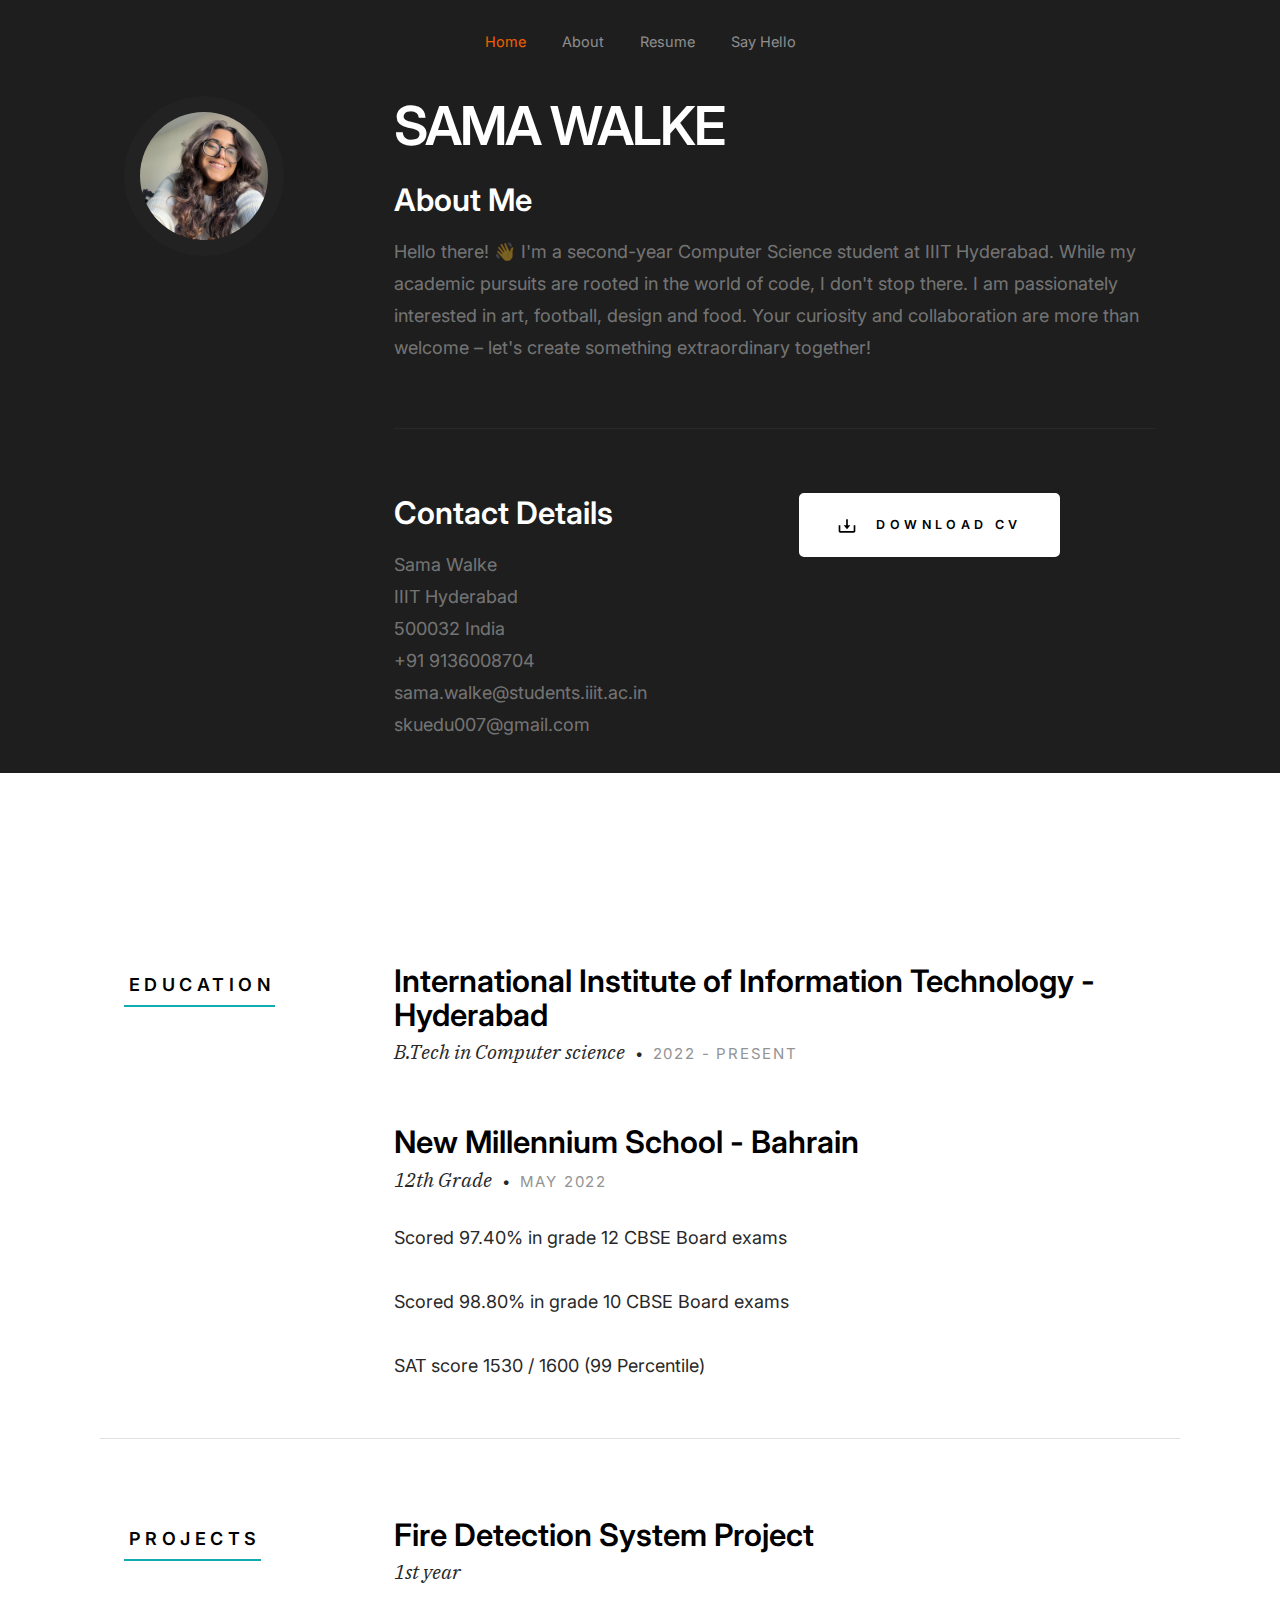
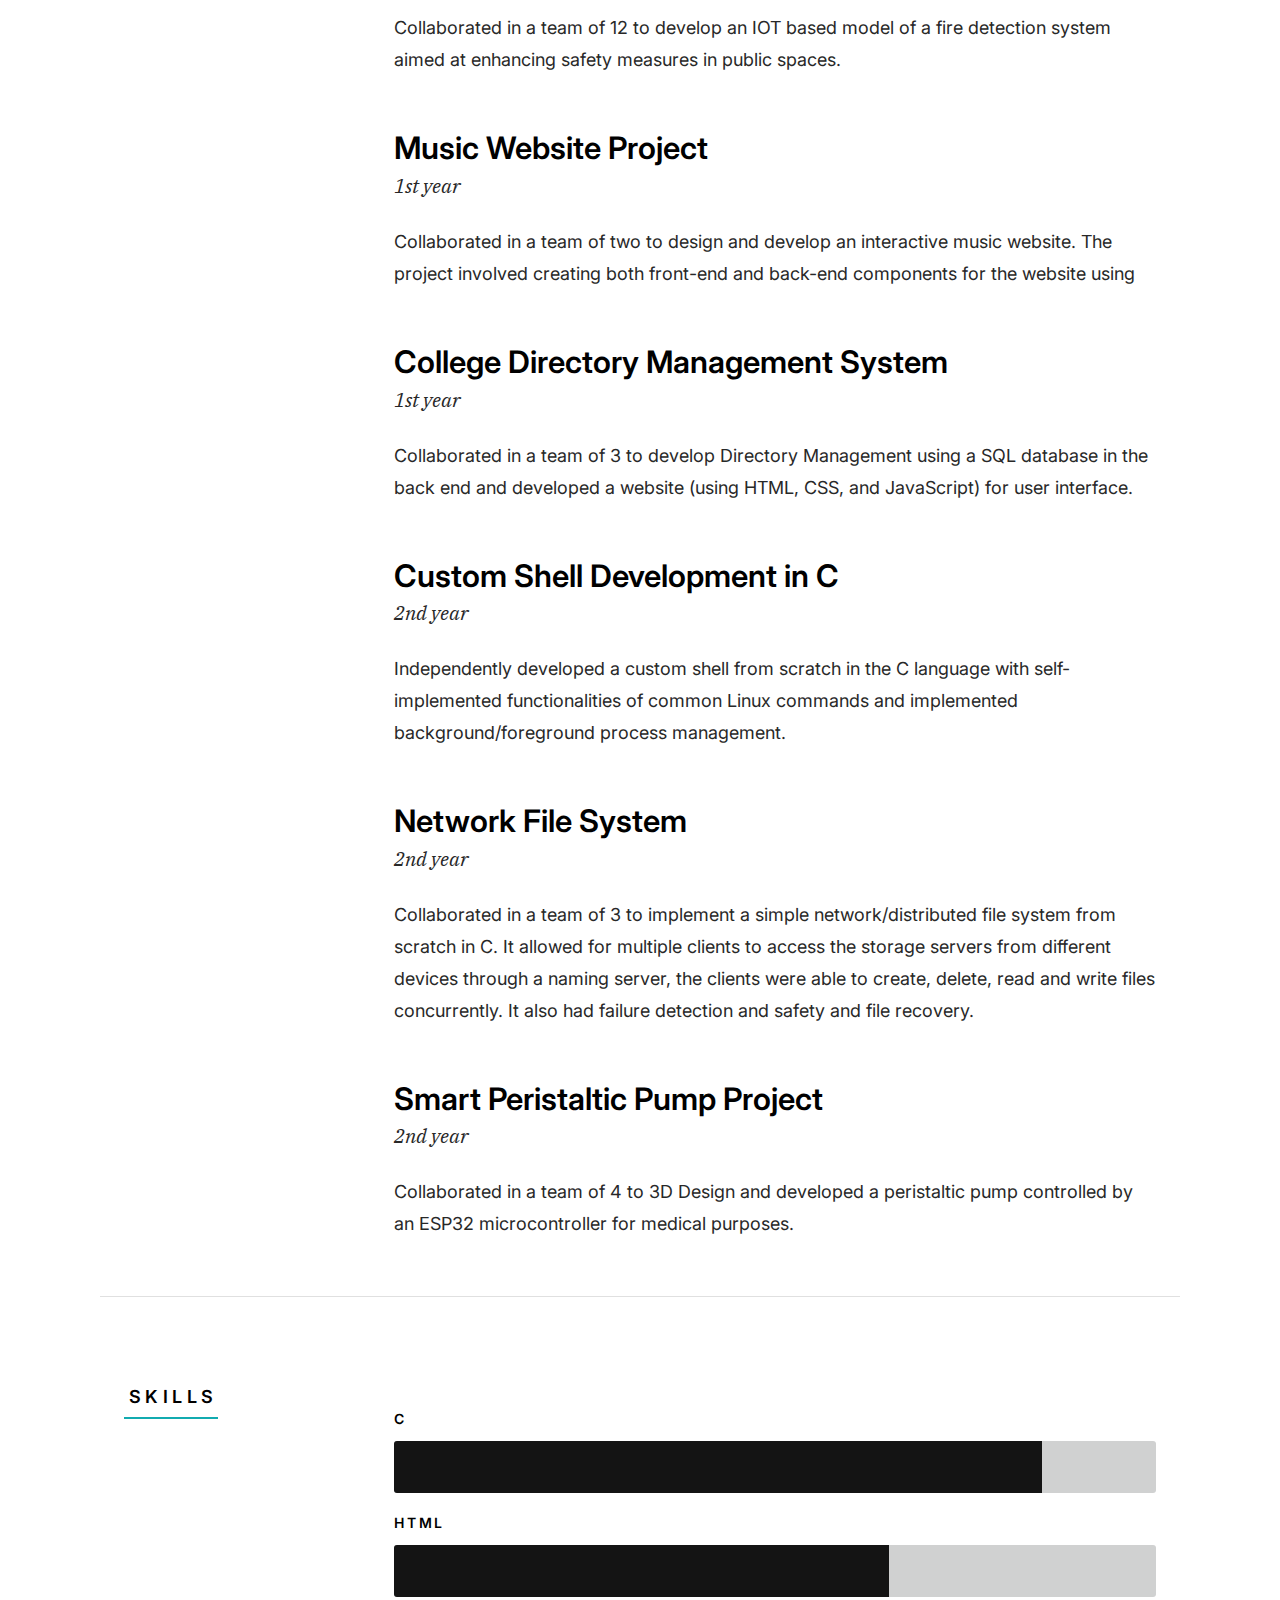
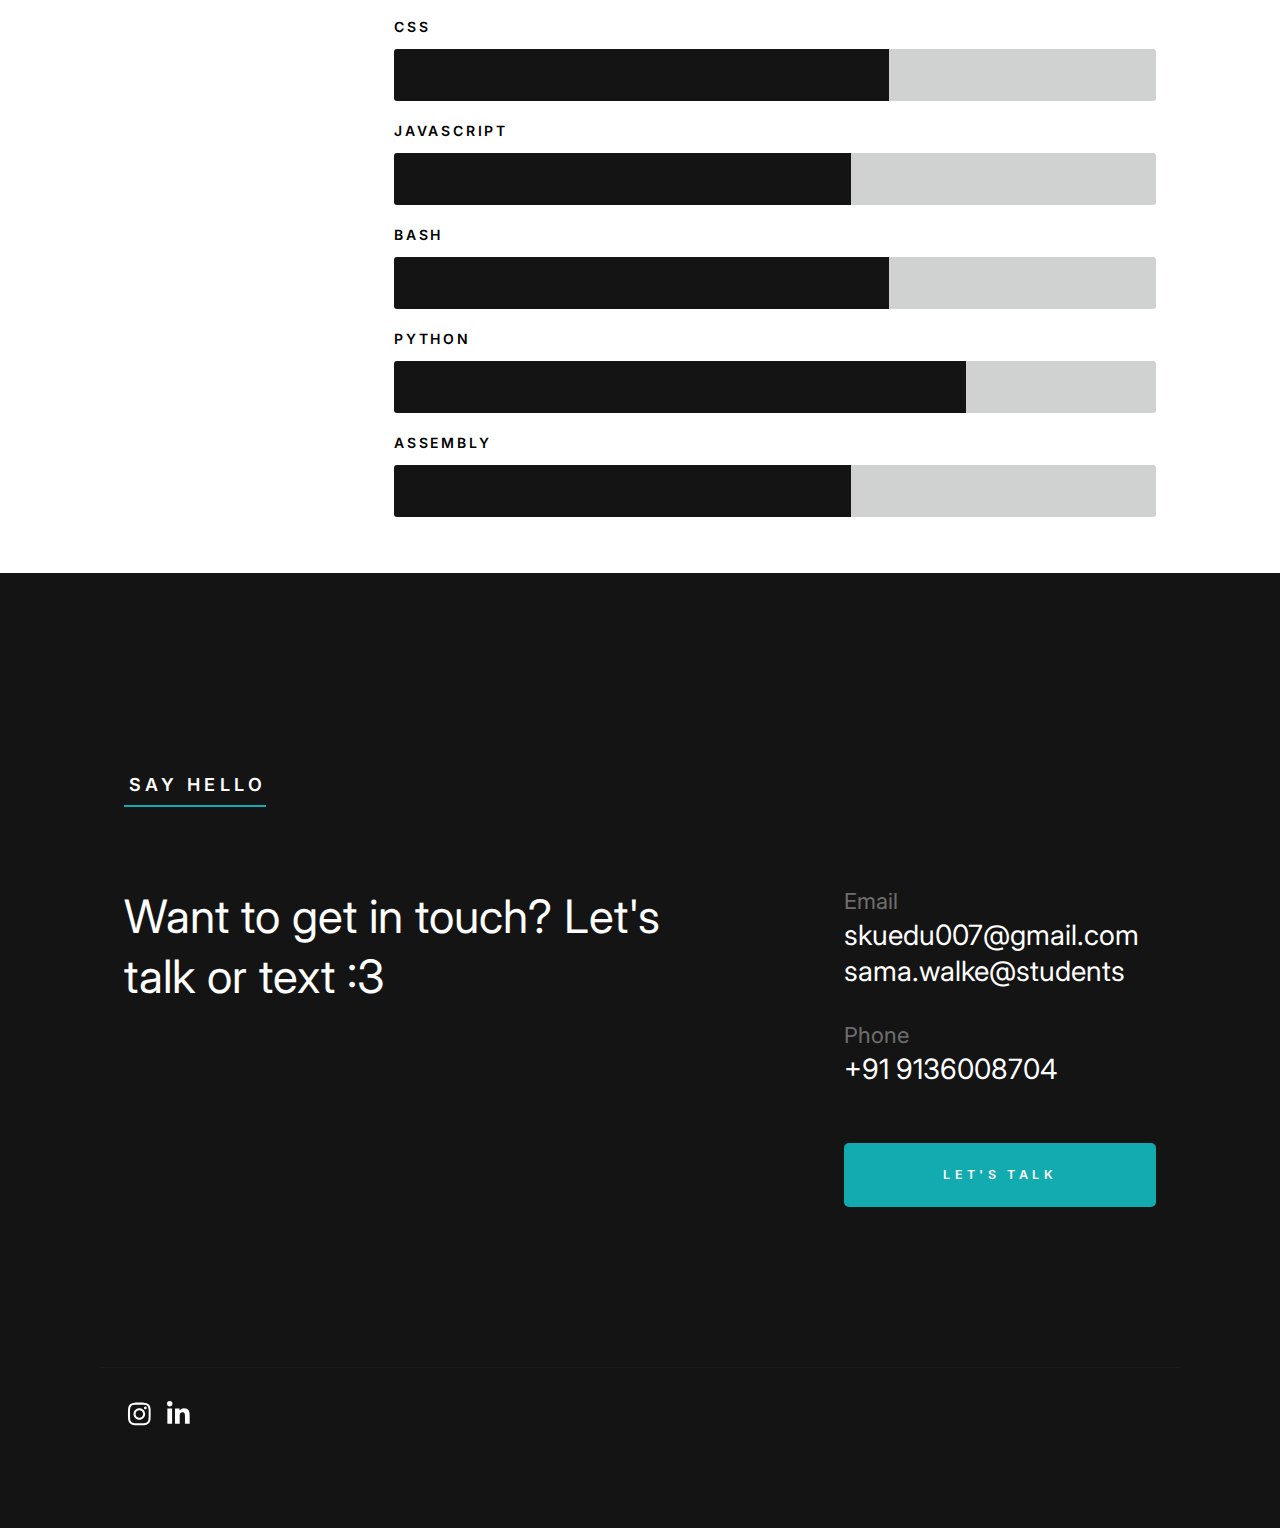
<file: index.html>
<!DOCTYPE html>
<html class="no-js" lang="en">
<head>

    <!--- basic page needs
    ================================================== -->
    <meta charset="utf-8">
    <title>Sama Walke</title>
    <meta name="description" content="">
    <meta name="author" content="">

    <!-- mobile specific metas
    ================================================== -->
    <meta name="viewport" content="width=device-width, initial-scale=1">

    <!-- CSS
    ================================================== -->
    <link rel="stylesheet" href="css/styles.css">
    <link rel="stylesheet" href="css/vendor.css">

    <!-- script
    ================================================== -->
    <script defer src="js/vendor/fontawesome/all.min.js"></script>

    <!-- favicons
    ================================================== -->
    <link rel="apple-touch-icon" sizes="180x180" href="apple-touch-icon.png">
    <link rel="icon" type="image/png" sizes="32x32" href="favicon-32x32.png">
    <link rel="icon" type="image/png" sizes="16x16" href="favicon-16x16.png">
    <link rel="manifest" href="site.webmanifest">

</head>

<body id="top" class="ss-preload">


    <!-- preloader
    ================================================== -->
    <div id="preloader">
        <div id="loader"></div>
    </div>


    <!-- header
    ================================================== -->
    <header class="s-header">
        <div class="row s-header__nav-wrap">
            <nav class="s-header__nav">
                <ul>
                    <li class="current"><a class="smoothscroll" href="#hero">Home</a></li>
                    <li><a class="smoothscroll" href="#about">About</a></li>
                    <li><a class="smoothscroll" href="#resume">Resume</a></li>
                    <li><a class="smoothscroll" href="#contact">Say Hello</a></li>
                </ul>
            </nav>
        </div> <!-- end row -->
        
        <a class="s-header__menu-toggle" href="#0" title="Menu">
            <span class="s-header__menu-icon"></span>
        </a>
    </header> <!-- end s-header -->


    <!-- hero
    ================================================== -->

    <!-- about
        
    ================================================== -->
    <section id="about" class="s-about target-section">
        <div class="row">
            <div class="column large-3 tab-12">
                <img class="s-about__pic" src="images/avatars/user-06.JPG" alt="">
            </div>
            <div class="column large-9 tab-12 s-about__content">
                <h1 class="titletitle">
                    SAMA WALKE
                </h1>
                <h3>About Me</h3>
                <p>
                    Hello there! 👋 I'm a second-year Computer Science student at IIIT Hyderabad.
                    While my academic pursuits are rooted in the world of code, I don't stop there. I am passionately interested in art, football, design and food.
                    Your curiosity and collaboration are more than welcome – let's create something extraordinary together!
                </p>

                <hr>

                <div class="row s-about__content-bottom">
                    <div class="column w-1000-stack">
                        <h3>Contact Details</h3>
    
                        <p>
                        Sama Walke <br>
                        IIIT Hyderabad<br>
                        500032 India <br>
                        <a href="tel:+1975432345">+91 9136008704</a> <br>
                        <a href="mailto:#0">sama.walke@students.iiit.ac.in</a><br>
                        <a href="mailto:#0">skuedu007@gmail.com</a>
                        </p>
                        
                    </div>
                    <div class="column w-1000-stack">
                        <a href="https://drive.google.com/file/d/168Gf2bHy5ILJ4r6c5LOpbGzPonL90xzu/view?usp=sharing" class="btn btn--download">
                            <svg xmlns="http://www.w3.org/2000/svg" width="24" height="24" viewBox="0 0 24 24" style="fill:rgba(0, 0, 0, 1);transform:;-ms-filter:"><path d="M12 16L16 11 13 11 13 4 11 4 11 11 8 11z"></path><path d="M20,18H4v-7H2v7c0,1.103,0.897,2,2,2h16c1.103,0,2-0.897,2-2v-7h-2V18z"></path></svg>
                            Download CV
                        </a>
                    </div>
                </div>
            </div>
        </div> <!-- end row -->

    </section> <!-- end s-about -->


    <!-- resume
    ================================================== -->
    <section id="resume" class="s-resume target-section">


        <div class="row s-resume__section">
            <div class="column large-3 tab-12">
                <h3 class="section-header-allcaps">Education</h3>
            </div>
            <div class="column large-9 tab-12">
                <div class="resume-block">

                    <div class="resume-block__header">
                        <h4 class="h3">International Institute of Information Technology - Hyderabad </h4>
                        <p class="resume-block__header-meta">
                            <span>B.Tech in Computer science</span> 
                            <span class="resume-block__header-date">
                                2022 - Present
                            </span>
                        </p>
                    </div>

                </div> <!-- end resume-block -->

                <div class="resume-block">

                    <div class="resume-block__header">
                        <h4 class="h3">New Millennium School - Bahrain</h4>
                        <p class="resume-block__header-meta">
                            <span>12th Grade</span> 
                            <span class="resume-block__header-date">
                                May 2022
                            </span>
                        </p>
                    </div>

                    <p>Scored 97.40% in grade 12 CBSE Board exams</p>
                    <p>Scored 98.80% in grade 10 CBSE Board exams</p>
                    <p>SAT score 1530 / 1600 (99 Percentile)</p>

                </div> <!-- end resume-block -->
            </div>
        </div> <!-- s-resume__section -->

        <div class="row s-resume__section">
            <div class="column large-3 tab-12">
                <h3 class="section-header-allcaps">Projects</h3>
            </div>
            <div class="column large-9 tab-12">
                <div class="resume-block">

                    <div class="resume-block__header">
                        <h4 class="h3">Fire Detection System Project </h4>
                        <p class="resume-block__header-meta">
                            <span>1st year</span> 
                        </p>
                    </div>
                    <p>Collaborated in a team of 12 to develop an IOT based model of a
                        fire detection system aimed at enhancing safety measures in public spaces.</p>

                </div> <!-- end resume-block -->

                <div class="resume-block">

                    <div class="resume-block__header">
                        <h4 class="h3">Music Website Project</h4>
                        <p class="resume-block__header-meta">
                            <span>1st year</span> 
                        </p>
                    </div>
                    <p>Collaborated in a team of two to design and develop an interactive music
                        website. The project involved creating both front-end and back-end components for the website using</p>

                </div> <!-- end resume-block -->

                <div class="resume-block">

                    <div class="resume-block__header">
                        <h4 class="h3">College Directory Management System</h4>
                        <p class="resume-block__header-meta">
                            <span>1st year</span> 
                        </p>
                    </div>
                    <p>Collaborated in a team of 3 to develop
                        Directory Management using a SQL database in the back end and developed a website (using HTML, CSS,
                        and JavaScript) for user interface.</p>

                </div> <!-- end resume-block -->

                <div class="resume-block">

                    <div class="resume-block__header">
                        <h4 class="h3">Custom Shell Development in C</h4>
                        <p class="resume-block__header-meta">
                            <span>2nd year</span> 
                        </p>
                    </div>
                    <p>Independently developed a custom shell from scratch in the C
                        language with self-implemented functionalities of common Linux commands and implemented
                        background/foreground process management.</p>

                </div> <!-- end resume-block -->


                <div class="resume-block">

                    <div class="resume-block__header">
                        <h4 class="h3">Network File System</h4>
                        <p class="resume-block__header-meta">
                            <span>2nd year</span> 
                        </p>
                    </div>
                    <p>Collaborated in a team of 3 to implement a simple network/distributed file
                        system from scratch in C. It allowed for multiple clients to access the storage servers from different devices
                        through a naming server, the clients were able to create, delete, read and write files concurrently. It also
                        had failure detection and safety and file recovery.</p>

                </div> <!-- end resume-block -->

                <div class="resume-block">

                    <div class="resume-block__header">
                        <h4 class="h3">Smart Peristaltic Pump Project</h4>
                        <p class="resume-block__header-meta">
                            <span>2nd year</span> 
                        </p>
                    </div>
                    <p>Collaborated in a team of 4 to 3D Design and developed
                        a peristaltic pump controlled by an ESP32 microcontroller for medical purposes.</p>

                </div> <!-- end resume-block -->


                    
            </div>
        </div> <!-- s-resume__section -->


        <div class="row s-resume__section">
            <div class="column large-3 tab-12">
                <h3 class="section-header-allcaps">Skills</h3>
            </div>
            <div class="column large-9 tab-12">
                <div class="resume-block">

                    <p>
                    
                    </p>

                    <ul class="skill-bars-fat">
                        <li>
                        <div class="progress percent85"></div>
                        <strong>C</strong>
                        </li>
                        <li>
                        <div class="progress percent65"></div>
                        <strong>HTML</strong>
                        </li>
                        <li>
                        <div class="progress percent65"></div>
                        <strong>CSS</strong>
                        </li>
                        <li>
                        <div class="progress percent60"></div>
                        <strong>Javascript</strong>
                        </li>
                        <li>
                        <div class="progress percent65"></div>
                        <strong>Bash</strong>
                        </li>
                        <li>
                        <div class="progress percent75"></div>
                        <strong>Python</strong>
                        </li>
                        <li>
                        <div class="progress percent60"></div>
                        <strong>Assembly</strong>
                        </li>
                    </ul>

                </div> <!-- end resume-block -->

            </div>
        </div> <!-- s-resume__section -->

    </section> <!-- end s-resume -->


    
    <!-- contact
    ================================================== -->
    <section id="contact" class="s-contact target-section">

        <div class="row s-contact__header">
            <div class="column large-12">
                <h3 class="section-header-allcaps">Say Hello</h3>
            </div>
        </div>

        <div class="row s-contact__content">

            <div class="column large-7 medium-12">

                <h4 class="huge-text">
                Want to get in touch? Let's talk or text :3
                </h4>

            </div>

            <div class="column large-4 medium-12">

                <div class="row contact-infos">
                    <div class="column large-12 medium-6 tab-12">
                        <div class="contact-block">
                            <h5 class="contact-block__header">
                                Email
                            </h5>
                            <p class="contact-block__content">
                                <a class="mailtoui" href="mailto:skuedu007@gmail.com">skuedu007@gmail.com</a><br>
                                <a class="mailtoui" href="mailto:sama.walke@students.iiit.ac.in">sama.walke@students</a>
                            </p>
                        </div> <!-- end contact-block -->
                    </div>
                    <div class="column large-12 medium-6 tab-12">
                        <div class="contact-block">
                            <h5 class="contact-block__header">
                                Phone
                            </h5>
                            <p class="contact-block__content">
                                <a href="tel:+91 9136008704">+91 9136008704</a>
                            </p>
                        </div> <!-- end contact-block -->
                    </div>

                    <div class="column large-12">
                        <a href="mailto:skuedu007@gmail.com" class="mailtoui btn btn--primary h-full-width">Let's Talk</a>
                    </div>
                </div> <!-- end contact-infos -->

            </div>
        </div> <!-- s-contact__content -->

    </section> <!-- end s-contact -->
    

    <!-- footer
    ================================================== -->
    <footer class="s-footer">
        <div class="row">
            <div class="column large-4 medium-6 w-1000-stack s-footer__social-block">
                <ul class="s-footer__social">
                    <li><a href="https://www.instagram.com/walkee_e/"><i class="fab fa-instagram" aria-hidden="true"></i></a></li>
                    <li><a href="https://www.linkedin.com/in/sama-walke-13a57528b/"><i class="fab fa-linkedin-in" aria-hidden="true"></i></a></li>
                </ul>
            </div>


        </div>

        <div class="ss-go-top">
            <a class="smoothscroll" title="Back to Top" href="#top">
                <svg xmlns="http://www.w3.org/2000/svg" viewBox="0 0 24 24"><path d="M6 4h12v2H6zm5 10v6h2v-6h5l-6-6-6 6z"/></svg>
             </a>
        </div> <!-- end ss-go-top -->
    </footer>


    <!-- Java Script
    ================================================== -->
    <script src="js/plugins.js"></script>
    <script src="js/main.js"></script>

</body>

</html>
</file>
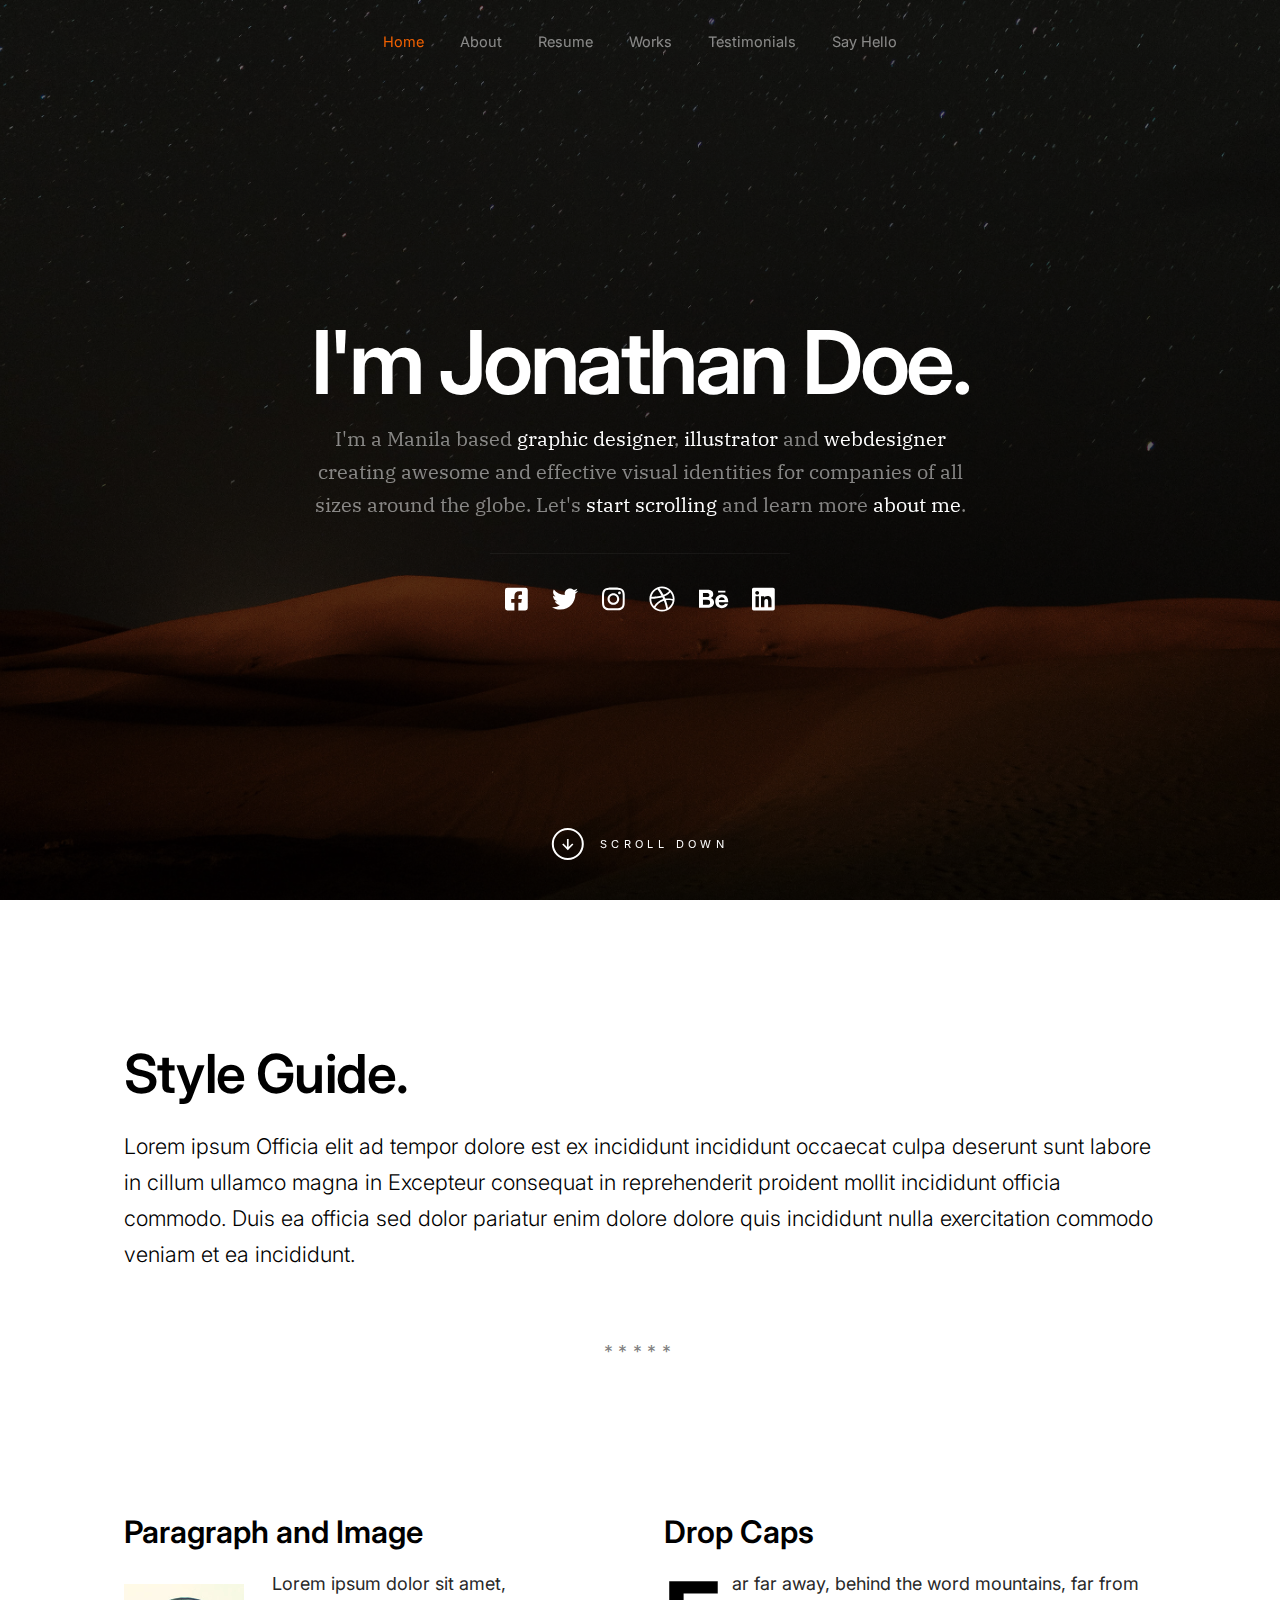
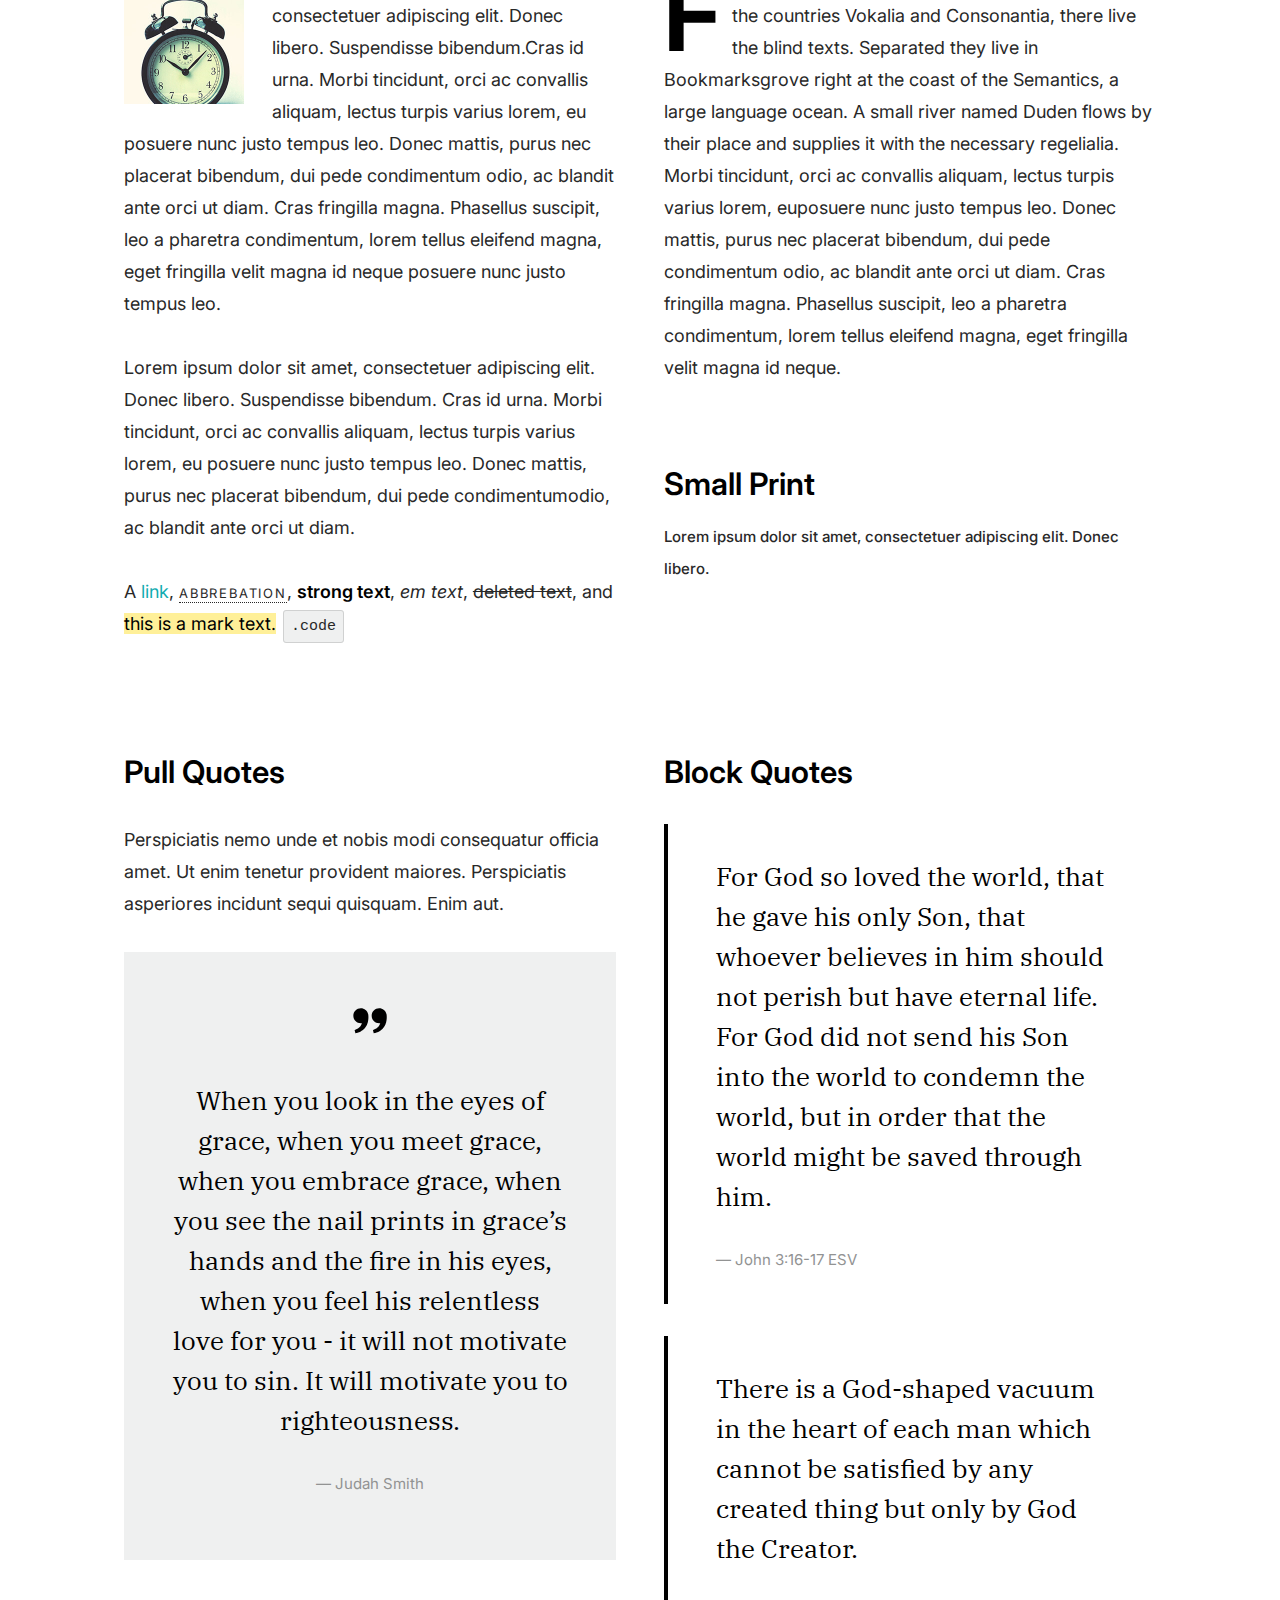
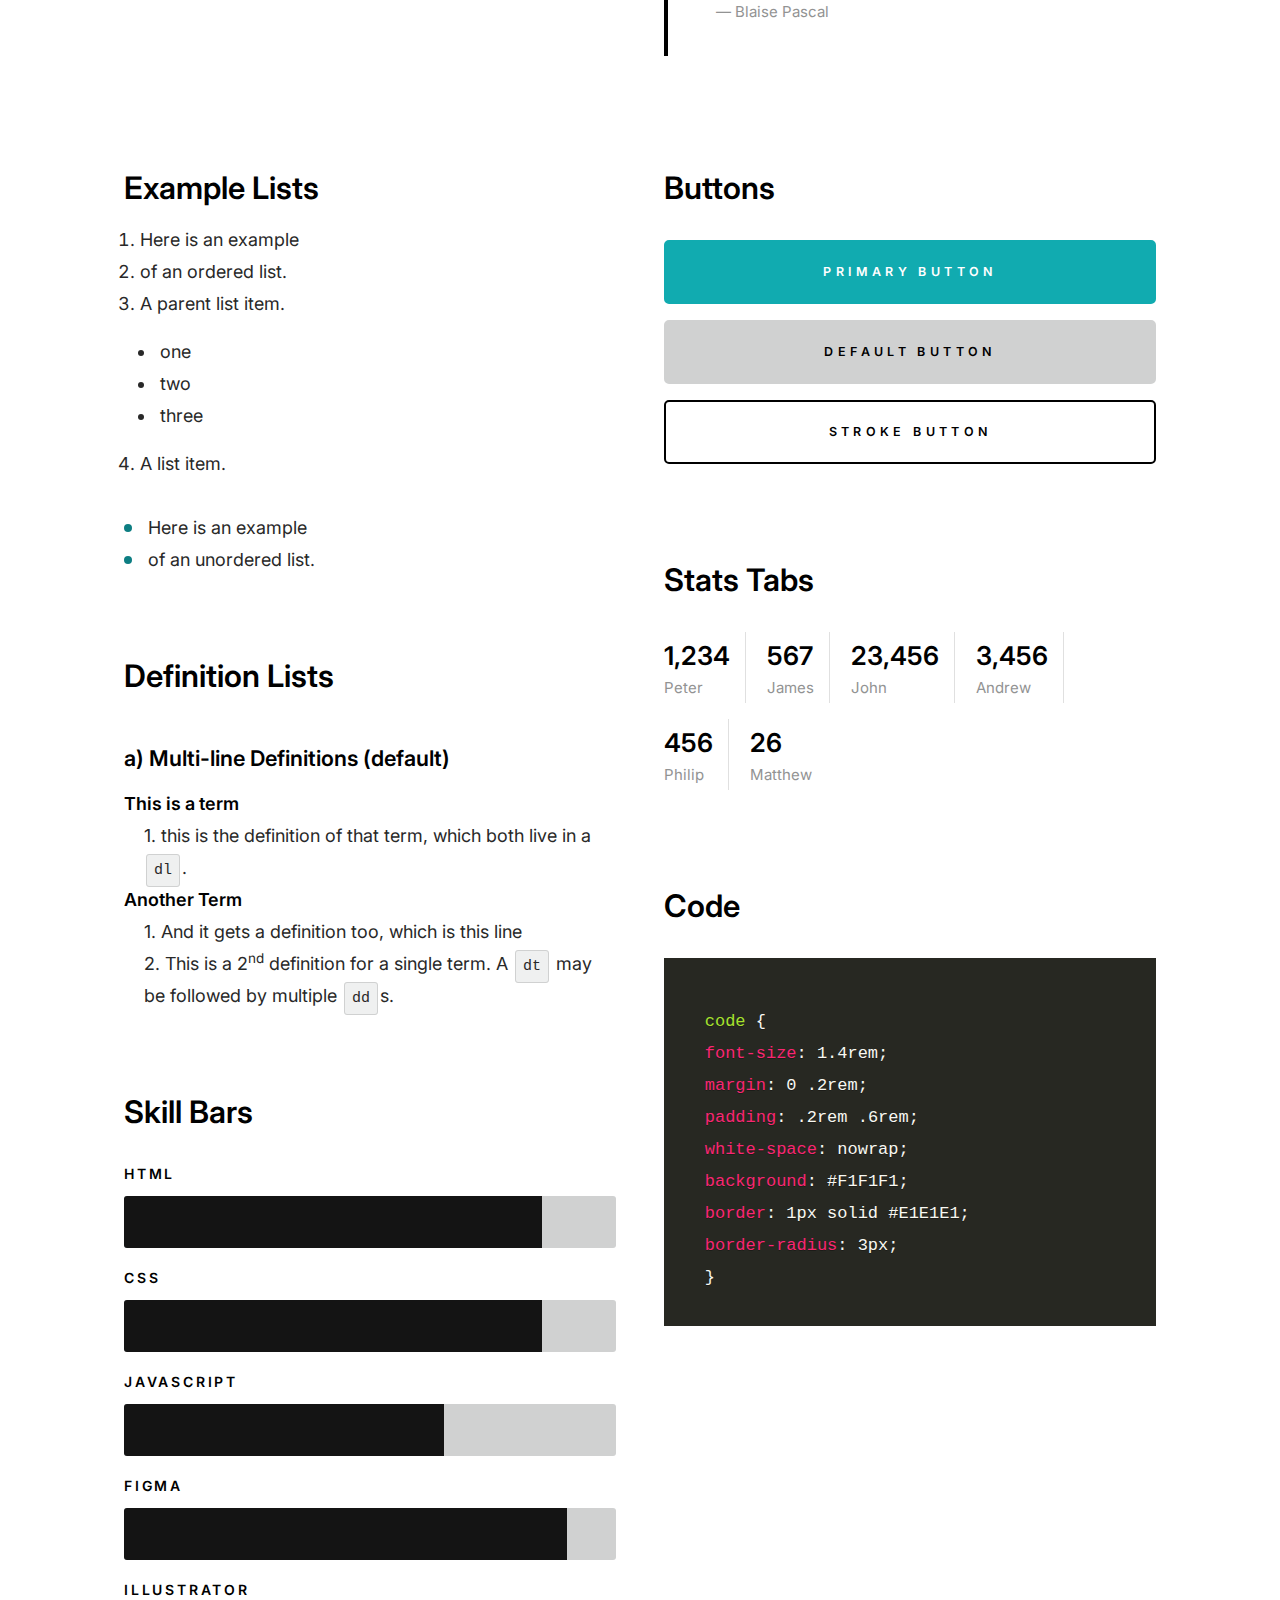
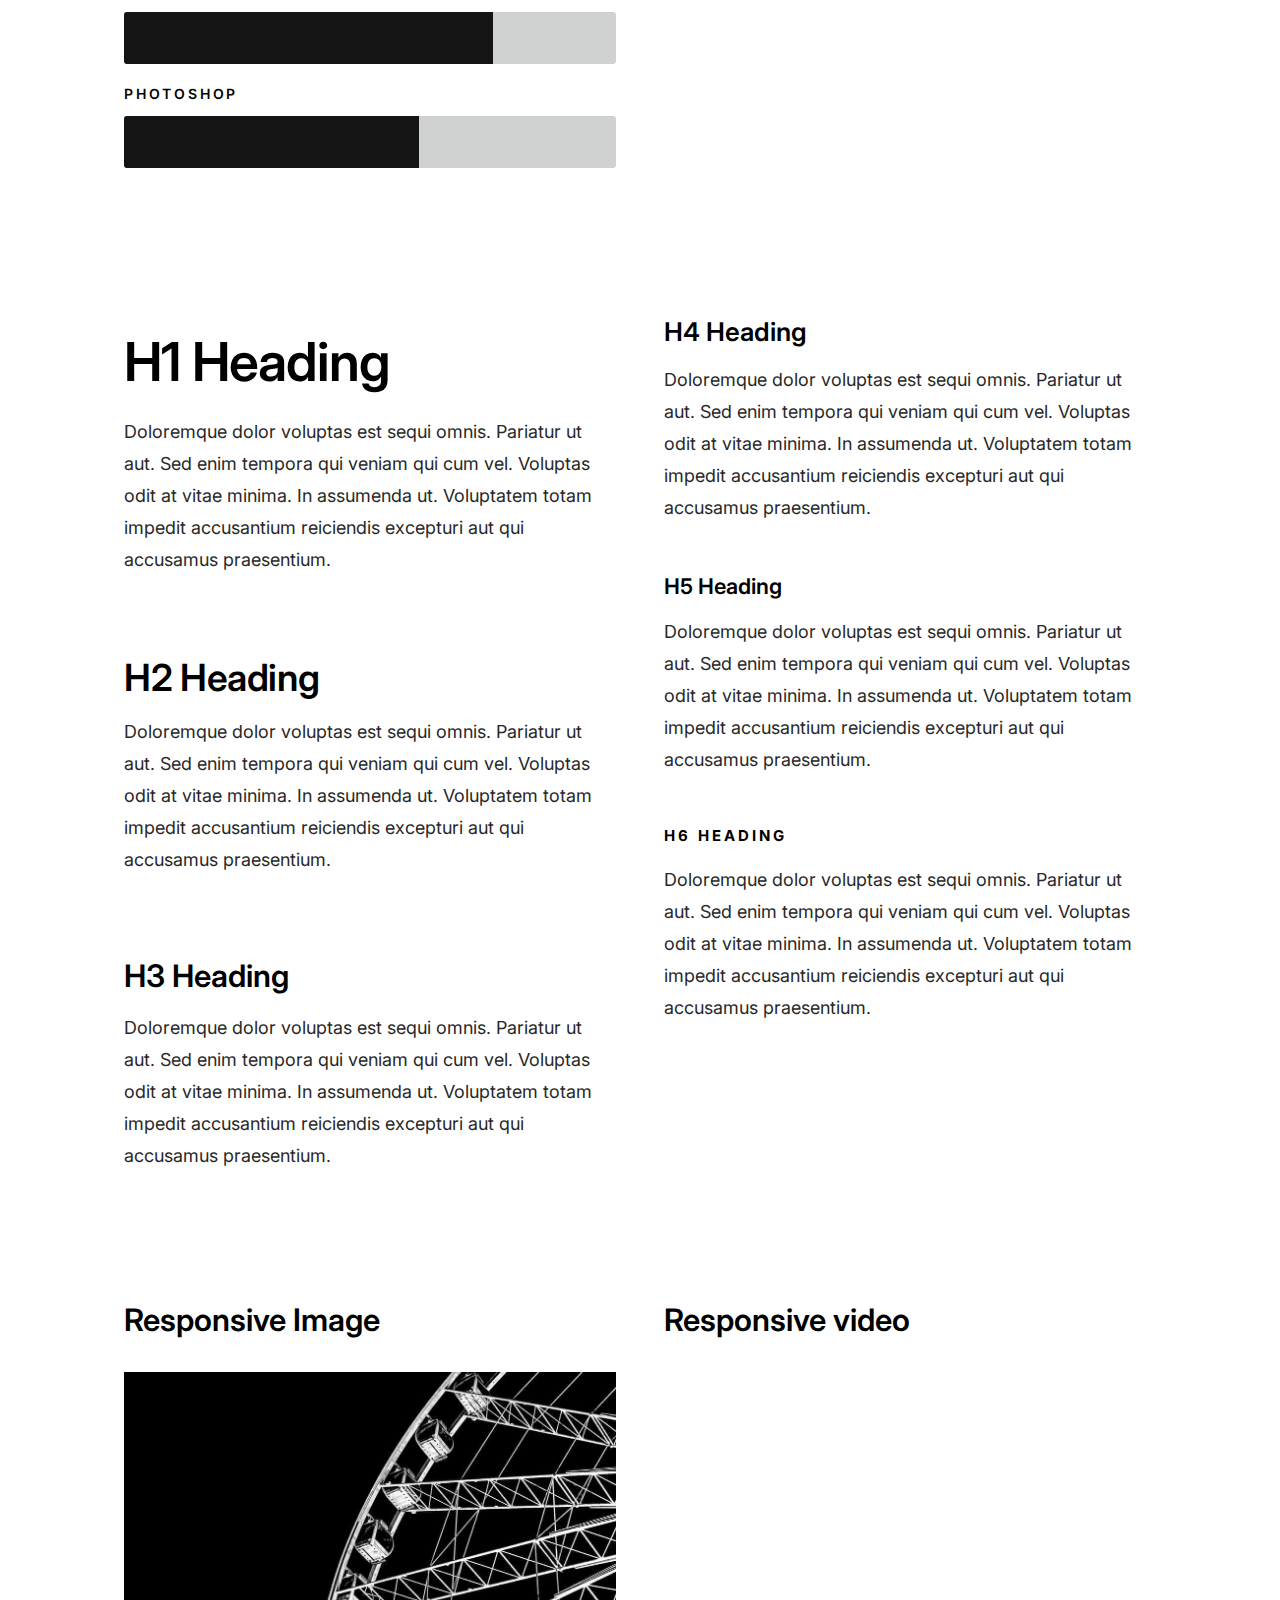
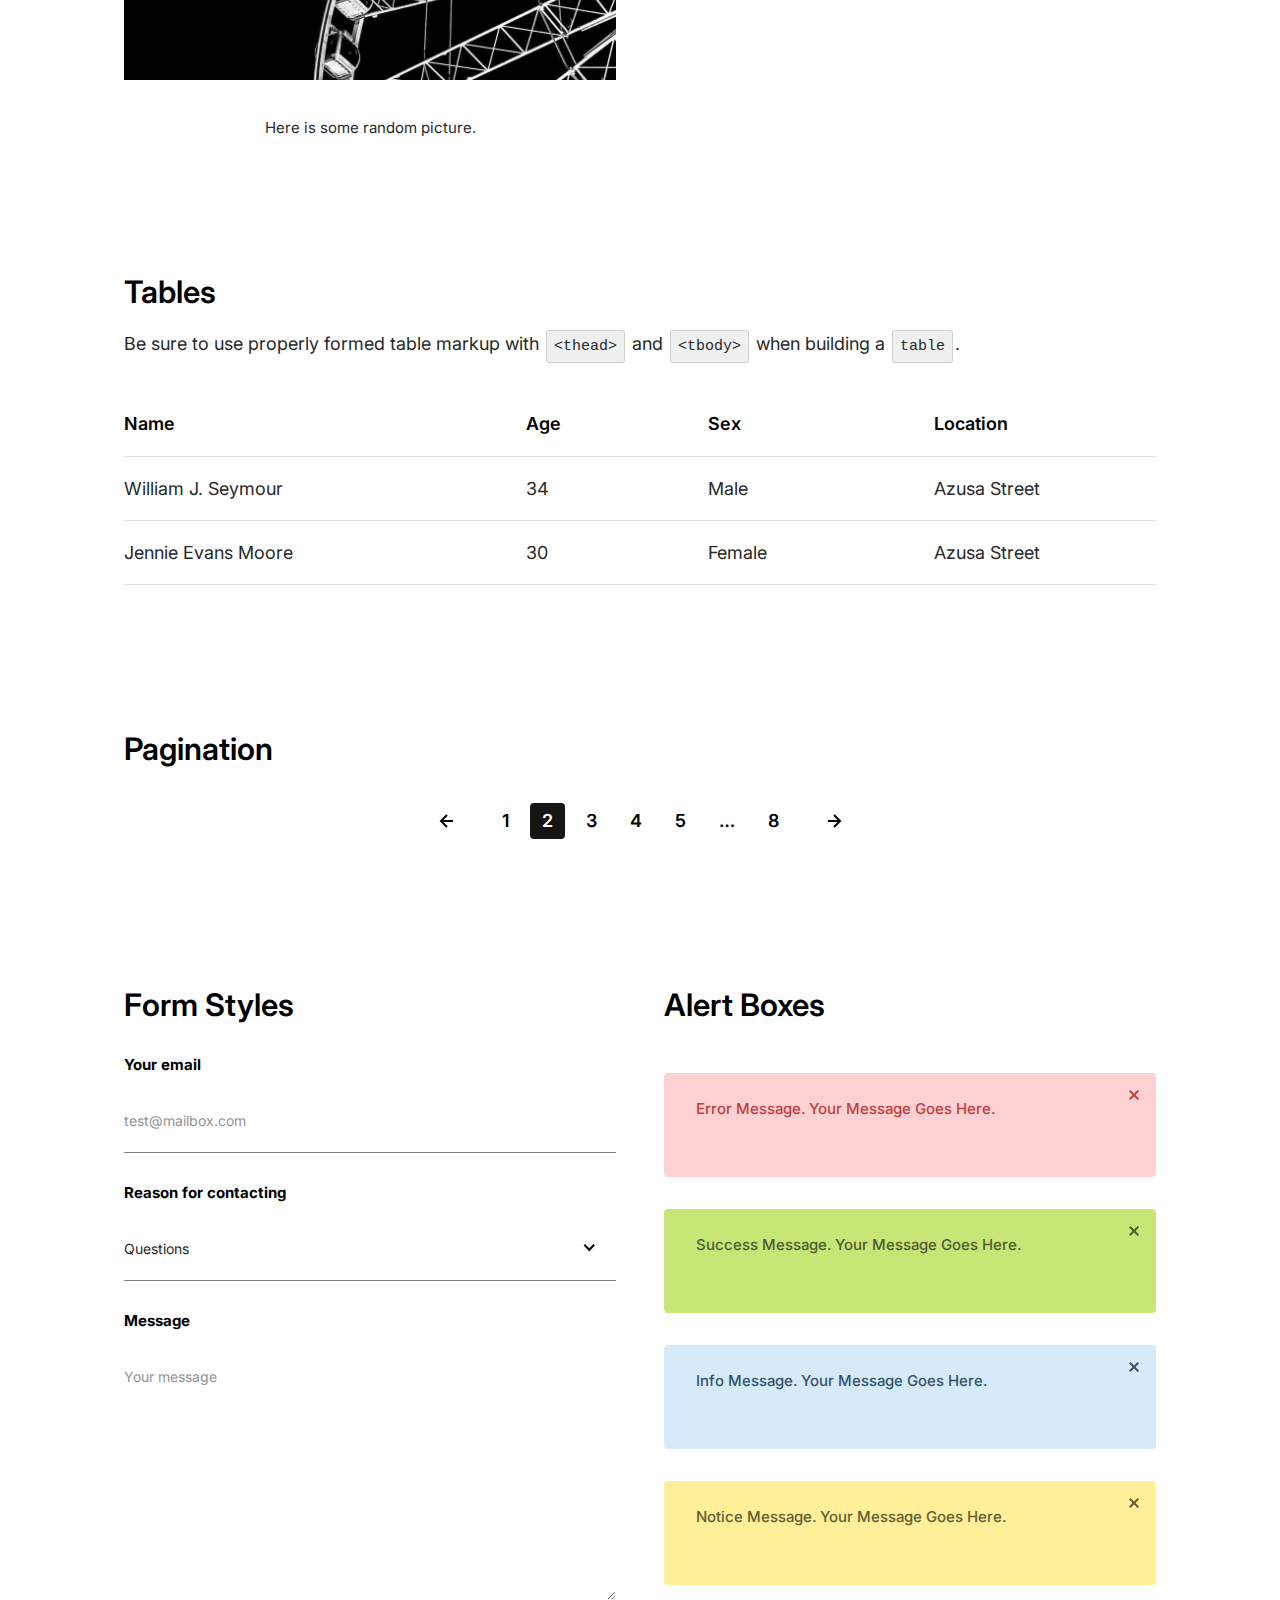
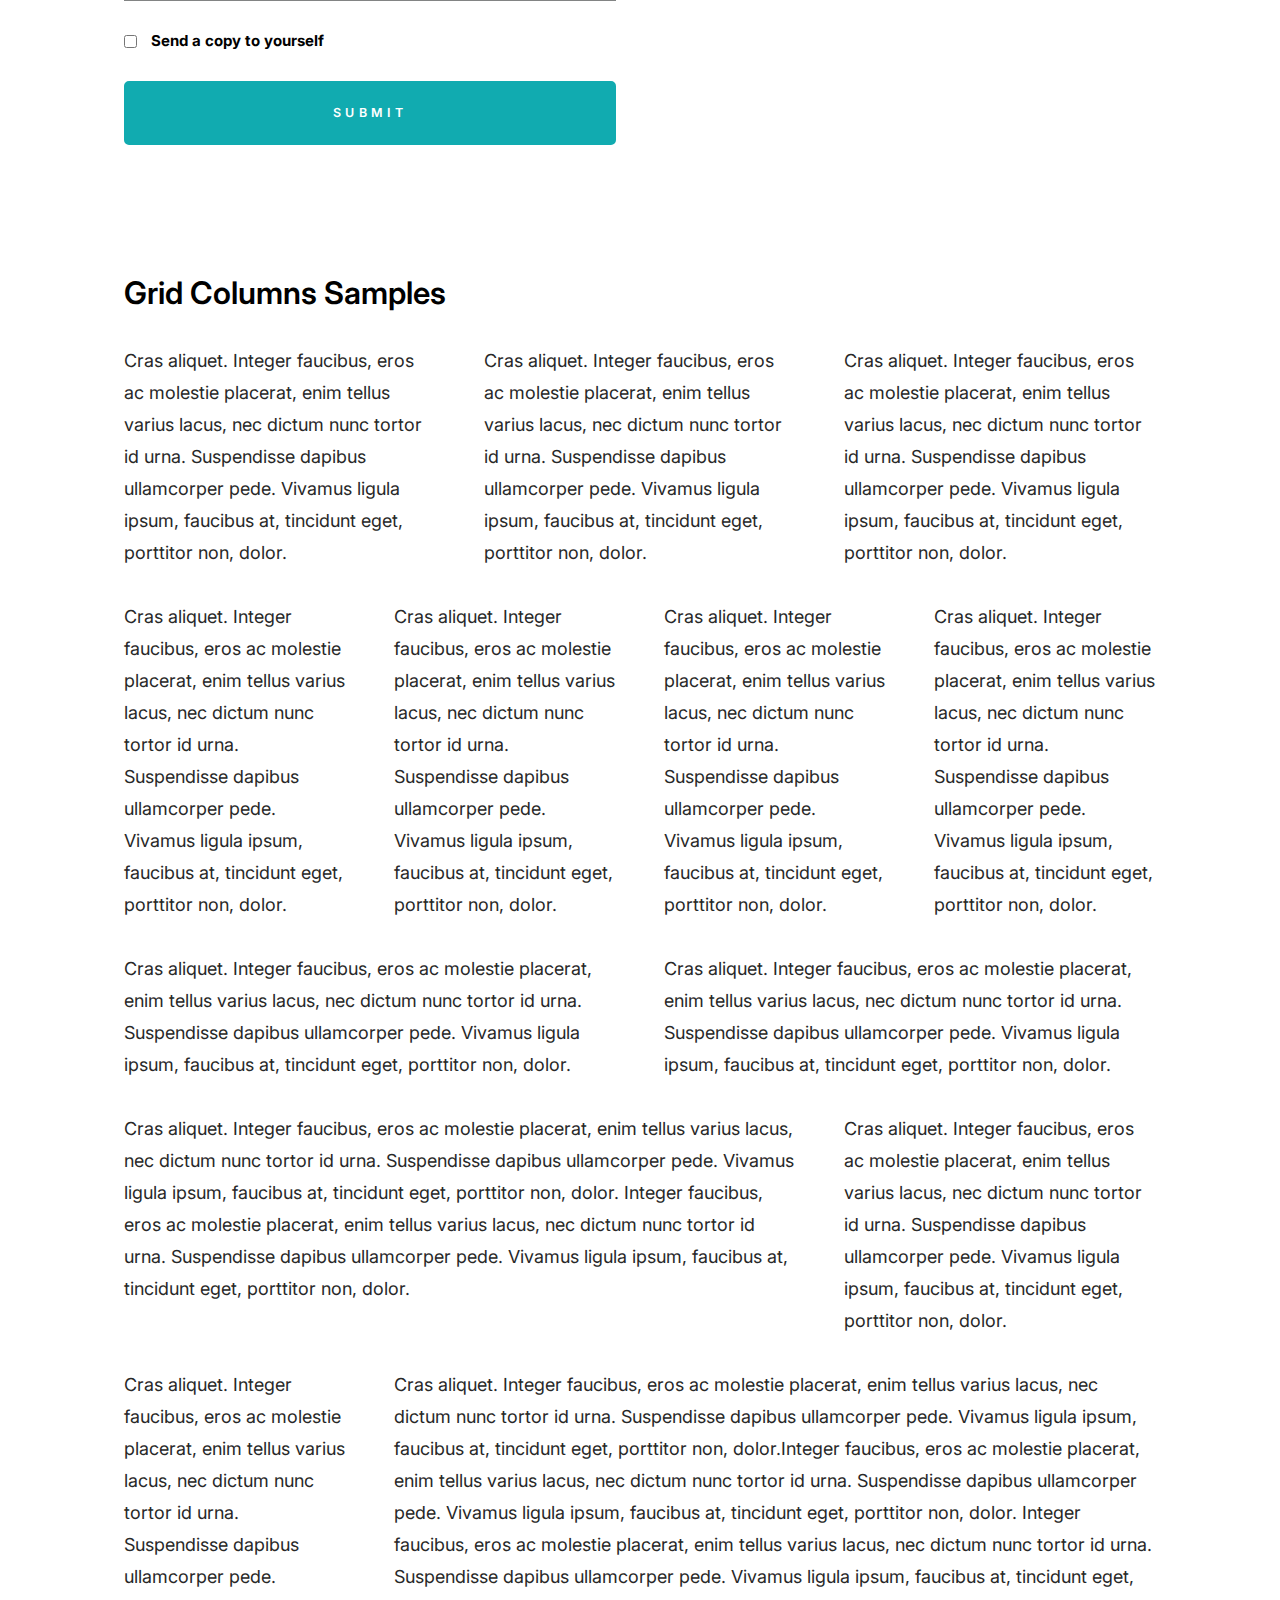
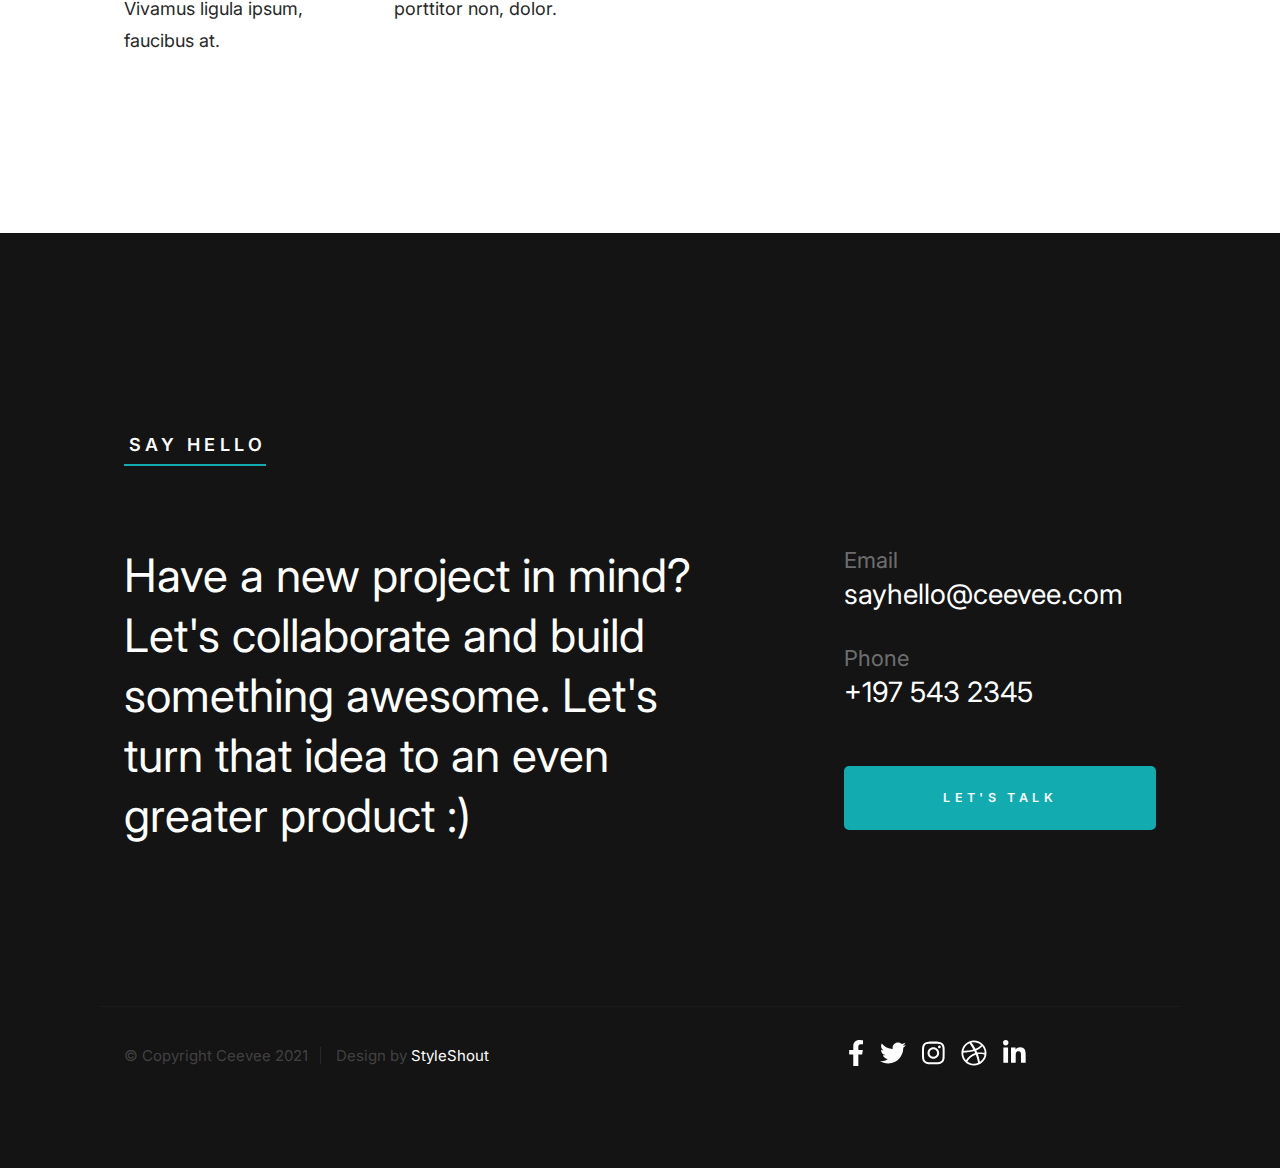
<file: styles.html>
<!DOCTYPE html>
<html class="no-js" lang="en">
<head>

    <!--- basic page needs
    ================================================== -->
    <meta charset="utf-8">
    <title>Styles - Ceevee 2.0</title>
    <meta name="description" content="">
    <meta name="author" content="">

    <!-- mobile specific metas
    ================================================== -->
    <meta name="viewport" content="width=device-width, initial-scale=1">

    <!-- CSS
    ================================================== -->
    <link rel="stylesheet" href="css/styles.css">
    <link rel="stylesheet" href="css/vendor.css">

    <style type="text/css" media="screen">
        .s-styles { 
            background-color: white;
            padding-top: calc(4.5 * var(--space));
            padding-bottom: calc(4.5 * var(--space));
            position: relative;
        }
        .s-styles .intro h1 {
            margin-top: 0;
        }
    </style>

    <!-- script
    ================================================== -->
    <script defer src="js/vendor/fontawesome/all.min.js"></script>

    <!-- favicons
    ================================================== -->
    <link rel="apple-touch-icon" sizes="180x180" href="apple-touch-icon.png">
    <link rel="icon" type="image/png" sizes="32x32" href="favicon-32x32.png">
    <link rel="icon" type="image/png" sizes="16x16" href="favicon-16x16.png">
    <link rel="manifest" href="site.webmanifest">

</head>

<body id="top" class="ss-preload">


    <!-- preloader
    ================================================== -->
    <div id="preloader">
        <div id="loader"></div>
    </div>


    <!-- header
    ================================================== -->
    <header class="s-header">
        <div class="row s-header__nav-wrap">
            <nav class="s-header__nav">
                <ul>
                    <li class="current"><a href="index.html">Home</a></li>
                    <li><a href="index.html#about">About</a></li>
                    <li><a href="index.html#resume">Resume</a></li>
                    <li><a href="index.html#portfolio">Works</a></li>
                    <li><a href="index.html#testimonials">Testimonials</a></li>
                    <li><a href="index.html#contact">Say Hello</a></li>
                </ul>
            </nav>
        </div> <!-- end row -->
        
        <a class="s-header__menu-toggle" href="#0" title="Menu">
            <span class="s-header__menu-icon"></span>
        </a>
    </header> <!-- end s-header -->


    <!-- hero
    ================================================== -->
    <section id="hero" class="s-hero target-section">

        <div class="s-hero__bg rellax" data-rellax-speed="-7"></div>

        <div class="row s-hero__content">
            <div class="column">

                <div class="s-hero__content-about">

                    <h1>I'm Jonathan Doe.</h1>

                    <h3>
                    I'm a Manila based <span>graphic designer</span>, <span>illustrator</span> and <span>webdesigner</span> creating awesome and
                    effective visual identities for companies of all sizes around the globe. Let's <a href="#about">start scrolling</a>
                    and learn more <a href="#about">about me</a>.
                    </h3>

                    <div class="s-hero__content-social">
                        <a href="#0"><i class="fab fa-facebook-square" aria-hidden="true"></i></a>
                        <a href="#0"><i class="fab fa-twitter" aria-hidden="true"></i></a>
                        <a href="#0"><i class="fab fa-instagram" aria-hidden="true"></i></a>
                        <a href="#0"><i class="fab fa-dribbble" aria-hidden="true"></i></a>
                        <a href="#0"><i class="fab fa-behance" aria-hidden="true"></i></a>
                        <a href="#0"><i class="fab fa-linkedin" aria-hidden="true"></i></a>
                    </div>

                </div> <!-- end s-hero__content-about -->

            </div>
        </div> <!-- s-hero__content -->

        <div class="s-hero__scroll">
            <a href="#styles" class="s-hero__scroll-link smoothscroll">
                <span class="scroll-arrow">
                    <svg xmlns="http://www.w3.org/2000/svg" width="24" height="24" viewBox="0 0 24 24" style="fill:rgba(0, 0, 0, 1);transform:;-ms-filter:"><path d="M18.707 12.707L17.293 11.293 13 15.586 13 6 11 6 11 15.586 6.707 11.293 5.293 12.707 12 19.414z"></path></svg>
                </span>
                <span class="scroll-text">Scroll Down</span>
            </a>
        </div> <!-- s-hero__scroll -->

    </section> <!-- end s-hero -->


    <!-- s-styles
    ================================================== -->
    <section id="styles" class="s-styles">

        <div class="row">

            <div class="column large-12 intro">

                <h1>Style Guide.</h1>

                <p class="lead">Lorem ipsum Officia elit ad tempor dolore est ex incididunt incididunt occaecat culpa deserunt 
                sunt labore in cillum ullamco magna in Excepteur consequat in reprehenderit proident mollit incididunt officia commodo.
                Duis ea officia sed dolor pariatur enim dolore dolore quis incididunt nulla exercitation commodo veniam et ea incididunt.
                </p>

                <hr class="fancy">
            </div>

        </div> <!-- end row -->

        <div class="row">

            <div class="column large-6 tab-12">

                <h3>Paragraph and Image</h3>

                <p><a href="#"><img width="120" height="120" class="h-pull-left" alt="sample-image" src="images/sample-image.jpg"></a>
                Lorem ipsum dolor sit amet, consectetuer adipiscing elit. Donec libero. Suspendisse bibendum.Cras id urna. Morbi 
                tincidunt, orci ac convallis aliquam, lectus turpis varius lorem, eu posuere nunc justo tempus leo. Donec mattis, 
                purus nec placerat bibendum, dui pede condimentum odio, ac blandit ante orci ut diam. Cras fringilla magna. 
                Phasellus suscipit, leo a pharetra condimentum, lorem tellus eleifend magna, eget fringilla velit magna id 
                neque posuere nunc justo tempus leo. </p>

                <p>
                Lorem ipsum dolor sit amet, consectetuer adipiscing elit. Donec libero. Suspendisse bibendum. Cras id urna. 
                Morbi tincidunt, orci ac convallis aliquam, lectus turpis varius lorem, eu posuere nunc justo tempus leo. 
                Donec mattis, purus nec placerat bibendum, dui pede condimentumodio, ac blandit ante orci ut diam.	
                </p>

                <p>A <a href="#">link</a>,
                <abbr title="this really isn't a very good description">abbrebation</abbr>,
                <strong>strong text</strong>,
                <em>em text</em>,
                <del>deleted text</del>, and
                <mark>this is a mark text.</mark>
                <code>.code</code>
                </p>

            </div>

            <div class="column large-6 tab-12">

                <h3>Drop Caps</h3>

                <p class="drop-cap">Far far away, behind the word mountains, far from the countries Vokalia and Consonantia,
                there live the blind texts. Separated they live in Bookmarksgrove right at the coast of the
                Semantics, a large language ocean. A small river named Duden flows by their place and supplies it with the 
                necessary regelialia. Morbi tincidunt, orci ac convallis aliquam, lectus turpis varius lorem, 
                euposuere nunc justo tempus leo. Donec mattis, purus nec placerat bibendum, dui pede condimentum odio, 
                ac blandit ante orci ut diam. Cras fringilla magna. Phasellus suscipit, leo a pharetra condimentum, 
                lorem tellus eleifend magna, eget fringilla velit magna id neque.
                </p>

                <h3>Small Print</h3>

                <p><small>Lorem ipsum dolor sit amet, consectetuer adipiscing elit. Donec libero.</small></p>

            </div>

        </div> <!-- end row -->

        <div class="row">

            <div class="column large-6 tab-12">

                <h3 class="h-add-bottom">Pull Quotes</h3>

                <p>
                Perspiciatis nemo unde et nobis modi consequatur officia amet. Ut enim 
                tenetur provident maiores. Perspiciatis asperiores incidunt sequi 
                quisquam. Enim aut. 
                </p>

                <figure class="pull-quote">
                    <blockquote>
                        <p>
                        When you look in the eyes of grace, when you meet grace, 
                        when you embrace grace, when you see the nail prints in 
                        grace’s hands and the fire in his eyes, when you feel his 
                        relentless love for you - it will not motivate you to sin. 
                        It will motivate you to righteousness.
                        </p>

                        <footer>
                            <cite>Judah Smith</cite>
                        </footer>
                    </blockquote>
                </figure>

            </div>

            <div class="column large-6 tab-12">

                <h3 class="h-add-bottom">Block Quotes</h3>

                <blockquote cite="http://where-i-got-my-info-from.com">
                    <p>
                    For God so loved the world, that he gave his only Son, that whoever believes in 
                    him should not perish but have eternal life. For God did not send his Son into 
                    the world to condemn the world, but in order that the world might be 
                    saved through him.
                    </p>

                    <footer>
                        <cite>
                            <a href="#0">John 3:16-17 ESV</a>
                        </cite>
                    </footer>

                </blockquote>

                <blockquote>
                    <p>There is a God-shaped vacuum in the heart of each man which cannot be satisfied 
                    by any created thing but only by God the Creator.</p>

                    <footer>
                        <cite>Blaise Pascal</cite>
                    </footer>

                </blockquote>

            </div>

        </div> <!-- end row -->

        <div class="row h-add-half-bottom">

            <div class="column large-6 tab-12">

                <h3>Example Lists</h3>

                <ol>
                    <li>Here is an example</li>
                    <li>of an ordered list.</li>
                    <li>A parent list item.
                        <ul>
                            <li>one</li>
                            <li>two</li>
                            <li>three</li>
                        </ul>
                        </li>
                        <li>A list item.</li>
                    </ol>

                <ul class="disc">
                    <li>Here is an example</li>
                    <li>of an unordered list.</li>
                </ul>

                <h3>Definition Lists</h3>

                <h5>a) Multi-line Definitions (default) </h5>

                <dl class="dictionary-style">
                    <dt><strong>This is a term</strong></dt>
                        <dd>this is the definition of that term, which both live in a <code>dl</code>.</dd>
                    <dt><strong>Another Term</strong></dt>
                        <dd>And it gets a definition too, which is this line</dd>
                        <dd>This is a 2<sup>nd</sup> definition for a single term. A <code>dt</code> may be followed by multiple <code>dd</code>s.</dd>
                </dl>

                <h3 class="h-add-bottom">Skill Bars</h3>

                <ul class="skill-bars-fat">
                    <li>
                    <div class="progress percent85"></div>
                    <strong>HTML</strong>
                    </li>
                    <li>
                    <div class="progress percent85"></div>
                    <strong>CSS</strong>
                    </li>
                    <li>
                    <div class="progress percent65"></div>
                    <strong>Javascript</strong>
                    </li>
                    <li>
                    <div class="progress percent90"></div>
                    <strong>Figma</strong>
                    </li>
                    <li>
                    <div class="progress percent75"></div>
                    <strong>Illustrator</strong>
                    </li>
                    <li>
                    <div class="progress percent60"></div>
                    <strong>Photoshop</strong>
                    </li>
                </ul>

            </div>

            <div class="column large-6 tab-12">

                <h3 class="h-add-bottom">Buttons</h3>

                <p>
                    <a class="btn btn--primary h-full-width" href="#0">Primary Button</a>
                    <a class="btn h-full-width" href="#0">Default Button</a>
                    <a class="btn btn--stroke h-full-width" href="#0">Stroke Button</a>
                </p>

                <h3>Stats Tabs</h3>

                <ul class="stats-tabs">
                    <li><a href="#0">1,234 <em>Peter</em></a></li>
                    <li><a href="#0">567 <em>James</em></a></li>
                    <li><a href="#0">23,456 <em>John</em></a></li>
                    <li><a href="#0">3,456 <em>Andrew</em></a></li>
                    <li><a href="#0">456 <em>Philip</em></a></li>
                    <li><a href="#0">26 <em>Matthew</em></a></li>
                </ul>

                <h3 class="h-add-bottom">Code</h3>

<pre><code class="language-css">
    code {
    font-size: 1.4rem;
    margin: 0 .2rem;
    padding: .2rem .6rem;
    white-space: nowrap;
    background: #F1F1F1;
    border: 1px solid #E1E1E1;	
    border-radius: 3px;
    }
</code></pre>

            </div>

        </div> <!-- end row -->

        <div class="row h-add-half-bottom">

            <div class="column large-6 tab-12">
                    
                <h1>H1 Heading</h1>
                <p>Doloremque dolor voluptas est sequi omnis. Pariatur ut aut. Sed enim tempora qui veniam qui cum vel. 
                Voluptas odit at vitae minima. In assumenda ut. Voluptatem totam impedit accusantium reiciendis excepturi aut qui accusamus praesentium.</p>

                <h2>H2 Heading</h2>
                <p>Doloremque dolor voluptas est sequi omnis. Pariatur ut aut. Sed enim tempora qui veniam qui cum vel. 
                Voluptas odit at vitae minima. In assumenda ut. Voluptatem totam impedit accusantium reiciendis excepturi aut qui accusamus praesentium.</p>

                <h3>H3 Heading</h3>
                <p>Doloremque dolor voluptas est sequi omnis. Pariatur ut aut. Sed enim tempora qui veniam qui cum vel. 
                Voluptas odit at vitae minima. In assumenda ut. Voluptatem totam impedit accusantium reiciendis excepturi aut qui accusamus praesentium.</p>

                
            </div>

            <div class="column large-6 tab-12">
                <h4>H4 Heading</h4>
                <p>Doloremque dolor voluptas est sequi omnis. Pariatur ut aut. Sed enim tempora qui veniam qui cum vel. 
                Voluptas odit at vitae minima. In assumenda ut. Voluptatem totam impedit accusantium reiciendis excepturi aut qui accusamus praesentium.</p>

                <h5>H5 Heading</h5>
                <p>Doloremque dolor voluptas est sequi omnis. Pariatur ut aut. Sed enim tempora qui veniam qui cum vel. 
                Voluptas odit at vitae minima. In assumenda ut. Voluptatem totam impedit accusantium reiciendis excepturi aut qui accusamus praesentium.</p>

                <h6>H6 Heading</h6>
                <p>Doloremque dolor voluptas est sequi omnis. Pariatur ut aut. Sed enim tempora qui veniam qui cum vel. 
                Voluptas odit at vitae minima. In assumenda ut. Voluptatem totam impedit accusantium reiciendis excepturi aut qui accusamus praesentium.</p>
    
                
            </div>

        </div> <!-- end row -->

        <div class="row h-add-half-bottom">

            <div class="column large-6 tab-12">

                <h3 class="h-add-bottom">Responsive Image</h3>

                <figure>
                    <img src="images/wheel-500.jpg" 
                    srcset="images/wheel-1000.jpg 1000w, 
                    images/wheel-500.jpg 500w" 
                    sizes="(max-width: 1000px) 100vw, 1000px" alt="">

                    <figcaption>
                        Here is some random picture.
                    </figcaption>
                </figure>

            </div>

            <div class="column large-6 tab-12">

                <h3 class="h-add-bottom">Responsive video</h3>

                <div class="video-container">
                <iframe title="vimeo-player" src="https://player.vimeo.com/video/14592941" width="640" height="360" frameborder="0" allowfullscreen></iframe>                
                </div>

            </div>
            
        </div> <!-- end row -->

        <div class="row h-add-bottom">

            <div class="column large-12">

                <h3>Tables</h3>
                <p>Be sure to use properly formed table markup with <code>&lt;thead&gt;</code> and <code>&lt;tbody&gt;</code> when building a <code>table</code>.</p>

                <div class="table-responsive">

                    <table>
                            <thead>
                            <tr>
                                <th>Name</th>
                                <th>Age</th>
                                <th>Sex</th>
                                <th>Location</th>
                            </tr>
                            </thead>
                            <tbody>
                            <tr>
                                <td>William J. Seymour</td>
                                <td>34</td>
                                <td>Male</td>
                                <td>Azusa Street</td>
                            </tr>
                            <tr>
                                <td>Jennie Evans Moore</td>
                                <td>30</td>
                                <td>Female</td>
                                <td>Azusa Street</td>
                            </tr>
                            </tbody>
                    </table>

                </div>

            </div>
            
        </div> <!-- end row -->

        <div class="row">

            <div class="column large-12">
                <h3>Pagination</h3>

                <nav class="pgn">
                    <ul>
                        <li>
                            <a class="pgn__prev" href="#0">
                                <svg xmlns="http://www.w3.org/2000/svg" width="24" height="24" viewBox="0 0 24 24"><path d="M12.707 17.293L8.414 13H18v-2H8.414l4.293-4.293-1.414-1.414L4.586 12l6.707 6.707z"/></svg>
                            </a>
                        </li>
                        <li><a class="pgn__num" href="#0">1</a></li>
                        <li><span class="pgn__num current">2</span></li>
                        <li><a class="pgn__num" href="#0">3</a></li>
                        <li><a class="pgn__num" href="#0">4</a></li>
                        <li><a class="pgn__num" href="#0">5</a></li>
                        <li><span class="pgn__num dots">…</span></li>
                        <li><a class="pgn__num" href="#0">8</a></li>
                        <li>
                            <a class="pgn__next" href="#0">
                                <svg xmlns="http://www.w3.org/2000/svg" width="24" height="24" viewBox="0 0 24 24"><path d="M11.293 17.293l1.414 1.414L19.414 12l-6.707-6.707-1.414 1.414L15.586 11H6v2h9.586z"/></svg>
                            </a>
                        </li>
                    </ul>
                </nav>
            </div>

        </div> <!-- end row -->


        <div class="row">

            <div class="column large-6 tab-12">

                <h3 class="h-add-bottom">Form Styles</h3>

                <form>
                    <div>
                        <label for="sampleInput">Your email</label>
                        <input class="h-full-width" type="email" placeholder="test@mailbox.com" id="sampleInput">
                    </div>
                    <div>
                        <label for="sampleRecipientInput">Reason for contacting</label>
                        <div class="ss-custom-select">
                            <select class="h-full-width" id="sampleRecipientInput">
                                <option value="Option 1">Questions</option>
                                <option value="Option 2">Report</option>
                                <option value="Option 3">Others</option>
                            </select>
                        </div>
                    </div>
                    
                    <label for="exampleMessage">Message</label>
                    <textarea class="h-full-width" placeholder="Your message" id="exampleMessage"></textarea>

                    <label class="h-add-bottom">
                        <input type="checkbox">
                        <span class="label-text">Send a copy to yourself</span>
                    </label>
                
                    <input class="btn--primary h-full-width" type="submit" value="Submit">
                </form>

            </div>

            <div class="column large-6 tab-12">

                <h3>Alert Boxes</h3>

                <br>
                
                <div class="alert-box alert-box--error">
                    <p>Error Message. Your Message Goes Here.</p>
                    <span class="alert-box__close"></span>
                </div><!-- end error -->
                        
                <div class="alert-box alert-box--success">
                    <p>Success Message. Your Message Goes Here.</p>
                    <span class="alert-box__close"></span>
                </div><!-- end success -->
                        
                <div class="alert-box alert-box--info">
                    <p>Info Message. Your Message Goes Here.</p>
                    <span class="alert-box__close"></span>
                </div><!-- end info -->
                        
                <div class="alert-box alert-box--notice">
                    <p>Notice Message. Your Message Goes Here.</p>
                    <span class="alert-box__close"></span>
                </div><!-- end notice -->
            
            </div>

        </div> <!-- end row -->

        <div class="row">

            <div class="large-12 column">
               <h3 class="h-add-bottom">Grid Columns Samples</h3>
            </div>
   
        </div> <!-- Row End-->


        <div class="row">
   
            <div class="large-4 mob-12 column">
                <p>
                Cras aliquet. Integer faucibus, eros ac molestie placerat, enim tellus varius lacus,
                nec dictum nunc tortor id urna. Suspendisse dapibus ullamcorper pede. Vivamus ligula ipsum,
                faucibus at, tincidunt eget, porttitor non, dolor. 
                </p>
             </div>
   
            <div class="large-4 mob-12 column">
                <p>
                Cras aliquet. Integer faucibus, eros ac molestie placerat, enim tellus varius lacus,
                nec dictum nunc tortor id urna. Suspendisse dapibus ullamcorper pede. Vivamus ligula ipsum,
                faucibus at, tincidunt eget, porttitor non, dolor. 
                </p>
            </div>
   
            <div class="large-4 mob-12 column">
                <p>
                Cras aliquet. Integer faucibus, eros ac molestie placerat, enim tellus varius lacus,
                nec dictum nunc tortor id urna. Suspendisse dapibus ullamcorper pede. Vivamus ligula ipsum,
                faucibus at, tincidunt eget, porttitor non, dolor. 
                </p>
            </div>
   
        </div>
   
        <div class="row">
   
            <div class="large-3 tab-6 mob-12 column">
                <p>
                Cras aliquet. Integer faucibus, eros ac molestie placerat, enim tellus varius lacus,
                nec dictum nunc tortor id urna. Suspendisse dapibus ullamcorper pede. Vivamus ligula ipsum,
                faucibus at, tincidunt eget, porttitor non, dolor. 
                </p>
            </div>
   
            <div class="large-3 tab-6 mob-12 column">
                <p>
                Cras aliquet. Integer faucibus, eros ac molestie placerat, enim tellus varius lacus,
                nec dictum nunc tortor id urna. Suspendisse dapibus ullamcorper pede. Vivamus ligula ipsum,
                faucibus at, tincidunt eget, porttitor non, dolor. 
                </p>
            </div>
   
            <div class="large-3 tab-6 mob-12 column">
                <p>
                Cras aliquet. Integer faucibus, eros ac molestie placerat, enim tellus varius lacus,
                nec dictum nunc tortor id urna. Suspendisse dapibus ullamcorper pede. Vivamus ligula ipsum,
                faucibus at, tincidunt eget, porttitor non, dolor. 
                </p>
            </div>
   
            <div class="large-3 tab-6 mob-12 column">
                <p>
                Cras aliquet. Integer faucibus, eros ac molestie placerat, enim tellus varius lacus,
                nec dictum nunc tortor id urna. Suspendisse dapibus ullamcorper pede. Vivamus ligula ipsum,
                faucibus at, tincidunt eget, porttitor non, dolor. 
                </p>
            </div>
   
        </div>
   
        <div class="row">
   
            <div class="large-6 mob-12 column">
                <p>
                Cras aliquet. Integer faucibus, eros ac molestie placerat, enim tellus varius lacus,
                nec dictum nunc tortor id urna. Suspendisse dapibus ullamcorper pede. Vivamus ligula ipsum,
                faucibus at, tincidunt eget, porttitor non, dolor. 
                </p>
            </div>
   
            <div class="large-6 mob-12 column">
                <p>
                Cras aliquet. Integer faucibus, eros ac molestie placerat, enim tellus varius lacus,
                nec dictum nunc tortor id urna. Suspendisse dapibus ullamcorper pede. Vivamus ligula ipsum,
                faucibus at, tincidunt eget, porttitor non, dolor. 
                </p>
            </div>
   
        </div>
   
        <div class="row">
   
            <div class="large-8 tab-7 mob-12 column">
                <p>
                Cras aliquet. Integer faucibus, eros ac molestie placerat, enim tellus varius lacus,
                nec dictum nunc tortor id urna. Suspendisse dapibus ullamcorper pede. Vivamus ligula ipsum,
                faucibus at, tincidunt eget, porttitor non, dolor. Integer faucibus, eros ac molestie placerat, enim tellus varius lacus,
                nec dictum nunc tortor id urna. Suspendisse dapibus ullamcorper pede. Vivamus ligula ipsum,
                faucibus at, tincidunt eget, porttitor non, dolor.
                </p>
            </div>
   
            <div class="large-4 tab-5 mob-12 column">
                <p>
                Cras aliquet. Integer faucibus, eros ac molestie placerat, enim tellus varius lacus,
                nec dictum nunc tortor id urna. Suspendisse dapibus ullamcorper pede. Vivamus ligula ipsum,
                faucibus at, tincidunt eget, porttitor non, dolor. 
                </p>
            </div>
   
         </div>
   
         <div class="row">
   
            <div class="large-3 tab-5 mob-12 column">
                <p>
                Cras aliquet. Integer faucibus, eros ac molestie placerat, enim tellus varius lacus,
                nec dictum nunc tortor id urna. Suspendisse dapibus ullamcorper pede. Vivamus ligula ipsum,
                faucibus at. 
                </p>
             </div>
   
            <div class="large-9 tab-7 mob-12 column">
                <p>
                Cras aliquet. Integer faucibus, eros ac molestie placerat, enim tellus varius lacus,
                nec dictum nunc tortor id urna. Suspendisse dapibus ullamcorper pede. Vivamus ligula ipsum,
                faucibus at, tincidunt eget, porttitor non, dolor.Integer faucibus, eros ac molestie placerat, enim tellus varius lacus,
                nec dictum nunc tortor id urna. Suspendisse dapibus ullamcorper pede. Vivamus ligula ipsum,
                faucibus at, tincidunt eget, porttitor non, dolor. Integer faucibus, eros ac molestie placerat, enim tellus varius lacus,
                nec dictum nunc tortor id urna. Suspendisse dapibus ullamcorper pede. Vivamus ligula ipsum,
                faucibus at, tincidunt eget, porttitor non, dolor.
                </p>
             </div>
   
         </div> 

    </section> <!-- end s-styles -->


    <!-- contact
    ================================================== -->
    <section id="contact" class="s-contact target-section">

        <div class="row s-contact__header">
            <div class="column large-12">
                <h3 class="section-header-allcaps">Say Hello</h3>
            </div>
        </div>

        <div class="row s-contact__content">

            <div class="column large-7 medium-12">

                <h4 class="huge-text">
                Have a new project in mind? Let's collaborate and build something awesome. 
                Let's turn that idea to an even greater product :)
                </h4>

            </div>

            <div class="column large-4 medium-12">

                <div class="row contact-infos">
                    <div class="column large-12 medium-6 tab-12">
                        <div class="contact-block">
                            <h5 class="contact-block__header">
                                Email
                            </h5>
                            <p class="contact-block__content">
                                <a class="mailtoui" href="mailto:sayhello@ceevee.com">sayhello@ceevee.com</a>
                            </p>
                        </div> <!-- end contact-block -->
                    </div>
                    <div class="column large-12 medium-6 tab-12">
                        <div class="contact-block">
                            <h5 class="contact-block__header">
                                Phone
                            </h5>
                            <p class="contact-block__content">
                                <a href="tel:+1975432345">+197 543 2345</a>
                            </p>
                        </div> <!-- end contact-block -->
                    </div>

                    <div class="column large-12">
                        <a href="mailto:sayhello@ceevee.com" class="mailtoui btn btn--primary h-full-width">Let's Talk</a>
                    </div>
                </div> <!-- end contact-infos -->

            </div>
        </div> <!-- s-contact__content -->

    </section> <!-- end s-contact -->
    

    <!-- footer
    ================================================== -->
    <footer class="s-footer">
        <div class="row">
            <div class="column large-4 medium-6 w-1000-stack s-footer__social-block">
                <ul class="s-footer__social">
                    <li><a href="#0"><i class="fab fa-facebook-f" aria-hidden="true"></i></a></li>
                    <li><a href="#0"><i class="fab fa-twitter" aria-hidden="true"></i></a></li>
                    <li><a href="#0"><i class="fab fa-instagram" aria-hidden="true"></i></a></li>
                    <li><a href="#0"><i class="fab fa-dribbble" aria-hidden="true"></i></a></li>
                    <li><a href="#0"><i class="fab fa-linkedin-in" aria-hidden="true"></i></a></li>
                </ul>
            </div>

            <div class="column large-7 medium-6 w-1000-stack ss-copyright">
                <span>© Copyright Ceevee 2021</span> 
                <span>Design by <a href="https://www.styleshout.com/">StyleShout</a></span>
            </div>
        </div>

        <div class="ss-go-top">
            <a class="smoothscroll" title="Back to Top" href="#top">
                <svg xmlns="http://www.w3.org/2000/svg" viewBox="0 0 24 24"><path d="M6 4h12v2H6zm5 10v6h2v-6h5l-6-6-6 6z"/></svg>
             </a>
        </div> <!-- end ss-go-top -->
    </footer>


    <!-- Java Script
    ================================================== -->
    <script src="js/plugins.js"></script>
    <script src="js/main.js"></script>

</body>

</html>
</file>
<file: css/styles.css>
/* =================================================================== 
 * Ceevee Main Stylesheet
 * Template Ver. 2.0.0
 * 01-03-2021
 * ------------------------------------------------------------------
 *
 * TOC:
 * # settings and variables
 *      ## fonts
 *      ## colors
 *      ## vertical spacing and typescale
 *      ## grid variables
 * # normalize
 * # basic/base setup styles
 *      ## media
 *      ## typography resets
 *      ## links
 *      ## inputs
 * # Grid v3.0.0
 *      ## medium screen devices
 *      ## tablets
 *      ## mobile devices
 *      ## small mobile devices <= 400px
 * # block grids
 *      ## block grids - medium screen devices
 *      ## block grids - tablets
 *      ## block grids - mobile devices
 *      ## block grids - small mobile devices <= 400px
 * # MISC 
 * # custom grid, block grid STACK breakpoints
 * # base style overrides 
 *      ## links
 * # typography & general theme styles
 *      ## Lists
 *      ## responsive video container
 *      ## floated image
 *      ## tables
 *      ## spacing
 * # preloader
 *      ## page loaded
 * # forms 
 *      ## Style Placeholder Text
 * # buttons 
 * # additional components
 *      ## skillbars
 *      ## alert box
 *      ## pagination 
 * # common and reusable styles
 *      ## animation stuff 
 *      ## MailtoUI style overrides
 * # site header
 *      ## header nav
 *      ## mobile menu toggle 
 * # hero
 *      ## hero content
 *      ## hero social
 *      ## hero scrolldown
 *      ## animate intro content
 * # resume 
 *      ## resume block
 * # portfolio
 *      ## portfolio list
 *      ## modal popup
 * # CTA
 * # testimonials
 *      ## swiper style overrides
 *      ## testimonial slider 
 * # contact
 *      ## contact block
 * # footer
 *      ## footer social
 *      ## copyright
 *      ## go top
 *
 * ------------------------------------------------------------------ */


/* ===================================================================
 * # settings and variables
 *
 * ------------------------------------------------------------------- */

/* ------------------------------------------------------------------- 
 * ## fonts
 * ------------------------------------------------------------------- */
@import url("https://fonts.googleapis.com/css2?family=IBM+Plex+Serif:ital,wght@0,300;0,400;0,500;0,600;0,700;1,200;1,300;1,400;1,500;1,600&family=Inter:wght@300;400;500;600;700&display=swap");
:root {
    --font-1: "Inter", sans-serif;
    --font-2: "IBM Plex Serif", serif;
    /* monospace
     */
    --font-mono: Consolas, "Andale Mono", Courier, "Courier New", monospace;
}

/* ------------------------------------------------------------------- 
 * ## colors
 * ------------------------------------------------------------------- */
:root {
    /* color-1(#11ABB0)
     * color-2(#F06000)
     */
    --color-1: hsla(182, 82%, 38%, 1);
    --color-2: hsla(24, 100%, 47%, 1);

    /* theme color variations
     */
    --color-1-lighter: hsla(182, 82%, 58%, 1);
    --color-1-light  : hsla(182, 82%, 48%, 1);
    --color-1-dark   : hsla(182, 82%, 28%, 1);
    --color-1-darker : hsla(182, 82%, 18%, 1);
    --color-2-lighter: hsla(24, 100%, 67%, 1);
    --color-2-light  : hsla(24, 100%, 57%, 1);
    --color-2-dark   : hsla(24, 100%, 37%, 1);
    --color-2-darker : hsla(24, 100%, 27%, 1);

    /* feedback colors
     * color-error(#ffd1d2), color-success(#c8e675), 
     * color-info(#d7ecfb), color-notice(#fff099)
     */
    --color-error          : hsla(359, 100%, 91%, 1);
    --color-success        : hsla(76, 69%, 68%, 1);
    --color-info           : hsla(205, 82%, 91%, 1);
    --color-notice         : hsla(51, 100%, 80%, 1);
    --color-error-content  : hsla(359, 50%, 50%, 1);
    --color-success-content: hsla(76, 29%, 28%, 1);
    --color-info-content   : hsla(205, 32%, 31%, 1);
    --color-notice-content : hsla(51, 30%, 30%, 1);

    /* shades 
     * generated using 
     * Tint & Shade Generator 
     * (https://maketintsandshades.com/)
     */
    --color-black  : #000000;
    --color-gray-19: #0a0a0a;
    --color-gray-18: #141414;
    --color-gray-17: #1e1e1e;
    --color-gray-16: #282828;
    --color-gray-15: #323333;
    --color-gray-14: #3b3d3d;
    --color-gray-13: #454747;
    --color-gray-12: #4f5151;
    --color-gray-11: #595b5b;
    --color-gray-10: #636565;
    --color-gray-9 : #737474;
    --color-gray-8 : #828484;
    --color-gray-7 : #929393;
    --color-gray-6 : #a1a3a3;
    --color-gray-5 : #b1b2b2;
    --color-gray-4 : #c1c1c1;
    --color-gray-3 : #d0d1d1;
    --color-gray-2 : #e0e0e0;
    --color-gray-1 : #eff0f0;
    --color-white  : #ffffff;

    /* text
     */
    --color-text       : var(--color-gray-16);
    --color-text-dark  : var(--color-black);
    --color-text-light : var(--color-gray-7);
    --color-placeholder: var(--color-gray-7);

    /* buttons
     */
    --color-btn                   : var(--color-gray-3);
    --color-btn-text              : var(--color-black);
    --color-btn-hover             : var(--color-black);
    --color-btn-hover-text        : var(--color-white);
    --color-btn-primary           : var(--color-1);
    --color-btn-primary-text      : var(--color-white);
    --color-btn-primary-hover     : var(--color-2);
    --color-btn-primary-hover-text: var(--color-white);
    --color-btn-stroke            : var(--color-black);
    --color-btn-stroke-text       : var(--color-black);
    --color-btn-stroke-hover      : var(--color-black);
    --color-btn-stroke-hover-text : var(--color-white);

    /* others
     */
    --color-bg     : var(--color-gray-18);
    --color-border : var(--color-gray-2);
    --border-radius: 5px;
}

/* ------------------------------------------------------------------- 
 * ## vertical spacing and typescale
 * ------------------------------------------------------------------- */
:root {

    /* spacing
     * base font size: 18px 
     * vertical space unit : 32px
     */
    --base-size: 62.5%;
    --base-font-size: 1.8rem;
    --space: 3.2rem;

    /* vertical spacing 
     */
    --vspace-0_125: calc(0.125 * var(--space));
    --vspace-0_25 : calc(0.25 * var(--space));
    --vspace-0_5  : calc(0.5 * var(--space));
    --vspace-0_75 : calc(0.75 * var(--space));
    --vspace-0_875: calc(0.875 * var(--space));
    --vspace-1    : calc(var(--space));
    --vspace-1_25 : calc(1.25 * var(--space));
    --vspace-1_5  : calc(1.5 * var(--space));
    --vspace-1_75 : calc(1.75 * var(--space));
    --vspace-2    : calc(2 * var(--space));
    --vspace-2_5  : calc(2.5 * var(--space));
    --vspace-3    : calc(3 * var(--space));
    --vspace-3_5  : calc(3.5 * var(--space));
    --vspace-4    : calc(4 * var(--space));
    --vspace-4_5  : calc(4.5 * var(--space));
    --vspace-5    : calc(5 * var(--space));

    /* type scale
     * ratio 1:2 | base: 18px
     * -------------------------------------------------------
     *
     * --text-display-3 = (77.40px)
     * --text-display-2 = (64.50px)
     * --text-display-1 = (53.75px)
     * --text-xxxl      = (44.79px)
     * --text-xxl       = (37.32px)
     * --text-xl        = (31.10px)
     * --text-lg        = (25.92px)
     * --text-md        = (21.60px)
     * --text-size      = (18.00px) BASE
     * --text-sm        = (15.00px)
     * --text-xs        = (12.50px)
     *
     * -------------------------------------------------------
     */
    --text-scale-ratio: 1.2;
    --text-size       : var(--base-font-size);
    --text-xs         : calc((var(--text-size) / var(--text-scale-ratio)) / var(--text-scale-ratio));
    --text-sm         : calc(var(--text-xs) * var(--text-scale-ratio));
    --text-md         : calc(var(--text-sm) * var(--text-scale-ratio) * var(--text-scale-ratio));
    --text-lg         : calc(var(--text-md) * var(--text-scale-ratio));
    --text-xl         : calc(var(--text-lg) * var(--text-scale-ratio));
    --text-xxl        : calc(var(--text-xl) * var(--text-scale-ratio));
    --text-xxxl       : calc(var(--text-xxl) * var(--text-scale-ratio));
    --text-display-1  : calc(var(--text-xxxl) * var(--text-scale-ratio));
    --text-display-2  : calc(var(--text-display-1) * var(--text-scale-ratio));
    --text-display-3  : calc(var(--text-display-2) * var(--text-scale-ratio));

    /* default button height
     */
    --vspace-btn: var(--vspace-2);
}

/* on mobile devices below 600px
 */
@media screen and (max-width: 600px) {
    :root {
        --base-font-size: 1.6rem;
        --space: 2.8rem;
    }
}

/* ------------------------------------------------------------------- 
 * ## grid variables
 * ------------------------------------------------------------------- */
:root {

    /* widths for rows and containers
     */
    --width-full    : 100%;
    --width-max     : 1080px;
    --width-wide    : 1400px;
    --width-wider   : 1600px;
    --width-widest  : 1800px;
    --width-narrow  : 800px;
    --width-narrower: 600px;
    --width-grid-max: var(--width-max);

    /* gutters
     */
    --gutter-lg : 2.4rem;
    --gutter-md : 2rem;
    --gutter-mob: 1rem;
}


/* ==========================================================================
 * # normalize
 * normalize.css v8.0.1 | MIT License |
 * github.com/necolas/normalize.css
 *
 * -------------------------------------------------------------------------- */

/* ------------------------------------------------------------------- 
 * ## document
 * ------------------------------------------------------------------- */

/* 1. Correct the line height in all browsers.
 * 2. Prevent adjustments of font size after orientation changes in iOS.*/

html {
    line-height: 1.15;
    /* 1 */
    -webkit-text-size-adjust: 100%;
    /* 2 */
}

/* ------------------------------------------------------------------- 
 * ## sections
 * ------------------------------------------------------------------- */

/* Remove the margin in all browsers. */

body {
    margin: 0;
}

/* Render the `main` element consistently in IE. */

main {
    display: block;
}

/* Correct the font size and margin on `h1` elements within `section` and
 * `article` contexts in Chrome, Firefox, and Safari. */

h1 {
    font-size: 2em;
    margin: 0.67em 0;
}

.titletitle {
    margin-top: 0;
    color: white;
    letter-spacing: -2px;
    /* padding-left: 2%; */
}

/* ------------------------------------------------------------------- 
 * ## grouping
 * ------------------------------------------------------------------- */

/* 1. Add the correct box sizing in Firefox.
 * 2. Show the overflow in Edge and IE. */

hr {
    -webkit-box-sizing: content-box;
    box-sizing: content-box;
    /* 1 */
    height: 0;
    /* 1 */
    overflow: visible;
    /* 2 */
}

/* 1. Correct the inheritance and scaling of font size in all browsers.
 * 2. Correct the odd `em` font sizing in all browsers. */

pre {
    font-family: monospace, monospace;
    /* 1 */
    font-size: 1em;
    /* 2 */
}

/* ------------------------------------------------------------------- 
 * ## text-level semantics
 * ------------------------------------------------------------------- */

/* Remove the gray background on active links in IE 10. */

a {
    background-color: transparent;
}

/* 1. Remove the bottom border in Chrome 57-
 * 2. Add the correct text decoration in Chrome, Edge, IE, Opera, and Safari. */

abbr[title] {
    border-bottom: none;
    /* 1 */
    text-decoration: underline;
    /* 2 */
    -webkit-text-decoration: underline dotted;
    text-decoration: underline dotted;
    /* 2 */
}

/* Add the correct font weight in Chrome, Edge, and Safari. */

b, strong {
    font-weight: bolder;
}

/* 1. Correct the inheritance and scaling of font size in all browsers.
 * 2. Correct the odd `em` font sizing in all browsers. */

code, kbd, samp {
    font-family: monospace, monospace;
    /* 1 */
    font-size: 1em;
    /* 2 */
}

/* Add the correct font size in all browsers. */

small {
    font-size: 80%;
}

/* Prevent `sub` and `sup` elements from affecting the line height in
 * all browsers. */

sub, sup {
    font-size: 75%;
    line-height: 0;
    position: relative;
    vertical-align: baseline;
}

sub {
    bottom: -0.25em;
}

sup {
    top: -0.5em;
}

/* ------------------------------------------------------------------- 
 * ## embedded content
 * ------------------------------------------------------------------- */

/* Remove the border on images inside links in IE 10. */

img {
    border-style: none;
}

/* ------------------------------------------------------------------- 
 * ## forms
 * ------------------------------------------------------------------- */

/* 1. Change the font styles in all browsers.
 * 2. Remove the margin in Firefox and Safari. */

button, input, optgroup, select, textarea {
    font-family: inherit;
    /* 1 */
    font-size: 100%;
    /* 1 */
    line-height: 1.15;
    /* 1 */
    margin: 0;
    /* 2 */
}

/* Show the overflow in IE.
 * 1. Show the overflow in Edge. */

button, input {
    /* 1 */
    overflow: visible;
}

/* Remove the inheritance of text transform in Edge, Firefox, and IE.
 * 1. Remove the inheritance of text transform in Firefox. */

button, select {
    /* 1 */
    text-transform: none;
}

/* Correct the inability to style clickable types in iOS and Safari. */

button, [type="button"], [type="reset"], [type="submit"] {
    -webkit-appearance: button;
}

/* Remove the inner border and padding in Firefox. */

button::-moz-focus-inner, [type="button"]::-moz-focus-inner, [type="reset"]::-moz-focus-inner, [type="submit"]::-moz-focus-inner {
    border-style: none;
    padding: 0;
}

/* Restore the focus styles unset by the previous rule. */

button:-moz-focusring, [type="button"]:-moz-focusring, [type="reset"]:-moz-focusring, [type="submit"]:-moz-focusring {
    outline: 1px dotted ButtonText;
}

/* Correct the padding in Firefox. */

fieldset {
    padding: 0.35em 0.75em 0.625em;
}

/* 1. Correct the text wrapping in Edge and IE.
 * 2. Correct the color inheritance from `fieldset` elements in IE.
 * 3. Remove the padding so developers are not caught out when they zero out
 *    `fieldset` elements in all browsers. */

legend {
    -webkit-box-sizing: border-box;
    box-sizing: border-box;
    /* 1 */
    color: inherit;
    /* 2 */
    display: table;
    /* 1 */
    max-width: 100%;
    /* 1 */
    padding: 0;
    /* 3 */
    white-space: normal;
    /* 1 */
}

/* Add the correct vertical alignment in Chrome, Firefox, and Opera. */

progress {
    vertical-align: baseline;
}

/* Remove the default vertical scrollbar in IE 10+. */

textarea {
    overflow: auto;
}

/* 1. Add the correct box sizing in IE 10.
 * 2. Remove the padding in IE 10. */

[type="checkbox"], [type="radio"] {
    -webkit-box-sizing: border-box;
    box-sizing: border-box;
    /* 1 */
    padding: 0;
    /* 2 */
}

/* Correct the cursor style of increment and decrement buttons in Chrome. */

[type="number"]::-webkit-inner-spin-button, [type="number"]::-webkit-outer-spin-button {
    height: auto;
}

/* 1. Correct the odd appearance in Chrome and Safari.
 * 2. Correct the outline style in Safari. */

[type="search"] {
    -webkit-appearance: textfield;
    /* 1 */
    outline-offset: -2px;
    /* 2 */
}

/* Remove the inner padding in Chrome and Safari on macOS. */

[type="search"]::-webkit-search-decoration {
    -webkit-appearance: none;
}

/* 1. Correct the inability to style clickable types in iOS and Safari.
 * 2. Change font properties to `inherit` in Safari. */

::-webkit-file-upload-button {
    -webkit-appearance: button;
    /* 1 */
    font: inherit;
    /* 2 */
}

/* ------------------------------------------------------------------- 
 * ## interactive
 * ------------------------------------------------------------------- */

/* Add the correct display in Edge, IE 10+, and Firefox. */

details {
    display: block;
}

/* Add the correct display in all browsers. */

summary {
    display: list-item;
}

/* ------------------------------------------------------------------- 
 * ## misc
 * ------------------------------------------------------------------- */

/* Add the correct display in IE 10+. */

template {
    display: none;
}

/* Add the correct display in IE 10. */

[hidden] {
    display: none;
}


/* ===================================================================
 * # basic/base setup styles
 *
 * ------------------------------------------------------------------- */
html {
    font-size: 62.5%;
    -webkit-box-sizing: border-box;
    box-sizing: border-box;
}

*, *::before, *::after {
    -webkit-box-sizing: inherit;
    box-sizing: inherit;
}

body {
    font-weight: normal;
    line-height: 1;
    word-wrap: break-word;
    -moz-font-smoothing: grayscale;
    -moz-osx-font-smoothing: grayscale;
    -webkit-font-smoothing: antialiased;
    -webkit-overflow-scrolling: touch;
    -webkit-text-size-adjust: none;
}

/* ------------------------------------------------------------------- 
 * ## media
 * ------------------------------------------------------------------- */
svg, img, video embed, iframe, object {
    max-width: 100%;
    height: auto;
}

/* ------------------------------------------------------------------- 
 * ## typography resets
 * ------------------------------------------------------------------- */
div, dl, dt, dd, ul, ol, li, h1, h2, h3, h4, h5, h6, pre, form, p, blockquote, th, td {
    margin: 0;
    padding: 0;
}

p {
    font-size: inherit;
    text-rendering: optimizeLegibility;
}

em, i {
    font-style: italic;
    line-height: inherit;
}

strong, b {
    font-weight: bold;
    line-height: inherit;
}

small {
    font-size: 60%;
    line-height: inherit;
}

ol, ul {
    list-style: none;
}

li {
    display: block;
}

/* ------------------------------------------------------------------- 
 * ## links
 * ------------------------------------------------------------------- */
a {
    text-decoration: none;
    line-height: inherit;
}

a img {
    border: none;
}

/* ------------------------------------------------------------------- 
 * ## inputs
 * ------------------------------------------------------------------- */
fieldset {
    margin: 0;
    padding: 0;
}

input[type="email"], 
input[type="number"], 
input[type="search"], 
input[type="text"], 
input[type="tel"], 
input[type="url"], 
input[type="password"], textarea {
    -webkit-appearance: none;
    -moz-appearance: none;
    appearance: none;
}


/* ===================================================================
 * # Grid v3.0.0
 *
 *   -----------------------------------------------------------------
 * - Grid breakpoints are based on MAXIMUM WIDTH media queries, 
 *   meaning they apply to that one breakpoint and ALL THOSE BELOW IT.
 * - Grid columns without a specified width will automatically layout 
 *   as equal width columns.
 * ------------------------------------------------------------------- */

/* rows
 * ------------------------------------- */
.row {
    width: 92%;
    max-width: var(--width-grid-max);
    margin: 0 auto;
    display: -ms-flexbox;
    display: -webkit-box;
    display: flex;
    -ms-flex-flow: row wrap;
    -webkit-box-orient: horizontal;
    -webkit-box-direction: normal;
    flex-flow: row wrap;
}

.row .row {
    width: auto;
    max-width: none;
    margin-left: calc(var(--gutter-lg) * -1);
    margin-right: calc(var(--gutter-lg) * -1);
}

/* columns
 * -------------------------------------- */
.column {
    -ms-flex: 1 1 0%;
    -webkit-box-flex: 1;
    flex: 1 1 0%;
    padding: 0 var(--gutter-lg);
}

.collapse>.column, .column.collapse {
    padding: 0;
}

/* flex row containers utility classes
 */
.row.row-wrap {
    -ms-flex-wrap: wrap;
    flex-wrap: wrap;
}

.row.row-nowrap {
    -ms-flex-wrap: none;
    flex-wrap: nowrap;
}

.row.row-y-top {
    -ms-flex-align: start;
    -webkit-box-align: start;
    align-items: flex-start;
}

.row.row-y-bottom {
    -ms-flex-align: end;
    -webkit-box-align: end;
    align-items: flex-end;
}

.row.row-y-center {
    -ms-flex-align: center;
    -webkit-box-align: center;
    align-items: center;
}

.row.row-stretch {
    -ms-flex-align: stretch;
    -webkit-box-align: stretch;
    align-items: stretch;
}

.row.row-baseline {
    -ms-flex-align: baseline;
    -webkit-box-align: baseline;
    align-items: baseline;
}

.row.row-x-left {
    -ms-flex-pack: start;
    -webkit-box-pack: start;
    justify-content: flex-start;
}

.row.row-x-right {
    -ms-flex-pack: end;
    -webkit-box-pack: end;
    justify-content: flex-end;
}

.row.row-x-center {
    -ms-flex-pack: center;
    -webkit-box-pack: center;
    justify-content: center;
}

/* flex item utility alignment classes
 */
.align-center {
    margin: auto;
    -webkit-align-self: center;
    -ms-flex-item-align: center;
    -ms-grid-row-align: center;
    align-self: center;
}

.align-left {
    margin-right: auto;
    -webkit-align-self: center;
    -ms-flex-item-align: center;
    -ms-grid-row-align: center;
    align-self: center;
}

.align-right {
    margin-left: auto;
    -webkit-align-self: center;
    -ms-flex-item-align: center;
    -ms-grid-row-align: center;
    align-self: center;
}

.align-x-center {
    margin-right: auto;
    margin-left: auto;
}

.align-x-left {
    margin-right: auto;
}

.align-x-right {
    margin-left: auto;
}

.align-y-center {
    -webkit-align-self: center;
    -ms-flex-item-align: center;
    -ms-grid-row-align: center;
    align-self: center;
}

.align-y-top {
    -webkit-align-self: flex-start;
    -ms-flex-item-align: start;
    align-self: flex-start;
}

.align-y-bottom {
    -webkit-align-self: flex-end;
    -ms-flex-item-align: end;
    align-self: flex-end;
}

/* large screen column widths 
 */
.large-1 {
    -ms-flex: 0 0 8.33333%;
    -webkit-box-flex: 0;
    flex: 0 0 8.33333%;
    max-width: 8.33333%;
}

.large-2 {
    -ms-flex: 0 0 16.66667%;
    -webkit-box-flex: 0;
    flex: 0 0 16.66667%;
    max-width: 16.66667%;
}

.large-3 {
    -ms-flex: 0 0 25%;
    -webkit-box-flex: 0;
    flex: 0 0 25%;
    max-width: 25%;
}

.large-4 {
    -ms-flex: 0 0 33.33333%;
    -webkit-box-flex: 0;
    flex: 0 0 33.33333%;
    max-width: 33.33333%;
}

.large-5 {
    -ms-flex: 0 0 41.66667%;
    -webkit-box-flex: 0;
    flex: 0 0 41.66667%;
    max-width: 41.66667%;
}

.large-6 {
    -ms-flex: 0 0 50%;
    -webkit-box-flex: 0;
    flex: 0 0 50%;
    max-width: 50%;
}

.large-7 {
    -ms-flex: 0 0 58.33333%;
    -webkit-box-flex: 0;
    flex: 0 0 58.33333%;
    max-width: 58.33333%;
}

.large-8 {
    -ms-flex: 0 0 66.66667%;
    -webkit-box-flex: 0;
    flex: 0 0 66.66667%;
    max-width: 66.66667%;
}

.large-9 {
    -ms-flex: 0 0 75%;
    -webkit-box-flex: 0;
    flex: 0 0 75%;
    max-width: 75%;
}

.large-10 {
    -ms-flex: 0 0 83.33333%;
    -webkit-box-flex: 0;
    flex: 0 0 83.33333%;
    max-width: 83.33333%;
}

.large-11 {
    -ms-flex: 0 0 91.66667%;
    -webkit-box-flex: 0;
    flex: 0 0 91.66667%;
    max-width: 91.66667%;
}

.large-12 {
    -ms-flex: 0 0 100%;
    -webkit-box-flex: 0;
    flex: 0 0 100%;
    max-width: 100%;
}

/* ------------------------------------------------------------------- 
 * ## medium screen devices
 * ------------------------------------------------------------------- */
@media screen and (max-width: 1200px) {
    .row .row {
        margin-left: calc(var(--gutter-md) * -1);
        margin-right: calc(var(--gutter-md) * -1);
    }
    .column {
        padding: 0 var(--gutter-md);
    }
    .medium-1 {
        -ms-flex: 0 0 8.33333%;
        -webkit-box-flex: 0;
        flex: 0 0 8.33333%;
        max-width: 8.33333%;
    }
    .medium-2 {
        -ms-flex: 0 0 16.66667%;
        -webkit-box-flex: 0;
        flex: 0 0 16.66667%;
        max-width: 16.66667%;
    }
    .medium-3 {
        -ms-flex: 0 0 25%;
        -webkit-box-flex: 0;
        flex: 0 0 25%;
        max-width: 25%;
    }
    .medium-4 {
        -ms-flex: 0 0 33.33333%;
        -webkit-box-flex: 0;
        flex: 0 0 33.33333%;
        max-width: 33.33333%;
    }
    .medium-5 {
        -ms-flex: 0 0 41.66667%;
        -webkit-box-flex: 0;
        flex: 0 0 41.66667%;
        max-width: 41.66667%;
    }
    .medium-6 {
        -ms-flex: 0 0 50%;
        -webkit-box-flex: 0;
        flex: 0 0 50%;
        max-width: 50%;
    }
    .medium-7 {
        -ms-flex: 0 0 58.33333%;
        -webkit-box-flex: 0;
        flex: 0 0 58.33333%;
        max-width: 58.33333%;
    }
    .medium-8 {
        -ms-flex: 0 0 66.66667%;
        -webkit-box-flex: 0;
        flex: 0 0 66.66667%;
        max-width: 66.66667%;
    }
    .medium-9 {
        -ms-flex: 0 0 75%;
        -webkit-box-flex: 0;
        flex: 0 0 75%;
        max-width: 75%;
    }
    .medium-10 {
        -ms-flex: 0 0 83.33333%;
        -webkit-box-flex: 0;
        flex: 0 0 83.33333%;
        max-width: 83.33333%;
    }
    .medium-11 {
        -ms-flex: 0 0 91.66667%;
        -webkit-box-flex: 0;
        flex: 0 0 91.66667%;
        max-width: 91.66667%;
    }
    .medium-12 {
        -ms-flex: 0 0 100%;
        -webkit-box-flex: 0;
        flex: 0 0 100%;
        max-width: 100%;
    }
}

/* ------------------------------------------------------------------- 
 * ## tablets
 * ------------------------------------------------------------------- */
@media screen and (max-width: 800px) {
    .row {
        width: 90%;
    }
    .tab-1 {
        -ms-flex: 0 0 8.33333%;
        -webkit-box-flex: 0;
        flex: 0 0 8.33333%;
        max-width: 8.33333%;
    }
    .tab-2 {
        -ms-flex: 0 0 16.66667%;
        -webkit-box-flex: 0;
        flex: 0 0 16.66667%;
        max-width: 16.66667%;
    }
    .tab-3 {
        -ms-flex: 0 0 25%;
        -webkit-box-flex: 0;
        flex: 0 0 25%;
        max-width: 25%;
    }
    .tab-4 {
        -ms-flex: 0 0 33.33333%;
        -webkit-box-flex: 0;
        flex: 0 0 33.33333%;
        max-width: 33.33333%;
    }
    .tab-5 {
        -ms-flex: 0 0 41.66667%;
        -webkit-box-flex: 0;
        flex: 0 0 41.66667%;
        max-width: 41.66667%;
    }
    .tab-6 {
        -ms-flex: 0 0 50%;
        -webkit-box-flex: 0;
        flex: 0 0 50%;
        max-width: 50%;
    }
    .tab-7 {
        -ms-flex: 0 0 58.33333%;
        -webkit-box-flex: 0;
        flex: 0 0 58.33333%;
        max-width: 58.33333%;
    }
    .tab-8 {
        -ms-flex: 0 0 66.66667%;
        -webkit-box-flex: 0;
        flex: 0 0 66.66667%;
        max-width: 66.66667%;
    }
    .tab-9 {
        -ms-flex: 0 0 75%;
        -webkit-box-flex: 0;
        flex: 0 0 75%;
        max-width: 75%;
    }
    .tab-10 {
        -ms-flex: 0 0 83.33333%;
        -webkit-box-flex: 0;
        flex: 0 0 83.33333%;
        max-width: 83.33333%;
    }
    .tab-11 {
        -ms-flex: 0 0 91.66667%;
        -webkit-box-flex: 0;
        flex: 0 0 91.66667%;
        max-width: 91.66667%;
    }
    .tab-12 {
        -ms-flex: 0 0 100%;
        -webkit-box-flex: 0;
        flex: 0 0 100%;
        max-width: 100%;
    }
    .hide-on-tablet {
        display: none;
    }
}

/* ------------------------------------------------------------------- 
 * ## mobile devices
 * ------------------------------------------------------------------- */
@media screen and (max-width: 600px) {
    .row {
        width: 100%;
        padding-left: 6vw;
        padding-right: 6vw;
    }
    .row .row {
        margin-left: calc(var(--gutter-mob) * -1);
        margin-right: calc(var(--gutter-mob) * -1);
        padding-left: 0;
        padding-right: 0;
    }
    .column {
        padding: 0 var(--gutter-mob);
    }
    .mob-1 {
        -ms-flex: 0 0 8.33333%;
        -webkit-box-flex: 0;
        flex: 0 0 8.33333%;
        max-width: 8.33333%;
    }
    .mob-2 {
        -ms-flex: 0 0 16.66667%;
        -webkit-box-flex: 0;
        flex: 0 0 16.66667%;
        max-width: 16.66667%;
    }
    .mob-3 {
        -ms-flex: 0 0 25%;
        -webkit-box-flex: 0;
        flex: 0 0 25%;
        max-width: 25%;
    }
    .mob-4 {
        -ms-flex: 0 0 33.33333%;
        -webkit-box-flex: 0;
        flex: 0 0 33.33333%;
        max-width: 33.33333%;
    }
    .mob-5 {
        -ms-flex: 0 0 41.66667%;
        -webkit-box-flex: 0;
        flex: 0 0 41.66667%;
        max-width: 41.66667%;
    }
    .mob-6 {
        -ms-flex: 0 0 50%;
        -webkit-box-flex: 0;
        flex: 0 0 50%;
        max-width: 50%;
    }
    .mob-7 {
        -ms-flex: 0 0 58.33333%;
        -webkit-box-flex: 0;
        flex: 0 0 58.33333%;
        max-width: 58.33333%;
    }
    .mob-8 {
        -ms-flex: 0 0 66.66667%;
        -webkit-box-flex: 0;
        flex: 0 0 66.66667%;
        max-width: 66.66667%;
    }
    .mob-9 {
        -ms-flex: 0 0 75%;
        -webkit-box-flex: 0;
        flex: 0 0 75%;
        max-width: 75%;
    }
    .mob-10 {
        -ms-flex: 0 0 83.33333%;
        -webkit-box-flex: 0;
        flex: 0 0 83.33333%;
        max-width: 83.33333%;
    }
    .mob-11 {
        -ms-flex: 0 0 91.66667%;
        -webkit-box-flex: 0;
        flex: 0 0 91.66667%;
        max-width: 91.66667%;
    }
    .mob-12 {
        -ms-flex: 0 0 100%;
        -webkit-box-flex: 0;
        flex: 0 0 100%;
        max-width: 100%;
    }
    .hide-on-mobile {
        display: none;
    }
}

/* ------------------------------------------------------------------- 
 * ## small mobile devices <= 400px
 * ------------------------------------------------------------------- */
@media screen and (max-width: 400px) {
    .row .row {
        margin-left: 0;
        margin-right: 0;
    }
    .column {
        -ms-flex: 0 0 100%;
        -webkit-box-flex: 0;
        flex: 0 0 100%;
        max-width: 100%;
        margin-left: 0;
        margin-right: 0;
        padding: 0;
    }
    .hide-on-mobile-small {
        display: none;
    }
}


/* ===================================================================
 * # block grids
 *
 * -------------------------------------------------------------------
 * Equally-sized columns define at parent/row level.
 * ------------------------------------------------------------------- */
.block-large-1-8>.column {
    -ms-flex: 0 0 12.5%;
    -webkit-box-flex: 0;
    flex: 0 0 12.5%;
    max-width: 12.5%;
}

.block-large-1-6>.column {
    -ms-flex: 0 0 16.66667%;
    -webkit-box-flex: 0;
    flex: 0 0 16.66667%;
    max-width: 16.66667%;
}

.block-large-1-5>.column {
    -ms-flex: 0 0 20%;
    -webkit-box-flex: 0;
    flex: 0 0 20%;
    max-width: 20%;
}

.block-large-1-4>.column {
    -ms-flex: 0 0 25%;
    -webkit-box-flex: 0;
    flex: 0 0 25%;
    max-width: 25%;
}

.block-large-1-3>.column {
    -ms-flex: 0 0 33.33333%;
    -webkit-box-flex: 0;
    flex: 0 0 33.33333%;
    max-width: 33.33333%;
}

.block-large-1-2>.column {
    -ms-flex: 0 0 50%;
    -webkit-box-flex: 0;
    flex: 0 0 50%;
    max-width: 50%;
}

.block-large-full>.column {
    -ms-flex: 0 0 100%;
    -webkit-box-flex: 0;
    flex: 0 0 100%;
    max-width: 100%;
}

/* ------------------------------------------------------------------- 
 * ## block grids - medium screen devices
 * ------------------------------------------------------------------- */
@media screen and (max-width: 1200px) {
    .block-medium-1-8>.column {
        -ms-flex: 0 0 12.5%;
        -webkit-box-flex: 0;
        flex: 0 0 12.5%;
        max-width: 12.5%;
    }
    .block-medium-1-6>.column {
        -ms-flex: 0 0 16.66667%;
        -webkit-box-flex: 0;
        flex: 0 0 16.66667%;
        max-width: 16.66667%;
    }
    .block-medium-1-5>.column {
        -ms-flex: 0 0 20%;
        -webkit-box-flex: 0;
        flex: 0 0 20%;
        max-width: 20%;
    }
    .block-medium-1-4>.column {
        -ms-flex: 0 0 25%;
        -webkit-box-flex: 0;
        flex: 0 0 25%;
        max-width: 25%;
    }
    .block-medium-1-3>.column {
        -ms-flex: 0 0 33.33333%;
        -webkit-box-flex: 0;
        flex: 0 0 33.33333%;
        max-width: 33.33333%;
    }
    .block-medium-1-2>.column {
        -ms-flex: 0 0 50%;
        -webkit-box-flex: 0;
        flex: 0 0 50%;
        max-width: 50%;
    }
    .block-medium-full>.column {
        -ms-flex: 0 0 100%;
        -webkit-box-flex: 0;
        flex: 0 0 100%;
        max-width: 100%;
    }
}

/* ------------------------------------------------------------------- 
 * ## block grids - tablets
 * ------------------------------------------------------------------- */
@media screen and (max-width: 800px) {
    .block-tab-1-8>.column {
        -ms-flex: 0 0 12.5%;
        -webkit-box-flex: 0;
        flex: 0 0 12.5%;
        max-width: 12.5%;
    }
    .block-tab-1-6>.column {
        -ms-flex: 0 0 16.66667%;
        -webkit-box-flex: 0;
        flex: 0 0 16.66667%;
        max-width: 16.66667%;
    }
    .block-tab-1-5>.column {
        -ms-flex: 0 0 20%;
        -webkit-box-flex: 0;
        flex: 0 0 20%;
        max-width: 20%;
    }
    .block-tab-1-4>.column {
        -ms-flex: 0 0 25%;
        -webkit-box-flex: 0;
        flex: 0 0 25%;
        max-width: 25%;
    }
    .block-tab-1-3>.column {
        -ms-flex: 0 0 33.33333%;
        -webkit-box-flex: 0;
        flex: 0 0 33.33333%;
        max-width: 33.33333%;
    }
    .block-tab-1-2>.column {
        -ms-flex: 0 0 50%;
        -webkit-box-flex: 0;
        flex: 0 0 50%;
        max-width: 50%;
    }
    .block-tab-full>.column {
        -ms-flex: 0 0 100%;
        -webkit-box-flex: 0;
        flex: 0 0 100%;
        max-width: 100%;
    }
}

/* ------------------------------------------------------------------- 
 * ## block grids - mobile devices
 * ------------------------------------------------------------------- */
@media screen and (max-width: 600px) {
    .block-mob-1-8>.column {
        -ms-flex: 0 0 12.5%;
        -webkit-box-flex: 0;
        flex: 0 0 12.5%;
        max-width: 12.5%;
    }
    .block-mob-1-6>.column {
        -ms-flex: 0 0 16.66667%;
        -webkit-box-flex: 0;
        flex: 0 0 16.66667%;
        max-width: 16.66667%;
    }
    .block-mob-1-5>.column {
        -ms-flex: 0 0 20%;
        -webkit-box-flex: 0;
        flex: 0 0 20%;
        max-width: 20%;
    }
    .block-mob-1-4>.column {
        -ms-flex: 0 0 25%;
        -webkit-box-flex: 0;
        flex: 0 0 25%;
        max-width: 25%;
    }
    .block-mob-1-3>.column {
        -ms-flex: 0 0 33.33333%;
        -webkit-box-flex: 0;
        flex: 0 0 33.33333%;
        max-width: 33.33333%;
    }
    .block-mob-1-2>.column {
        -ms-flex: 0 0 50%;
        -webkit-box-flex: 0;
        flex: 0 0 50%;
        max-width: 50%;
    }
    .block-mob-full>.column {
        -ms-flex: 0 0 100%;
        -webkit-box-flex: 0;
        flex: 0 0 100%;
        max-width: 100%;
    }
}

/* ------------------------------------------------------------------- 
 * ## block grids - small mobile devices <= 400px
 * ------------------------------------------------------------------- */
@media screen and (max-width: 400px) {
    .stack>.column {
        -ms-flex: 0 0 100%;
        -webkit-box-flex: 0;
        flex: 0 0 100%;
        max-width: 100%;
        margin-left: 0;
        margin-right: 0;
        padding: 0;
    }
}


/* ===================================================================
 * # MISC 
 *
 * ------------------------------------------------------------------- */
.h-group:after {
    content: "";
    display: table;
    clear: both;
}

/* misc helper classes
 */
.is-hidden {
    display: none;
}

.is-invisible {
    visibility: hidden;
}

.h-screen-reader-text {
    clip: rect(1px, 1px, 1px, 1px);
    -webkit-clip-path: inset(50%);
    clip-path: inset(50%);
    height: 1px;
    width: 1px;
    margin: -1px;
    overflow: hidden;
    padding: 0;
    border: 0;
    position: absolute;
}

.h-antialiased {
    -webkit-font-smoothing: antialiased;
    -moz-osx-font-smoothing: grayscale;
}

.h-overflow-hidden {
    overflow: hidden;
}

.h-remove-top {
    margin-top: 0;
}

.h-remove-bottom {
    margin-bottom: 0;
}

.h-add-half-bottom {
    margin-bottom: var(--vspace-0_5) !important;
}

.h-add-bottom {
    margin-bottom: var(--vspace-1) !important;
}

.h-no-border {
    border: none;
}

.h-full-width {
    width: 100%;
}

.h-text-center {
    text-align: center;
}

.h-text-left {
    text-align: left;
}

.h-text-right {
    text-align: right;
}

.h-pull-left {
    float: left;
}

.h-pull-right {
    float: right;
}


/* ===================================================================
 * # custom grid, block grid STACK breakpoints
 *
 * ------------------------------------------------------------------- */
@media screen and (max-width: 1000px) {
    .w-1000-stack, .block-1000-stack>.column {
        -ms-flex: 0 0 100%;
        -webkit-box-flex: 0;
        flex: 0 0 100%;
        max-width: 100%;
    }
}

@media screen and (max-width: 700px) {
    .w-700-stack, .block-700-stack>.column {
        -ms-flex: 0 0 100%;
        -webkit-box-flex: 0;
        flex: 0 0 100%;
        max-width: 100%;
    }
}

@media screen and (max-width: 500px) {
    .w-500-stack, .block-500-stack>.column {
        -ms-flex: 0 0 100%;
        -webkit-box-flex: 0;
        flex: 0 0 100%;
        max-width: 100%;
    }
}

/* ===================================================================
 * # base style overrides 
 *
 * ------------------------------------------------------------------- */
html {
    font-size: var(--base-size);
}

html, body {
    height: 100%;
}

body {
    background: var(--color-bg);
    font-family: var(--font-1);
    font-size: var(--text-size);
    font-style: normal;
    font-weight: normal;
    line-height: var(--vspace-1);
    color: var(--color-text);
    margin: 0;
    padding: 0;
}

/* ------------------------------------------------------------------- 
 * ## links
 * ------------------------------------------------------------------- */
a {
    color: var(--color-1);
    -webkit-transition: all 0.3s ease-in-out;
    transition: all 0.3s ease-in-out;
}

a:hover, a:focus, a:active {
    color: var(--color-2);
}

a:hover, a:active {
    outline: 0;
}


/* ===================================================================
 * # typography & general theme styles
 * 
 * ------------------------------------------------------------------- */

/* type scale - ratio 1:2 | base: 18px
 * -------------------------------------------------------------------
 * --text-display-3 = (77.40px)
 * --text-display-2 = (64.50px)
 * --text-display-1 = (53.75px)
 * --text-xxxl      = (44.79px)
 * --text-xxl       = (37.32px)
 * --text-xl        = (31.10px)
 * --text-lg        = (25.92px)
 * --text-md        = (21.60px)
 * --text-size      = (18.00px) BASE
 * --text-sm        = (15.00px)
 * --text-xs        = (12.50px)
 * -------------------------------------------------------------------- */
h1, h2, h3, h4, h5, h6, 
.h1, .h2, .h3, .h4, .h5, .h6 {
    font-family: var(--font-1);
    font-weight: 600;
    font-style: normal;
    color: var(--color-text-dark);
    -webkit-font-variant-ligatures: common-ligatures;
    font-variant-ligatures: common-ligatures;
    text-rendering: optimizeLegibility;
}

h1, .h1 {
    margin-top: var(--vspace-3);
    margin-bottom: var(--vspace-0_75);
}

h2, .h2, h3, .h3, h4, .h4 {
    margin-top: var(--vspace-2_5);
    margin-bottom: var(--vspace-0_5);
}

h5, .h5, h6, .h6 {
    margin-top: var(--vspace-1_5);
    margin-bottom: var(--vspace-0_5);
}

h1, .h1 {
    font-size: var(--text-display-1);
    line-height: calc(var(--vspace-1_75) + var(--vspace-0_125));
    letter-spacing: -.015em;
}

@media screen and (max-width: 600px) {
    h1, .h1 {
        font-size: var(--text-xxxl);
        line-height: var(--vspace-1_75);
    }
}

h2, .h2 {
    font-size: var(--text-xxl);
    line-height: calc(var(--vspace-1_25) + var(--vspace-0_125));
    letter-spacing: -.01em;
}

h3, .h3 {
    font-size: var(--text-xl);
    line-height: var(--vspace-1_25);
}

h4, .h4 {
    font-size: var(--text-lg);
    line-height: var(--vspace-1);
}

h5, .h5 {
    font-size: var(--text-md);
    line-height: calc(0.875 * var(--space));
}

h6, .h6 {
    font-size: var(--text-sm);
    font-weight: 700;
    line-height: var(--vspace-0_75);
    text-transform: uppercase;
    letter-spacing: .2em;
}

.lead, .attention-getter {
    font-weight: 300;
    font-size: var(--text-md);
    line-height: calc(1.125 * var(--space));
    color: var(--color-text-dark);
}

@media screen and (max-width: 400px) {
    .lead, .attention-getter {
        font-size: calc(var(--text-size) * 1.0556);
    }
}

figure img, p img {
    margin: 0;
    vertical-align: bottom;
}

em, i, strong, b {
    font-size: inherit;
    line-height: inherit;
}

em, i {
    font-family: var(--font-1);
    font-style: italic;
}

strong, b {
    font-family: var(--font-1);
    font-weight: 600;
    color: var(--color-text-dark);
}

small {
    font-size: var(--text-sm);
    font-weight: 500;
    line-height: var(--vspace-0_5);
}

blockquote {
    margin: 0 0 var(--vspace-1) 0;
    padding: var(--vspace-1) var(--vspace-1_5);
    border-left: 4px solid black;
    position: relative;
}

@media screen and (max-width: 400px) {
    blockquote {
        padding: var(--vspace-0_75) var(--vspace-0_75);
    }
}

blockquote p {
    font-family: var(--font-2);
    font-size: var(--text-lg);
    font-weight: 400;
    font-style: normal;
    line-height: var(--vspace-1_25);
    color: var(--color-text-dark);
    padding: 0;
}

blockquote cite {
    display: block;
    font-family: var(--font-1);
    font-weight: 400;
    font-size: var(--text-sm);
    line-height: var(--vspace-0_75);
    font-style: normal;
}

blockquote cite:before {
    content: "\2014 \0020";
}

blockquote cite, blockquote cite a, blockquote cite a:visited {
    color: var(--color-text-light);
    border: none;
}

figure {
    display: block;
    margin-left: 0;
    margin-right: 0;
}

figure img+figcaption {
    margin-top: var(--vspace-1);
}

figcaption {
    font-size: var(--text-sm);
    text-align: center;
    margin-bottom: 0;
}

var, kbd, samp, code, pre {
    font-family: var(--font-mono);
}

pre {
    padding: var(--vspace-0_75) var(--vspace-1) var(--vspace-1);
    background: var(--color-gray-1);
    overflow-x: auto;
}

code {
    font-size: var(--text-sm);
    line-height: 1.6rem;
    margin: 0 .2rem;
    padding: calc(((var(--vspace-1) - 1.6rem) / 2) - .1rem) calc(.8rem - .1rem);
    white-space: nowrap;
    background: var(--color-gray-1);
    border: 1px solid var(--color-gray-3);
    color: var(--color-text);
    border-radius: 3px;
}

pre>code {
    display: block;
    white-space: pre;
    line-height: var(--vspace-1);
    padding: 0;
    margin: 0;
    border: none;
}

del {
    text-decoration: line-through;
}

abbr {
    font-family: var(--font-1);
    font-weight: 400;
    font-variant: small-caps;
    text-transform: lowercase;
    letter-spacing: .1em;
}

abbr[title], dfn[title] {
    border-bottom: 1px dotted;
    cursor: help;
    text-decoration: none;
}

mark {
    background: var(--color-notice);
    color: var(--color-black);
}

hr {
    border: solid var(--color-border);
    border-width: .1rem 0 0;
    clear: both;
    margin: var(--vspace-2) 0 calc(var(--vspace-2) - .1rem);
    height: 0;
}

hr.fancy {
    border: none;
    margin: var(--vspace-2) 0;
    height: var(--vspace-1);
    text-align: center;
}

hr.fancy::before {
    content: "*****";
    letter-spacing: .3em;
}

/* ------------------------------------------------------------------- 
 * ## Lists
 * ------------------------------------------------------------------- */
ol {
    list-style: decimal;
}

ul {
    list-style: disc;
}

li {
    display: list-item;
}

ol, ul {
    margin-left: 1.6rem;
}

ul li {
    padding-left: .4rem;
}

ul ul, ul ol, ol ol, ol ul {
    margin: 1.6rem 0 1.6rem 1.6rem;
}

ul.disc li {
    display: list-item;
    list-style: none;
    padding: 0 0 0 .8rem;
    position: relative;
}

ul.disc li::before {
    content: "";
    display: inline-block;
    width: var(--vspace-0_25);
    height: var(--vspace-0_25);
    border-radius: 50%;
    background: var(--color-1-dark);
    position: absolute;
    left: -.9em;
    top: .65em;
    vertical-align: middle;
}

dt {
    margin: 0;
    color: var(--color-1);
}

dd {
    margin: 0 0 0 2rem;
}

/* ------------------------------------------------------------------- 
 * ## responsive video container
 * ------------------------------------------------------------------- */
.video-container {
    position: relative;
    padding-bottom: 56.25%;
    height: 0;
    overflow: hidden;
}

.video-container iframe, 
.video-container object, 
.video-container embed, 
.video-container video {
    position: absolute;
    top: 0;
    left: 0;
    width: 100%;
    height: 100%;
}

/* ------------------------------------------------------------------- 
 * ## floated image 
 * ------------------------------------------------------------------- */
img.h-pull-right {
    margin: var(--vspace-0_5) 0 var(--vspace-0_5) 2.8rem;
}

img.h-pull-left {
    margin: var(--vspace-0_5) 2.8rem var(--vspace-0_5) 0;
}

/* ------------------------------------------------------------------- 
 * ## tables
 * ------------------------------------------------------------------- */
table {
    border-width: 0;
    width: 100%;
    max-width: 100%;
    font-family: var(--font-1);
    border-collapse: collapse;
}

th, td {
    padding: var(--vspace-0_5) 3.2rem calc(var(--vspace-0_5) - .1rem);
    text-align: left;
    border-bottom: 1px solid var(--color-border);
}

th {
    padding: var(--vspace-0_5) 3.2rem;
    color: var(--color-text-dark);
    font-family: var(--font-1);
    font-weight: 600;
}

th:first-child, td:first-child {
    padding-left: 0;
}

th:last-child, td:last-child {
    padding-right: 0;
}

.table-responsive {
    overflow-x: auto;
    -webkit-overflow-scrolling: touch;
}

/* ------------------------------------------------------------------- 
 * ## spacing
 * ------------------------------------------------------------------- */
fieldset, 
button, 
.btn {
    margin-bottom: var(--vspace-0_5);
}

input, 
textarea, 
select, 
pre, 
blockquote, 
figure, 
figcaption, 
table, 
p, 
ul, 
ol, 
dl, 
form, 
img, 
.video-container, 
.ss-custom-select {
    margin-bottom: var(--vspace-1);
}


/* =================================================================== 
 * # preloader
 *
 * ------------------------------------------------------------------- */
#preloader {
    position: fixed;
    top: 0;
    left: 0;
    right: 0;
    bottom: 0;
    display: -ms-flexbox;
    display: -webkit-box;
    display: flex;
    -ms-flex-flow: row wrap;
    -webkit-box-orient: horizontal;
    -webkit-box-direction: normal;
    flex-flow: row wrap;
    -ms-flex-pack: center;
    -webkit-box-pack: center;
    justify-content: center;
    -ms-flex-line-pack: center;
    align-content: center;
    background: #050505;
    z-index: 500;
    height: 100vh;
    width: 100%;
    opacity: 1;
}

.no-js #preloader, .oldie #preloader {
    display: none;
}

#loader {
    width: var(--vspace-1_5);
    height: var(--vspace-1_5);
    padding: 0;
    opacity: 1;
}

#loader:before {
    content: "";
    border-top: 4px solid rgba(255, 255, 255, 0.1);
    border-right: 4px solid rgba(255, 255, 255, 0.1);
    border-bottom: 4px solid rgba(255, 255, 255, 0.1);
    border-left: 4px solid white;
    -webkit-animation: load 1.1s infinite linear;
    animation: load 1.1s infinite linear;
    display: block;
    border-radius: 50%;
    width: var(--vspace-1_5);
    height: var(--vspace-1_5);
}

@-webkit-keyframes load {
    0% {
        -webkit-transform: rotate(0deg);
        transform: rotate(0deg);
    }
    100% {
        -webkit-transform: rotate(360deg);
        transform: rotate(360deg);
    }
}

@keyframes load {
    0% {
        -webkit-transform: rotate(0deg);
        transform: rotate(0deg);
    }
    100% {
        -webkit-transform: rotate(360deg);
        transform: rotate(360deg);
    }
}

/* ------------------------------------------------------------------- 
 * ## page loaded
 * ------------------------------------------------------------------- */
.ss-loaded #preloader {
    opacity: 0;
    visibility: hidden;
    -webkit-transition: all .6s .9s ease-in-out;
    transition: all .6s .9s ease-in-out;
}

.ss-loaded #preloader #loader {
    opacity: 0;
    -webkit-transition: opacity .6s ease-in-out;
    transition: opacity .6s ease-in-out;
}


/* ===================================================================
 * # forms 
 *
 * ------------------------------------------------------------------- */
fieldset {
    border: none;
}

input[type="email"], 
input[type="number"], 
input[type="search"], 
input[type="text"], 
input[type="tel"], 
input[type="url"], 
input[type="password"], 
textarea, 
select {
    --input-height: var(--vspace-2);
    --input-line-height: var(--vspace-1);
    --input-vpadding: calc((var(--input-height) - var(--input-line-height)) / 2);
    display: block;
    height: var(--input-height);
    padding: var(--input-vpadding) 0 calc(var(--input-vpadding) - .1rem);
    border: 0;
    outline: none;
    color: var(--color-text);
    font-family: var(--font-1);
    font-size: calc(var(--text-size) * 0.7778);
    line-height: var(--input-line-height);
    max-width: 100%;
    background: transparent;
    border-bottom: 1px solid var(--color-gray-8);
    -webkit-transition: all .3s ease-in-out;
    transition: all .3s ease-in-out;
}

.ss-custom-select {
    position: relative;
    padding: 0;
}

.ss-custom-select select {
    -webkit-appearance: none;
    -moz-appearance: none;
    appearance: none;
    text-indent: 0.01px;
    text-overflow: '';
    margin: 0;
    line-height: 3rem;
    vertical-align: middle;
}

.ss-custom-select select option {
    padding-left: 2rem;
    padding-right: 2rem;
}

.ss-custom-select select::-ms-expand {
    display: none;
}

.ss-custom-select::after {
    border-bottom: 2px solid var(--color-black);
    border-right: 2px solid var(--color-black);
    content: '';
    display: block;
    height: 8px;
    width: 8px;
    margin-top: -7px;
    pointer-events: none;
    position: absolute;
    right: 2.4rem;
    top: 50%;
    -webkit-transition: all 0.15s ease-in-out;
    transition: all 0.15s ease-in-out;
    -webkit-transform-origin: 66% 66%;
    transform-origin: 66% 66%;
    -webkit-transform: rotate(45deg);
    transform: rotate(45deg);
}

textarea {
    min-height: 25.6rem;
}

input[type="email"]:focus, 
input[type="number"]:focus, 
input[type="search"]:focus, 
input[type="text"]:focus, 
input[type="tel"]:focus, 
input[type="url"]:focus, 
input[type="password"]:focus, 
textarea:focus, 
select:focus {
    color: var(--color-black);
    border-bottom: 1px solid var(--color-1);
}

label, legend {
    font-family: var(--font-1);
    font-weight: 700;
    font-size: var(--text-sm);
    line-height: var(--vspace-0_5);
    margin-bottom: var(--vspace-0_5);
    color: var(--color-text-dark);
    display: block;
}

input[type="checkbox"], 
input[type="radio"] {
    display: inline;
}

label>.label-text {
    display: inline-block;
    margin-left: 1rem;
    font-family: var(--font-1);
    line-height: inherit;
}

label>input[type="checkbox"], 
label>input[type="radio"] {
    margin: 0;
    position: relative;
    top: .2rem;
}

/* ------------------------------------------------------------------- 
 * ## Style Placeholder Text
 * ------------------------------------------------------------------- */
::-webkit-input-placeholder {
    /* WebKit, Blink, Edge */
    color: var(--color-placeholder);
}

:-ms-input-placeholder {
    /* Internet Explorer 10-11 */
    color: var(--color-placeholder);
}

::-ms-input-placeholder {
    /* Microsoft Edge */
    color: var(--color-placeholder);
}

::placeholder {
    /* Most modern browsers support this now. */
    color: var(--color-placeholder);
}


/* ===================================================================
 * # buttons 
 *
 * ------------------------------------------------------------------- */
.btn, 
button, 
input[type="submit"], 
input[type="reset"], 
input[type="button"] {
    --btn-height: var(--vspace-btn);
    display: inline-block;
    font-family: var(--font-1);
    font-weight: 600;
    font-size: var(--text-xs);
    text-transform: uppercase;
    letter-spacing: .35em;
    height: var(--btn-height);
    line-height: calc(var(--btn-height) - .4rem);
    padding: 0 3.6rem;
    margin: 0 .4rem 1.6rem 0;
    color: var(--color-btn-text);
    text-decoration: none;
    text-align: center;
    white-space: nowrap;
    cursor: pointer;
    -webkit-transition: all .3s;
    transition: all .3s;
    -webkit-font-smoothing: antialiased;
    -moz-osx-font-smoothing: grayscale;
    border-radius: var(--border-radius);
    background-color: var(--color-btn);
    border: 0.2rem solid var(--color-btn);
}

.btn:hover, 
button:hover, 
input[type="submit"]:hover, 
input[type="reset"]:hover, 
input[type="button"]:hover, 
.btn:focus, 
button:focus, 
input[type="submit"]:focus, 
input[type="reset"]:focus, 
input[type="button"]:focus {
    background-color: var(--color-btn-hover);
    border-color: var(--color-btn-hover);
    color: var(--color-btn-hover-text);
    outline: 0;
}

/* button primary
 * ------------------------------------------------- */
.btn.btn--primary, 
button.btn--primary, 
input[type="submit"].btn--primary, 
input[type="reset"].btn--primary, 
input[type="button"].btn--primary {
    background: var(--color-btn-primary);
    border-color: var(--color-btn-primary);
    color: var(--color-btn-primary-text);
}

.btn.btn--primary:hover, 
button.btn--primary:hover, 
input[type="submit"].btn--primary:hover, 
input[type="reset"].btn--primary:hover, 
input[type="button"].btn--primary:hover, 
.btn.btn--primary:focus, 
button.btn--primary:focus, 
input[type="submit"].btn--primary:focus, 
input[type="reset"].btn--primary:focus, 
input[type="button"].btn--primary:focus {
    background: var(--color-btn-primary-hover);
    border-color: var(--color-btn-primary-hover);
    color: var(--color-btn-primary-hover-text);
}

/* button modifiers
 * ------------------------------------------------- */
.btn.h-full-width, button.h-full-width {
    width: 100%;
    margin-right: 0;
}

.btn--small, button.btn--small {
    --btn-height: calc(var(--vspace-btn) - 1.6rem);
}

.btn--medium, button.btn--medium {
    --btn-height: calc(var(--vspace-btn) + .8rem);
}

.btn--large, button.btn--large {
    --btn-height: calc(var(--vspace-btn) + 1.6rem);
}

.btn--stroke, button.btn--stroke {
    background: transparent !important;
    border: 0.2rem solid var(--color-btn-stroke);
    color: var(--color-btn-stroke-text);
}

.btn--stroke:hover, button.btn--stroke:hover {
    background: var(--color-btn-stroke-hover) !important;
    border: 0.2rem solid var(--color-btn-stroke-hover);
    color: var(--color-btn-stroke-hover-text);
}

.btn--pill, button.btn--pill {
    padding-left: 3.2rem !important;
    padding-right: 3.2rem !important;
    border-radius: 1000px !important;
}


/* =================================================================== 
 * # additional components
 *
 * ------------------------------------------------------------------- */

/* ------------------------------------------------------------------- 
 * ## additional typo styles - (_additional-typo.scss)
 * ------------------------------------------------------------------- */
.drop-cap:first-letter {
    float: left;
    font-family: var(--font-1);
    font-weight: 700;
    font-size: calc(3 * var(--space));
    line-height: 1;
    padding: 0 0.125em 0 0;
    text-transform: uppercase;
    background: transparent;
    color: var(--color-text-dark);
}

/* line definition style 
 * ----------------------------------------------- */
.lining dt, .lining dd {
    display: inline;
    margin: 0;
}

.lining dt+dt:before, .lining dd+dt:before {
    content: "\A";
    white-space: pre;
}

.lining dd+dd:before {
    content: ", ";
}

.lining dd+dd:before {
    content: ", ";
}

.lining dd:before {
    content: ": ";
    margin-left: -0.2em;
}

/* dictionary definition style 
 * ----------------------------------------------- */
.dictionary-style dt {
    display: inline;
    counter-reset: definitions;
}

.dictionary-style dt+dt:before {
    content: ", ";
    margin-left: -0.2em;
}

.dictionary-style dd {
    display: block;
    counter-increment: definitions;
}

.dictionary-style dd:before {
    content: counter(definitions, decimal) ". ";
}

/** 
 * Pull Quotes
 * -----------
 * markup:
 *
 * <figure class="pull-quote">
 *		<blockquote>
 *			<p></p>
 *		</blockquote>
 * </figure>
 *
 * --------------------------------------------------------------------- */
.pull-quote {
    position: relative;
    padding: 0;
    margin-top: 0;
    text-align: center;
    background-color: var(--color-gray-1);
}

.pull-quote blockquote {
    border: none;
    margin: 0 auto;
    max-width: 62rem;
    padding-top: var(--vspace-4);
    padding-bottom: var(--vspace-2);
    position: relative;
}

.pull-quote blockquote p {
    font-weight: 400;
    color: var(--color-text-dark);
}

.pull-quote blockquote:before {
    content: "";
    display: block;
    height: var(--vspace-1_25);
    width: var(--vspace-1_25);
    background-repeat: no-repeat;
    background: center center;
    background-size: contain;
    background-image: url(../images/icons/icon-quote.svg);
    -webkit-transform: translate3d(-50%, 0, 0);
    transform: translate3d(-50%, 0, 0);
    position: absolute;
    top: var(--vspace-1_5);
    left: 50%;
}

/** 
 * Stats Tab
 * ---------
 * markup:
 *
 * <ul class="stats-tabs">
 *		<li><a href="#">[value]<em>[name]</em></a></li>
 *	</ul>
 *
 * Extend this object into your markup.
 *
 * --------------------------------------------------------------------- */
.stats-tabs {
    padding: 0;
    margin: var(--vspace-1) 0;
}

.stats-tabs li {
    display: inline-block;
    margin: 0 1.6rem var(--vspace-0_5) 0;
    padding: 0 1.5rem 0 0;
    border-right: 1px solid var(--color-border);
}

.stats-tabs li:last-child {
    margin: 0;
    padding: 0;
    border: none;
}

.stats-tabs li a {
    display: inline-block;
    font-size: var(--text-lg);
    font-family: var(--font-1);
    font-weight: 600;
    line-height: var(--vspace-1_5);
    border: none;
    color: var(--color-black);
}

.stats-tabs li a:hover {
    color: var(--color-1);
}

.stats-tabs li a em {
    display: block;
    margin: 0;
    font-family: var(--font-1);
    font-size: var(--text-sm);
    line-height: var(--vspace-0_5);
    font-weight: normal;
    font-style: normal;
    color: var(--color-text-light);
}

/* ------------------------------------------------------------------- 
 * ## skillbars
 * ------------------------------------------------------------------- */
.skill-bars-fat {
    list-style: none;
    margin: var(--vspace-2) 0 var(--vspace-1);
}

.skill-bars-fat li {
    height: 5.2rem;
    background: transparent;
    margin-bottom: 5.2rem;
    padding: 0;
    position: relative;
}

.skill-bars-fat li strong {
    font-family: var(--font-1);
    font-weight: 600;
    color: var(--color-text-dark);
    text-transform: uppercase;
    letter-spacing: .2em;
    font-size: calc(var(--text-size) * 0.7778);
    line-height: 2rem;
    position: absolute;
    top: -3.2rem;
    left: 0;
}

.skill-bars-fat li .progress {
    background: var(--color-gray-3);
    position: relative;
    height: 100%;
    border-radius: 3px;
    overflow: hidden;
    position: relative;
}

.skill-bars-fat li .progress::before {
    content: "";
    display: block;
    height: 100%;
    background-color: var(--color-gray-18);
}

.skill-bars-fat li .percent5::before {
    width: 5%;
}

.skill-bars-fat li .percent10::before {
    width: 10%;
}

.skill-bars-fat li .percent15::before {
    width: 15%;
}

.skill-bars-fat li .percent20::before {
    width: 20%;
}

.skill-bars-fat li .percent25::before {
    width: 25%;
}

.skill-bars-fat li .percent30::before {
    width: 30%;
}

.skill-bars-fat li .percent35::before {
    width: 35%;
}

.skill-bars-fat li .percent40::before {
    width: 40%;
}

.skill-bars-fat li .percent45::before {
    width: 45%;
}

.skill-bars-fat li .percent50::before {
    width: 50%;
}

.skill-bars-fat li .percent55::before {
    width: 55%;
}

.skill-bars-fat li .percent60::before {
    width: 60%;
}

.skill-bars-fat li .percent65::before {
    width: 65%;
}

.skill-bars-fat li .percent70::before {
    width: 70%;
}

.skill-bars-fat li .percent75::before {
    width: 75%;
}

.skill-bars-fat li .percent80::before {
    width: 80%;
}

.skill-bars-fat li .percent85::before {
    width: 85%;
}

.skill-bars-fat li .percent90::before {
    width: 90%;
}

.skill-bars-fat li .percent95::before {
    width: 95%;
}

.skill-bars-fat li .percent100::before {
    width: 100%;
}

/* ------------------------------------------------------------------- 
 * ## alert box
 * ------------------------------------------------------------------- */
.alert-box {
    padding: var(--vspace-0_75) 4rem var(--vspace-0_75) 3.2rem;
    margin-bottom: var(--vspace-1);
    border-radius: 4px;
    font-family: var(--font-1);
    font-weight: 500;
    font-size: var(--text-sm);
    line-height: var(--vspace-0_75);
    opacity: 1;
    visibility: visible;
    position: relative;
}

.alert-box__close {
    position: absolute;
    display: block;
    right: 1.6rem;
    top: 1.6rem;
    cursor: pointer;
    width: 12px;
    height: 12px;
}

.alert-box__close::before, 
.alert-box__close::after {
    content: '';
    position: absolute;
    display: inline-block;
    width: 2px;
    height: 12px;
    top: 0;
    left: 5px;
}

.alert-box__close::before {
    -webkit-transform: rotate(45deg);
    transform: rotate(45deg);
}

.alert-box__close::after {
    -webkit-transform: rotate(-45deg);
    transform: rotate(-45deg);
}

.alert-box--error {
    background-color: var(--color-error);
    color: var(--color-error-content);
}

.alert-box--error .alert-box__close::before, 
.alert-box--error .alert-box__close::after {
    background-color: var(--color-error-content);
}

.alert-box--success {
    background-color: var(--color-success);
    color: var(--color-success-content);
}

.alert-box--success .alert-box__close::before, 
.alert-box--success .alert-box__close::after {
    background-color: var(--color-success-content);
}

.alert-box--info {
    background-color: var(--color-info);
    color: var(--color-info-content);
}

.alert-box--info .alert-box__close::before, 
.alert-box--info .alert-box__close::after {
    background-color: var(--color-info-content);
}

.alert-box--notice {
    background-color: var(--color-notice);
    color: var(--color-notice-content);
}

.alert-box--notice .alert-box__close::before, 
.alert-box--notice .alert-box__close::after {
    background-color: var(--color-notice-content);
}

.alert-box.hideit {
    opacity: 0;
    visibility: hidden;
    -webkit-transition: all .5s;
    transition: all .5s;
}

/* -------------------------------------------------------------------
 * ## pagination 
 * ------------------------------------------------------------------- */
.pgn {
    --pgn-num-height: calc(var(--vspace-1) + .4rem);
    margin: var(--vspace-1) auto var(--vspace-1);
    text-align: center;
}

.pgn ul {
    display: inline-block;
    list-style: none;
    margin-left: 0;
    position: relative;
    padding: 0 6rem;
}

.pgn ul li {
    display: inline-block;
    margin: 0;
    padding: 0;
}

.pgn__num {
    font-family: var(--font-1);
    font-weight: 600;
    font-size: var(--text-size);
    line-height: var(--vspace-1);
    display: inline-block;
    padding: .2rem 1.2rem;
    height: var(--pgn-num-height);
    margin: .2rem .2rem;
    color: var(--color-text-dark);
    border-radius: 4px;
    -webkit-transition: all, .3s, ease-in-out;
    transition: all, .3s, ease-in-out;
}

.pgn__num:hover {
    background: var(--color-gray-18);
    color: var(--color-white);
}

.pgn .current, .pgn .current:hover {
    background-color: var(--color-gray-18);
    color: var(--color-white);
}

.pgn .inactive, .pgn .inactive:hover {
    opacity: 0.4;
    cursor: default;
}

.pgn__prev, .pgn__next {
    display: -ms-inline-flexbox;
    display: -webkit-inline-box;
    display: inline-flex;
    -ms-flex-flow: row wrap;
    -webkit-box-orient: horizontal;
    -webkit-box-direction: normal;
    flex-flow: row wrap;
    -ms-flex-pack: center;
    -webkit-box-pack: center;
    justify-content: center;
    -ms-flex-align: center;
    -webkit-box-align: center;
    align-items: center;
    height: var(--pgn-num-height);
    width: 4.8rem;
    line-height: var(--vspace-1);
    border-radius: 4px;
    padding: 0;
    margin: 0;
    opacity: 1;
    font: 0/0 a;
    text-shadow: none;
    color: transparent;
    -webkit-transition: all, .3s, ease-in-out;
    transition: all, .3s, ease-in-out;
    position: absolute;
    top: 50%;
    -webkit-transform: translate3d(0, -50%, 0);
    transform: translate3d(0, -50%, 0);
}

.pgn__prev:hover, .pgn__next:hover {
    background-color: var(--color-gray-18);
}

.pgn__prev svg, .pgn__next svg {
    height: 2.4rem;
    width: 2.4rem;
    -webkit-transition: all, .3s, ease-in-out;
    transition: all, .3s, ease-in-out;
}

.pgn__prev svg path, .pgn__next svg path {
    fill: var(--color-text-dark);
}

.pgn__prev:hover svg path, 
.pgn__prev:focus svg path, 
.pgn__next:hover svg path, 
.pgn__next:focus svg path {
    fill: white;
}

.pgn__prev {
    left: 0;
}

.pgn__next {
    right: 0;
}

.pgn__prev.inactive, 
.pgn__next.inactive {
    opacity: 0.4;
    cursor: default;
}

.pgn__prev.inactive:hover, 
.pgn__next.inactive:hover {
    background-color: transparent;
}

/* ------------------------------------------------------------------- 
 * responsive:
 * pagination
 * ------------------------------------------------------------------- */
@media screen and (max-width: 600px) {
    .pgn ul {
        padding: 0 5.2rem;
    }
}


/* ===================================================================
 * # common and reusable styles
 *
 * ------------------------------------------------------------------- */
.wide {
    max-width: var(--width-wide);
}

.narrow {
    max-width: var(--width-narrow);
}

.sticky-block {
    position: -webkit-sticky;
    position: sticky;
    top: 2rem;
}

.section-header-allcaps {
    display: inline-block;
    font-size: var(--text-size);
    line-height: var(--vspace-1_25);
    text-transform: uppercase;
    letter-spacing: .25em;
    padding-left: .25em;
    padding-bottom: .1em;
    margin-top: 0;
    margin-bottom: var(--vspace-1_5);
    position: relative;
}

.section-header-allcaps:after {
    content: "";
    display: block;
    height: 2px;
    width: 100%;
    background-color: var(--color-1);
    position: absolute;
    left: 0;
    bottom: 0;
}

/* ------------------------------------------------------------------- 
 * ## animation stuff 
 * ------------------------------------------------------------------- */
.animate-this {
    opacity: 0;
    visibility: hidden;
}

.no-js .animate-this, 
.no-cssanimations .animate-this {
    opacity: 1;
    visibility: visible;
}

.animated {
    -webkit-animation-duration: 1s;
    animation-duration: 1s;
    -webkit-animation-fill-mode: both;
    animation-fill-mode: both;
    -webkit-animation-name: fadeInUp;
    animation-name: fadeInUp;
    -webkit-animation-timing-function: cubic-bezier(0, 0.55, 0.45, 1);
    animation-timing-function: cubic-bezier(0, 0.55, 0.45, 1);
}

/* fade in up */
@-webkit-keyframes fadeInUp {
    from {
        opacity: 0;
        visibility: hidden;
        -webkit-transform: translate3d(0, 50%, 0);
        transform: translate3d(0, 50%, 0);
    }
    to {
        opacity: 1;
        visibility: visible;
        -webkit-transform: translate3d(0, 0, 0);
        transform: translate3d(0, 0, 0);
    }
}

@keyframes fadeInUp {
    from {
        opacity: 0;
        visibility: hidden;
        -webkit-transform: translate3d(0, 50%, 0);
        transform: translate3d(0, 50%, 0);
    }
    to {
        opacity: 1;
        visibility: visible;
        -webkit-transform: translate3d(0, 0, 0);
        transform: translate3d(0, 0, 0);
    }
}

/* ------------------------------------------------------------------- 
 * ## MailtoUI style overrides
 * ------------------------------------------------------------------- */
.mailtoui-modal {
    --mailtoui-modal-head-bgcolor: var(--color-gray-18);
    --mailtoui-modal-head-title-color: white;
    --mailtoui-modal-body-bgcolor: var(--color-gray-14);
    --mailtoui-button-bgcolor: var(--color-gray-16);
    --mailtoui-button-text-color: white;
    --mailtoui-button-bgcolor-hover: var(--color-2);
    --mailtoui-button-text-color-hover: white;
    --mailtoui-button-text-size: 16px;
    --mailtoui-email-address-bgcolor: var(--color-gray-10);
    --mailtoui-email-address-text-color: black;
    font-family: var(--font-1);
    background-color: #151515;
    color: white;
}

.mailtoui-modal-content {
    background-color: var(--mailtoui-modal-body-bgcolor);
    border-radius: var(--border-radius);
}

.mailtoui-modal-content button {
    font-weight: 400;
    font-size: 16px;
    margin: 0;
    padding: 0;
}

.mailtoui-modal-head {
    background-color: var(--mailtoui-modal-head-bgcolor);
}

.mailtoui-modal-title {
    font-family: var(--font-1);
    font-weight: 400;
    font-size: 16px;
    color: var(--mailtoui-modal-head-title-color);
}

.mailtoui-modal-close {
    font: 0/0 a;
    text-shadow: none;
    color: transparent;
    font-size: 32px;
    font-weight: 300;
    color: rgba(255, 255, 255, 0.5);
}

.mailtoui-modal-close:hover, .mailtoui-modal-close:focus {
    color: white;
    font-weight: 300;
}

.mailtoui-modal-body {
    background-color: var(--mailtoui-modal-body-bgcolor);
}

.mailtoui-button-text {
    font-size: var(--mailtoui-button-text-size);
    text-transform: none;
    letter-spacing: 0;
}

.mailtoui-button:focus .mailtoui-button-content {
    background-color: var(--color-2);
    color: white;
}

.mailtoui-button-content, .mailtoui-button-copy {
    background-color: var(--mailtoui-button-bgcolor);
    color: var(--mailtoui-button-text-color);
    border-radius: var(--border-radius);
    -webkit-box-shadow: none;
    box-shadow: none;
}

.mailtoui-button-content:hover, 
.mailtoui-button-content:focus, 
.mailtoui-button-copy:hover, 
.mailtoui-button-copy:focus {
    background-color: var(--mailtoui-button-bgcolor-hover);
    color: var(--mailtoui-button-text-color-hover);
}

.mailtoui-copy {
    border-radius: var(--border-radius);
    -webkit-box-shadow: none;
    box-shadow: none;
}

.mailtoui-button-icon-copy {
    line-height: var(--vspace-1);
}

.mailtoui-button-copy-clicked, 
.mailtoui-button-copy-clicked:hover, 
.mailtoui-button-copy-clicked:focus {
    background-color: #1F9D55;
    color: white;
}

.mailtoui-email-address {
    background-color: var(--mailtoui-email-address-bgcolor);
    color: var(--mailtoui-email-address-text-color);
    font-size: 16px;
    line-height: 1;
    border-radius: var(--border-radius);
}

.mailtoui-brand a {
    color: rgba(255, 255, 255, 0.4);
}

.mailtoui-brand a:hover, .mailtoui-brand a:focus {
    font-weight: 400;
    color: white;
}

/* ------------------------------------------------------------------- 
 * responsive:
 * common and reusable styles
 * ------------------------------------------------------------------- */
@media screen and (max-width: 1000px) {
    .section-header-allcaps {
        font-size: calc(var(--text-size) * 0.9444);
    }
}

@media screen and (max-width: 900px) {
    .section-header-allcaps {
        font-size: calc(var(--text-size) * 0.8889);
    }
}

@media screen and (max-width: 800px) {
    .section-header-allcaps {
        font-size: var(--text-size);
        text-align: center;
        margin-bottom: calc(2.75 * var(--space));
    }
}


/* ===================================================================
 * # site header
 *
 * ------------------------------------------------------------------- */
.s-header {
    --header-height: 6.8rem;
    z-index: 100;
    width: 100%;
    background-color: transparent;
    position: absolute;
    top: .8rem;
    left: 0;
}

.s-header__nav-wrap {
    height: var(--header-height);
    min-height: 0;
    -ms-flex-pack: center;
    -webkit-box-pack: center;
    justify-content: center;
    padding: 0 calc(var(--gutter-lg) + 1.2rem);
}

.s-header.offset {
    -webkit-transform: translateY(-100%);
    transform: translateY(-100%);
    -webkit-transition: all .5s;
    transition: all .5s;
}

.s-header.scrolling {
    -webkit-transform: translateY(0);
    transform: translateY(0);
}

.s-header.sticky {
    opacity: 0;
    visibility: hidden;
    background-color: var(--color-gray-19);
    position: fixed;
    top: 0;
    left: 0;
}

.s-header.sticky.scrolling {
    opacity: 1;
    visibility: visible;
}

/* -------------------------------------------------------------------
 * ## header nav
 * ------------------------------------------------------------------- */
.s-header__nav {
    font-family: var(--font-1);
    font-size: 1.45rem;
    font-weight: 400;
    margin: 0;
    padding: 0;
}

.s-header__nav ul {
    display: block;
    text-align: center;
    padding: 0;
    margin: 0;
}

.s-header__nav li {
    list-style: none;
    display: inline-block;
    padding: 0;
    margin: 0;
    position: relative;
}

.s-header__nav a {
    display: block;
    height: var(--header-height);
    line-height: var(--header-height);
    padding: 0 1.6rem;
    color: rgba(255, 255, 255, 0.5);
}

.s-header__nav a:hover, .s-header__nav a:focus {
    color: white;
}

.s-header__nav .current a {
    color: var(--color-2);
}

/* ------------------------------------------------------------------- 
 * ## mobile menu toggle 
 * ------------------------------------------------------------------- */
.s-header__menu-toggle {
    display: none;
    font-family: var(--font-1);
    font-size: 1.3rem;
    text-transform: uppercase;
    letter-spacing: .4rem;
    background-color: var(--color-2);
    color: white;
    width: var(--header-height);
    height: var(--header-height);
    line-height: var(--header-height);
    position: absolute;
    right: 0;
    top: 0;
}

.s-header__menu-toggle .s-header__menu-icon {
    display: block;
    width: 30px;
    height: 2px;
    margin-top: -1px;
    right: auto;
    bottom: auto;
    background-color: white;
    position: absolute;
    left: 19px;
    top: 50%;
    -webkit-transition: all .5s;
    transition: all .5s;
}

.s-header__menu-toggle .s-header__menu-icon::before, 
.s-header__menu-toggle .s-header__menu-icon::after {
    content: '';
    width: 100%;
    height: 100%;
    background-color: inherit;
    position: absolute;
    left: 0;
    -webkit-transition: all .5s;
    transition: all .5s;
}

.s-header__menu-toggle .s-header__menu-icon::before {
    top: -10px;
}

.s-header__menu-toggle .s-header__menu-icon::after {
    bottom: -10px;
}

.s-header__menu-toggle.is-clicked .s-header__menu-icon {
    background-color: rgba(255, 255, 255, 0);
    -webkit-transition: all .1s;
    transition: all .1s;
}

.s-header__menu-toggle.is-clicked .s-header__menu-icon::before, 
.s-header__menu-toggle.is-clicked .s-header__menu-icon::after {
    background-color: white;
}

.s-header__menu-toggle.is-clicked .s-header__menu-icon::before {
    top: 0;
    -webkit-transform: rotate(135deg);
    transform: rotate(135deg);
}

.s-header__menu-toggle.is-clicked .s-header__menu-icon::after {
    bottom: 0;
    -webkit-transform: rotate(225deg);
    transform: rotate(225deg);
}

/* ------------------------------------------------------------------- 
 * responsive:
 * header
 * ------------------------------------------------------------------- */
@media screen and (max-width: 800px) {
    .s-header {
        top: 0;
    }
    .s-header .row {
        display: block;
        width: 100%;
        padding: 0;
    }
    .s-header__nav-wrap, .s-header__nav {
        background-color: #050505;
    }
    .s-header__nav-wrap {
        -webkit-transform: scaleY(0);
        transform: scaleY(0);
        -webkit-transform-origin: top center;
        transform-origin: top center;
        width: 100%;
        position: fixed;
        top: 0;
        left: 0;
    }
    .s-header__nav {
        font-size: var(--text-size);
        font-weight: 500;
        height: auto;
        width: 100%;
        padding: var(--vspace-3) 6.8rem 3.6rem;
        -webkit-transform: translateY(-2rem);
        transform: translateY(-2rem);
        opacity: 0;
        visibility: hidden;
    }
    .s-header__nav ul {
        counter-reset: ctr;
        display: block;
        text-align: left;
        margin: 0 0 var(--vspace-1_75) 0;
        border-top: 1px dotted rgba(255, 255, 255, 0.06);
    }
    .s-header__nav ul li {
        display: block;
        border-bottom: 1px dotted rgba(255, 255, 255, 0.06);
        position: relative;
    }
    .s-header__nav ul li a {
        height: auto;
        padding: var(--vspace-0_5) 0.4rem var(--vspace-0_5) 2.8rem;
        line-height: var(--vspace-1);
        color: white;
    }
    .s-header__nav ul li::before {
        content: counter(ctr, decimal-leading-zero);
        counter-increment: ctr;
        font-size: var(--text-xs);
        color: rgba(255, 255, 255, 0.18);
        position: absolute;
        top: var(--vspace-0_5);
        left: 0;
    }
    .s-header__menu-toggle {
        display: block;
    }
    .menu-is-open .s-header__nav-wrap {
        height: auto;
        min-height: var(--header-height);
        -webkit-transform: scaleY(1);
        transform: scaleY(1);
        -webkit-transition: -webkit-transform 0.5s cubic-bezier(0.215, 0.61, 0.355, 1);
        transition: -webkit-transform 0.5s cubic-bezier(0.215, 0.61, 0.355, 1);
        transition: transform 0.5s cubic-bezier(0.215, 0.61, 0.355, 1);
        transition: transform 0.5s cubic-bezier(0.215, 0.61, 0.355, 1), -webkit-transform 0.5s cubic-bezier(0.215, 0.61, 0.355, 1);
    }
    .menu-is-open .s-header__nav {
        -webkit-transform: translateY(0);
        transform: translateY(0);
        opacity: 1;
        visibility: visible;
        -webkit-transition: all 0.5s cubic-bezier(0.215, 0.61, 0.355, 1);
        transition: all 0.5s cubic-bezier(0.215, 0.61, 0.355, 1);
        -webkit-transition-delay: .5s;
        transition-delay: .5s;
    }
}

@media screen and (max-width: 400px) {
    .s-header__nav {
        padding: 6.8rem 4rem 3.6rem;
    }
}

/* -------------------------------------------------------------------
 * make sure the menu is visible on larger screens
 * ------------------------------------------------------------------- */
@media only screen and (min-width: 801px) {
    .s-header__nav {
        display: block !important;
    }
}


/* ===================================================================
 * # hero
 *
 * ------------------------------------------------------------------- */
.s-hero {
    background-color: var(--color-gray-18);
    width: 100%;
    height: 100vh;
    min-height: calc(25.5 * var(--space));
    overflow: hidden;
    position: relative;
}

.s-hero__bg {
    display: block;
    position: absolute;
    top: 0;
    left: 0;
    right: 0;
    bottom: 0;
    width: 100%;
    height: 100%;
    background-image: url(../images/header-bg-3000.jpg);
    background-repeat: no-repeat;
    background-position: center;
    background-size: cover;
}

.s-hero__bg::before {
    display: block;
    content: "";
    position: absolute;
    top: 0;
    left: 0;
    right: 0;
    bottom: 0;
    width: 100%;
    height: 100%;
    background: black;
    opacity: .5;
}

.s-hero__bg::after {
    display: block;
    content: "";
    position: absolute;
    top: 0;
    left: 0;
    right: 0;
    bottom: 0;
    width: 100%;
    height: 100%;
    background: linear-gradient(360deg, black 15%, rgba(0, 0, 0, 0) 100%);
    opacity: .4;
}

/* ------------------------------------------------------------------- 
 * ## hero content
 * ------------------------------------------------------------------- */
.s-hero__content {
    height: 100%;
    -ms-flex-align: center;
    -webkit-box-align: center;
    align-items: center;
    text-align: center;
    padding-top: 16vh;
    padding-bottom: 12vh;
    position: relative;
}

.s-hero__content h1 {
    font-size: 9.8rem;
    font-weight: 600;
    letter-spacing: -.04em;
    line-height: 1;
    color: white;
    margin-top: 0;
    margin-bottom: 0;
}

.s-hero__content h3 {
    font-family: var(--font-2);
    font-weight: 400;
    font-size: 2.4rem;
    line-height: 1.667;
    color: rgba(255, 255, 255, 0.5);
    margin-top: var(--vspace-0_5);
    margin-right: auto;
    margin-left: auto;
    padding-bottom: var(--vspace-1);
    max-width: 800px;
    position: relative;
}

.s-hero__content h3 span, .s-hero__content h3 a {
    color: white;
}

.s-hero__content h3::after {
    display: block;
    content: "";
    text-align: center;
    height: 1px;
    width: 300px;
    background-color: rgba(255, 255, 255, 0.05);
    -webkit-transform: translateX(-50%);
    transform: translateX(-50%);
    position: absolute;
    bottom: 0;
    left: 50%;
}

/* ------------------------------------------------------------------- 
 * ## hero social
 * ------------------------------------------------------------------- */
.s-hero__content-social {
    display: -ms-inline-flexbox;
    display: -webkit-inline-box;
    display: inline-flex;
    -ms-flex-flow: row wrap;
    -webkit-box-orient: horizontal;
    -webkit-box-direction: normal;
    flex-flow: row wrap;
    font-size: 2.6rem;
    line-height: 1;
    margin-top: var(--vspace-0_5);
}

.s-hero__content-social a {
    color: white;
    margin-right: var(--vspace-0_75);
}

.s-hero__content-social a:hover, 
.s-hero__content-social a:focus {
    color: var(--color-2-light);
}

.s-hero__content-social a:last-child {
    margin-right: 0;
}

/* ------------------------------------------------------------------- 
 * ## hero scrolldown
 * ------------------------------------------------------------------- */
.s-hero__scroll {
    -webkit-transform: translateX(-50%);
    transform: translateX(-50%);
    position: absolute;
    left: 50%;
    bottom: var(--vspace-1_25);
}

.s-hero__scroll-link {
    display: -ms-flexbox;
    display: -webkit-box;
    display: flex;
    -ms-flex-flow: row wrap;
    -webkit-box-orient: horizontal;
    -webkit-box-direction: normal;
    flex-flow: row wrap;
    font-family: var(--font-1);
    font-weight: 400;
    font-size: calc(var(--text-size) * 0.6111);
    line-height: var(--vspace-1);
    text-transform: uppercase;
    letter-spacing: .4em;
    color: white;
}

.s-hero__scroll-link:hover .scroll-text::after, 
.s-hero__scroll-link:focus .scroll-text::after {
    width: 100%;
}

.s-hero__scroll-link .scroll-arrow {
    display: block;
    width: var(--vspace-1);
    height: var(--vspace-1);
    margin-right: 1.6rem;
    border-radius: 50%;
    border: 2px solid white;
    position: relative;
}

.s-hero__scroll-link .scroll-arrow svg {
    height: 2rem;
    width: 2rem;
    -webkit-transform: translate3d(-50%, -50%, 0);
    transform: translate3d(-50%, -50%, 0);
    position: absolute;
    left: 50%;
    top: 50%;
}

.s-hero__scroll-link .scroll-arrow svg path {
    fill: white;
}

.s-hero__scroll-link .scroll-text {
    position: relative;
}

.s-hero__scroll-link .scroll-text::after {
    content: "";
    display: block;
    width: 0;
    height: 1px;
    background-color: white;
    -webkit-transition: all .3s ease-in-out;
    transition: all .3s ease-in-out;
    position: absolute;
    bottom: 0;
    left: 0;
}

/* -------------------------------------------------------------------
 * ## animate hero content
 * ------------------------------------------------------------------- */
.ss-preload .s-header, 
.ss-preload .s-hero {
    visibility: hidden;
    opacity: 0;
}
.ss-preload .s-hero__content {
    opacity: 0;
}
.ss-loaded .s-header,
.ss-loaded .s-hero {
    visibility: visible;
    opacity: 1;
}
.ss-loaded .s-hero__content {
    -webkit-animation-name: fadeInUp;
    animation-name: fadeInUp;
    -webkit-animation-duration: 3s;
    animation-duration: 3s;
    -webkit-animation-timing-function: cubic-bezier(0.23, 1, 0.32, 1);
    animation-timing-function: cubic-bezier(0.23, 1, 0.32, 1);
    -webkit-animation-fill-mode: both;
    animation-fill-mode: both;
}

/* ------------------------------------------------------------------- 
 * responsive:
 * hero
 * ------------------------------------------------------------------- */
@media screen and (max-width: 1600px) {
    .s-hero__content h1 {
        font-size: 9.4rem;
    }
    .s-hero__content h3 {
        font-size: 2.2rem;
    }
}

@media screen and (max-width: 1400px) {
    .s-hero__content h1 {
        font-size: 8.8rem;
    }
    .s-hero__content h3 {
        font-size: 2rem;
        max-width: 680px;
    }
}

@media screen and (max-width: 1200px) {
    .s-hero__content h1 {
        font-size: 8.4rem;
    }
    .s-hero__content h3 {
        font-size: 1.9rem;
    }
}

@media screen and (max-width: 900px) {
    .s-hero__content h1 {
        font-size: 7.6rem;
    }
    .s-hero__content h3 {
        font-size: 1.8rem;
    }
    .s-hero__content-social {
        font-size: 2.4rem;
    }
}

@media screen and (max-width: 800px) {
    .s-hero__content {
        padding-top: 12vh;
    }
    .s-hero__content h1 {
        font-size: 6.8rem;
    }
    .s-hero__content h3 {
        max-width: 600px;
    }
}

@media screen and (max-width: 700px) {
    .s-hero__content h1 {
        font-size: 6.2rem;
    }
}

@media screen and (max-width: 600px) {
    .s-hero__content h1 {
        font-size: 5.8rem;
    }
    .s-hero__content-social {
        font-size: 2.2rem;
    }
}

@media screen and (max-width: 500px) {
    .s-hero__content h1 {
        font-size: 5.2rem;
    }
}

@media screen and (max-width: 400px) {
    .s-hero__content h1 {
        font-size: 4.8rem;
    }
    .s-hero__content h3 {
        font-size: 1.7rem;
    }
    .s-hero__content h3::after {
        width: 240px;
    }
    .s-hero__content-social {
        font-size: 2rem;
    }
    .s-hero__content-social a {
        margin-right: var(--vspace-0_5);
    }
}

@media screen and (max-width: 360px) {
    .s-hero__scroll-link .scroll-arrow {
        display: none;
    }
}


/* ===================================================================
 * # about
 *
 * ------------------------------------------------------------------- */
.s-about {
    --color-border: var(--color-gray-16);
    background-color: var(--color-gray-17);
    padding-top: calc(3 * var(--space));
    padding-bottom: 0;
    color: rgba(255, 255, 255, 0.4);
}

.s-about h3 {
    margin-top: 0;
    color: white;
}

.s-about__pic {
    width: var(--vspace-5);
    height: var(--vspace-5);
    border: 1.6rem solid rgba(255, 255, 255, 0.02);
    border-radius: 50%;
}

.s-about__content-bottom {
    margin-top: var(--vspace-2);
}

.s-about__content-bottom a {
    color: rgba(255, 255, 255, 0.4);
}

.s-about__content-bottom a:hover, 
.s-about__content-bottom a:focus {
    color: white;
}

.s-about__content-bottom .btn--download {
    background-color: white;
    border-color: white;
    color: black;
    margin-right: 0;
}

.s-about__content-bottom .btn--download svg {
    height: 2rem;
    width: 2rem;
    vertical-align: middle;
    margin-right: 1.2rem;
    -webkit-transition: all 0.3s ease-in-out;
    transition: all 0.3s ease-in-out;
}

.s-about__content-bottom .btn--download:hover, 
.s-about__content-bottom .btn--download:focus {
    background-color: var(--color-2);
    border-color: var(--color-2);
}

.s-about__content-bottom .btn--download:hover svg path, 
.s-about__content-bottom .btn--download:focus svg path {
    fill: white;
}

/* ------------------------------------------------------------------- 
 * responsive:
 * about
 * ------------------------------------------------------------------- */
@media screen and (max-width: 1200px) {
    .s-about__pic {
        width: var(--vspace-4_5);
        height: var(--vspace-4_5);
        border-width: 1.4rem;
    }
}

@media screen and (max-width: 900px) {
    .s-about__pic {
        width: var(--vspace-4);
        height: var(--vspace-4);
        border-width: 1.2rem;
    }
}

@media screen and (max-width: 800px) {
    .s-about {
        padding-top: var(--vspace-5);
    }
    .s-about__pic {
        display: none;
    }
}

@media screen and (max-width: 600px) {
    .s-about__content-bottom .btn--download {
        margin-top: var(--vspace-0_5);
        width: 100%;
    }
}

@media screen and (max-width: 360px) {
    .s-about__content-bottom .btn--download svg {
        display: none;
    }
}


/* ===================================================================
 * # resume 
 *
 * ------------------------------------------------------------------- */
.s-resume {
    background-color: white;
    padding-top: calc(6 * var(--space));
    /* padding-bottom: var(--vspace-4); */
}

.s-resume__section {
    border-bottom: 1px solid var(--color-border);
    /* padding-bottom: var(--vspace-0_75); */
    margin-bottom: var(--vspace-2_5);
}

.s-resume__section:last-child {
    border-bottom: none;
    padding-bottom: 0;
    margin-bottom: 0;
}

/* ------------------------------------------------------------------- 
 * ## resume block
 * ------------------------------------------------------------------- */
.resume-block {
    margin-bottom: var(--vspace-1_75);
}

.resume-block h4 {
    line-height: 1.080;
    margin-top: 0;
    margin-bottom: var(--vspace-0_25);
}

.resume-block__header-meta {
    font-family: var(--font-2);
    font-size: calc(var(--text-size) * 1.1111);
    font-style: italic;
    margin-top: -.4rem;
    margin-bottom: var(--vspace-0_75);
}

.resume-block__header-meta span:first-child {
    margin-right: .6rem;
}

.resume-block__header-date {
    display: inline-block;
    font-family: var(--font-1);
    font-size: calc(var(--text-size) * 0.8889);
    font-size: var(--text-sm);
    font-style: normal;
    text-transform: uppercase;
    letter-spacing: .12em;
    color: var(--color-text-light);
}

.resume-block__header-date::before {
    content: "\2022";
    color: var(--color-text);
    margin-right: .2rem;
}

/* ------------------------------------------------------------------- 
 * responsive:
 * resume
 * ------------------------------------------------------------------- */
@media screen and (max-width: 800px) {
    .s-resume {
        padding-top: var(--vspace-4);
    }
    .s-resume__section .column:first-child {
        text-align: center;
    }
}


/* ===================================================================
 * # portfolio
 *
 * ------------------------------------------------------------------- */
.s-portfolio {
    background-color: var(--color-gray-1);
    padding-top: calc(6 * var(--space));
    padding-bottom: var(--vspace-5);
}

.s-portfolio h3 {
    margin-top: 0;
}

.s-portfolio__header {
    text-align: center;
}

/* ------------------------------------------------------------------- 
 * ## portfolio list
 * ------------------------------------------------------------------- */
.folio-list {
    max-width: 1180px;
    margin-top: var(--vspace-2_5);
}

.folio-item__thumb {
    display: block;
    background-color: white;
    position: relative;
    overflow: hidden;
}

.folio-item__thumb::before {
    z-index: 1;
    content: "";
    display: block;
    background-color: rgba(0, 0, 0, 0.8);
    opacity: 0;
    visibility: hidden;
    position: absolute;
    top: 0;
    left: 0;
    right: 0;
    bottom: 0;
    width: 100%;
    height: 100%;
    -webkit-transition: all, .5s;
    transition: all, .5s;
}

.folio-item__thumb::after {
    z-index: 1;
    content: "...";
    font-family: var(--font-2);
    font-weight: 300;
    font-size: 3rem;
    color: white;
    display: block;
    height: 32px;
    width: 32px;
    line-height: 32px;
    margin-left: -16px;
    margin-top: -16px;
    text-align: center;
    opacity: 0;
    visibility: hidden;
    -webkit-transform: scale(0.5);
    transform: scale(0.5);
    -webkit-transition: all, 0.5s cubic-bezier(0.215, 0.61, 0.355, 1);
    transition: all, 0.5s cubic-bezier(0.215, 0.61, 0.355, 1);
    position: absolute;
    left: 50%;
    top: 50%;
}

.folio-item img {
    display: block;
    margin: 0;
    -webkit-transition: all, .5s;
    transition: all, .5s;
}

/* on hover
 *---------------------------------------------- */
.folio-item:hover .folio-item__thumb::before {
    opacity: 1;
    visibility: visible;
}

.folio-item:hover .folio-item__thumb::after {
    opacity: 1;
    visibility: visible;
    -webkit-transform: scale(1);
    transform: scale(1);
}

.folio-item:hover .folio-item__thumb img {
    -webkit-transform: scale(1.05);
    transform: scale(1.05);
}

/* ------------------------------------------------------------------- 
 * ## modal popup
 * ------------------------------------------------------------------- */
.modal-popup {
    max-width: 680px;
    background-color: white;
    font-size: calc(var(--text-size) * 0.9444);
    line-height: 1.647;
    overflow-y: auto;
    position: relative;
}

.modal-popup img {
    margin-bottom: var(--vspace-0_5);
}

.modal-popup h5 {
    margin-top: 0;
}

.modal-popup__desc {
    padding: 0 4rem 1.2rem;
}

.modal-popup__cat {
    list-style: none;
    margin-left: 0;
    font-size: var(--text-sm);
    line-height: var(--vspace-0_5);
    color: var(--color-text-light);
    padding-left: calc(0.875 * var(--space));
    position: relative;
}

.modal-popup__cat::before {
    content: "";
    display: block;
    height: calc(0.625 * var(--space));
    width: calc(0.625 * var(--space));
    background-repeat: no-repeat;
    background-position: center;
    background-size: contain;
    background-image: url(../images/icons/icon-tag.svg);
    position: absolute;
    left: 0;
    top: -0.15em;
}

.modal-popup__cat li {
    display: inline;
    padding-left: 0;
}

.modal-popup__cat li::after {
    content: ", ";
}

.modal-popup__cat li:last-child::after {
    display: none;
}

.modal-popup__details {
    background-color: rgba(0, 0, 0, 0.3);
    font-size: var(--text-sm);
    line-height: calc(var(--vspace-1_5) - 2px);
    border: 1px solid rgba(255, 255, 255, 0.15);
    color: white;
    border-radius: var(--border-radius);
    padding: 0 1.4rem;
    position: absolute;
    top: var(--vspace-1_25);
    left: 4rem;
}

.modal-popup__details:hover, 
.modal-popup__details:focus {
    background-color: var(--color-1);
    border-color: var(--color-1);
    color: white;
}


/* ===================================================================
 * # CTA
 *
 * ------------------------------------------------------------------- */
.s-cta {
    background-color: var(--color-gray-1);
    padding-top: var(--vspace-2_5);
    padding-bottom: var(--vspace-3_5);
    font-weight: 400;
    font-size: var(--text-lg);
    line-height: var(--vspace-1_25);
    text-align: center;
    position: relative;
}

.s-cta .section-desc {
    margin-top: 0;
}

.s-cta::before {
    content: "";
    display: block;
    height: 1px;
    width: 20vw;
    min-width: 150px;
    background-color: var(--color-gray-3);
    -webkit-transform: translateX(-50%);
    transform: translateX(-50%);
    position: absolute;
    top: 0;
    left: 50%;
}

.cta-content {
    max-width: 800px;
}

.cta-content .btn {
    max-width: 600px;
}

/* ------------------------------------------------------------------- 
 * responsive:
 * cta
 * ------------------------------------------------------------------- */
@media screen and (max-width: 800px) {
    .s-cta {
        font-size: var(--text-md);
        line-height: var(--vspace-1);
    }
    .cta-content {
        max-width: 600px;
    }
}

@media screen and (max-width: 600px) {
    .s-cta .section-desc {
        font-size: var(--text-xl);
        line-height: var(--vspace-1_25);
    }
}

@media screen and (max-width: 400px) {
    .s-cta {
        padding-top: var(--vspace-3);
        padding-bottom: var(--vspace-3);
        font-size: var(--text-size);
    }
    .s-cta .section-desc {
        font-size: var(--text-lg);
        line-height: var(--vspace-1);
    }
}


/* ===================================================================
 * # testimonials
 *
 * ------------------------------------------------------------------- */
.s-testimonials {
    padding-top: var(--vspace-5);
    padding-bottom: var(--vspace-3_5);
    color: rgba(255, 255, 255, 0.8);
    background-color: var(--color-gray-19);
    overflow: hidden;
    position: relative;
}

.s-testimonials__bg {
    display: block;
    position: absolute;
    top: 0;
    left: 0;
    right: 0;
    bottom: 0;
    width: 100%;
    height: 100%;
    background-image: url(../images/testimonials-bg-3000.jpg);
    background-repeat: no-repeat;
    background-position: center;
    background-size: cover;
}

.s-testimonials__bg::before {
    display: block;
    content: "";
    position: absolute;
    top: 0;
    left: 0;
    right: 0;
    bottom: 0;
    width: 100%;
    height: 100%;
    background-color: var(--color-gray-19);
    opacity: .8;
}

.s-testimonials h3 {
    margin-top: 0;
    color: white;
}

.s-testimonials__header, .s-testimonials__content {
    position: relative;
}

.s-testimonials__header {
    text-align: center;
    margin-bottom: var(--vspace-2);
}

.s-testimonials__content>.column:first-child {
    min-height: 0;
    min-width: 0;
}

/* ------------------------------------------------------------------- 
 * ## swiper style overrides
 * ------------------------------------------------------------------- */
.s-testimonials .swiper-container {
    padding-bottom: var(--vspace-2_5);
}

.s-testimonials .swiper-container-horizontal .swiper-pagination-bullets .swiper-pagination-bullet {
    margin: 0 9px;
}

.s-testimonials .swiper-pagination-bullet {
    width: 6px;
    height: 6px;
    background: white;
    opacity: 0.4;
}

.s-testimonials .swiper-pagination-bullet-active {
    background: var(--color-1);
    opacity: 1;
}

/* ------------------------------------------------------------------- 
 * ## testimonial slider 
 * ------------------------------------------------------------------- */
.testimonial-slider {
    position: relative;
}

.testimonial-slider p {
    font-weight: 400;
    font-size: 1.7rem;
    line-height: var(--vspace-1);
}

.testimonial-slider__slide {
    position: relative;
}

.testimonial-slider__author {
    display: inline-block;
    min-height: var(--vspace-2);
    margin-bottom: var(--vspace-0_5);
    padding-left: 8.8rem;
    position: relative;
}

.testimonial-slider__avatar {
    width: var(--vspace-2);
    height: var(--vspace-2);
    border-radius: 100%;
    outline: none;
    position: absolute;
    top: 0;
    left: 0;
}

.testimonial-slider__cite {
    display: block;
}

.testimonial-slider__cite strong, 
.testimonial-slider__cite span {
    font-style: normal;
}

.testimonial-slider__cite strong {
    font-size: calc(var(--text-size) * 0.944);
    line-height: var(--vspace-0_5);
    color: white;
}

.testimonial-slider__cite span {
    display: block;
    font-size: calc(var(--text-size) * 0.778);
    font-weight: 300;
    line-height: var(--vspace-0_5);
    color: rgba(255, 255, 255, 0.6);
}

/* ------------------------------------------------------------------- 
 * responsive:
 * testimonials
 * ------------------------------------------------------------------- */
@media screen and (max-width: 800px) {
    .testimonial-slider__slide {
        text-align: center;
    }
}

@media screen and (max-width: 600px) {
    .testimonial-slider__author {
        padding-left: 6.8rem;
    }
}

@media screen and (max-width: 400px) {
    .testimonial-slider__author {
        padding-left: 0;
        margin-bottom: var(--vspace-0_5);
        min-height: 0;
        text-align: center;
    }
    .testimonial-slider__avatar {
        display: inline-block !important;
        margin: 0;
        position: static;
    }
}


/* ===================================================================
 * # contact
 *
 * ------------------------------------------------------------------- */
.s-contact {
    background-color: var(--color-gray-18);
    padding-top: calc(6 * var(--space));
    padding-bottom: var(--vspace-3_5);
}

.s-contact .section-header-allcaps {
    color: white;
    margin-bottom: var(--vspace-2_5);
}

.s-contact .huge-text {
    color: white;
    margin-top: 0;
    font-weight: 400;
    font-size: 4.6rem;
    line-height: 1.304;
}

.s-contact__content [class*="column"]:last-child {
    margin-left: auto;
}

/* ------------------------------------------------------------------- 
 * ## contact block
 * ------------------------------------------------------------------- */
.contact-infos .btn {
    margin-top: var(--vspace-0_75);
}

.contact-block {
    font-size: 2.8rem;
    font-weight: 400;
    line-height: 1.286;
}

.contact-block a {
    color: white;
}

.contact-block a:hover, .contact-block a:focus {
    color: var(--color-2);
}

.contact-block__header {
    font-size: 2.2rem;
    font-weight: 400;
    color: rgba(255, 255, 255, 0.4);
    margin-top: 0;
    margin-bottom: .2rem;
}

/* ------------------------------------------------------------------- 
 * responsive:
 * contact
 * ------------------------------------------------------------------- */
@media screen and (max-width: 1200px) {
    .s-contact {
        padding-bottom: var(--vspace-2);
    }
    .s-contact__content .column {
        margin: 0;
    }
    .s-contact__content>.column:first-child {
        margin-bottom: var(--vspace-2);
    }
}

@media screen and (max-width: 800px) {
    .s-contact {
        padding-top: var(--vspace-5);
    }
    .s-contact__header {
        text-align: center;
    }
    .s-contact .huge-text {
        font-size: 4.2rem;
    }
}

@media screen and (max-width: 600px) {
    .s-contact .huge-text {
        font-size: 3.4rem;
    }
    .contact-block {
        font-size: 2.6rem;
    }
    .contact-block__header {
        font-size: 1.8rem;
    }
}

@media screen and (max-width: 400px) {
    .s-contact .huge-text {
        font-size: 3.2rem;
    }
    .contact-block {
        font-size: 2.2rem;
    }
    .contact-block__header {
        font-size: 1.6rem;
    }
}

@media screen and (max-width: 360px) {
    .s-contact .huge-text {
        font-size: 3rem;
    }
}


/* ===================================================================
 * # footer
 *
 * ------------------------------------------------------------------- */
.s-footer {
    background-color: var(--color-gray-18);
    padding-top: var(--vspace-1);
    padding-bottom: var(--vspace-3);
    color: rgba(255, 255, 255, 0.2);
    position: relative;
}

.s-footer .row {
    padding-top: var(--vspace-1);
    border-top: 1px solid rgba(255, 255, 255, 0.03);
}

.s-footer a {
    color: white;
}

.s-footer a:hover, .s-footer a:focus {
    color: var(--color-2);
}

/* ------------------------------------------------------------------- 
 * ## footer social
 * ------------------------------------------------------------------- */
.s-footer__social {
    list-style: none;
    font-size: var(--text-lg);
    display: -ms-flexbox;
    display: -webkit-box;
    display: flex;
    -ms-flex-flow: row wrap;
    -webkit-box-orient: horizontal;
    -webkit-box-direction: normal;
    flex-flow: row wrap;
    margin: 0 0 0 .4rem;
    position: relative;
    top: -6%;
}

.s-footer__social a {
    color: white;
}

.s-footer__social a:focus, 
.s-footer__social a:hover {
    color: var(--color-2);
}

.s-footer__social li {
    padding-left: 0;
    margin-right: 1.6rem;
}

/* ------------------------------------------------------------------- 
 * ## copyright
 * ------------------------------------------------------------------- */
.ss-copyright {
    z-index: 2;
    -ms-flex-order: -1;
    -webkit-box-ordinal-group: 0;
    order: -1;
    margin-right: auto;
    position: relative;
}

.ss-copyright span {
    font-size: var(--text-sm);
    display: inline-block;
}

.ss-copyright span::after {
    content: "|";
    display: inline-block;
    padding: 0 .8rem 0 1rem;
    color: rgba(255, 255, 255, 0.1);
}

.ss-copyright span:last-child::after {
    display: none;
}

/* ------------------------------------------------------------------- 
 * ## go top
 * ------------------------------------------------------------------- */
.ss-go-top {
    z-index: 2;
    opacity: 0;
    visibility: hidden;
    -webkit-transform: translate(0, 200%);
    transform: translate(0, 200%);
    -webkit-transition: all 0.5s cubic-bezier(0.215, 0.61, 0.355, 1);
    transition: all 0.5s cubic-bezier(0.215, 0.61, 0.355, 1);
    position: fixed;
    bottom: 8rem;
    right: 6.4rem;
}

.ss-go-top a {
    display: -ms-flexbox;
    display: -webkit-box;
    display: flex;
    -ms-flex-align: center;
    -webkit-box-align: center;
    align-items: center;
    -ms-flex-pack: center;
    -webkit-box-pack: center;
    justify-content: center;
    text-decoration: none;
    border: 0 none;
    height: 6.4rem;
    width: 6.4rem;
    border-radius: 50%;
    background-color: #050505;
    -webkit-transition: all .3s;
    transition: all .3s;
    position: relative;
}

.ss-go-top a:hover, 
.ss-go-top a:focus {
    background-color: var(--color-1);
}

.ss-go-top svg {
    height: 2.4rem;
    width: 2.4rem;
}

.ss-go-top svg path {
    fill: white;
}

.ss-go-top.link-is-visible {
    opacity: 1;
    visibility: visible;
    -webkit-transform: translate(0, 0);
    transform: translate(0, 0);
}

/* ------------------------------------------------------------------- 
 * responsive:
 * footer
 * ------------------------------------------------------------------- */
@media screen and (max-width: 1200px) {
    .s-footer {
        padding-bottom: var(--vspace-2_5);
    }
    .ss-go-top {
        bottom: 4rem;
        right: 3.2rem;
    }
    .ss-go-top a {
        height: 6rem;
        width: 6rem;
    }
}

@media screen and (max-width: 1000px) {
    .s-footer {
        padding-bottom: var(--vspace-2);
    }
    .s-footer__social {
        margin-left: 0;
        margin-bottom: var(--vspace-0_5);
        top: 0;
    }
    .ss-copyright {
        -ms-flex-order: 0;
        -webkit-box-ordinal-group: 1;
        order: 0;
    }
}

@media screen and (max-width: 800px) {
    .ss-go-top a {
        height: 5.2rem;
        width: 5.2rem;
    }
    .ss-go-top svg {
        height: 2rem;
        width: 2rem;
    }
}

@media screen and (max-width: 600px) {
    .ss-copyright span {
        display: block;
    }
    .ss-copyright span::after {
        display: none;
    }
    .ss-go-top {
        right: 2.4rem;
    }
}

@media screen and (max-width: 500px) {
    .s-footer__social {
        font-size: var(--text-md);
    }
    .s-footer__social li {
        margin-right: 1.4rem;
    }
}
</file>
<file: css/vendor.css>
/* =================================================================== 
 *  Ceevee Vendor/Third Party CSS
 *  Template Ver. 2.0.0 
 *  01-03-2021
 *  ------------------------------------------------------------------
 *
 * TOC:
 * # PrismJS 1.20.0 
 * # Swiper 6.4.5
 * # Basiclightbox
 *
 * =================================================================== */

/* ===================================================================
 * # PrismJS 1.20.0
 *   https://prismjs.com/download.html#themes=prism-okaidia&languages=markup+css+clike+javascript+markup-templating+php 
 *   
 *   okaidia theme for JavaScript, CSS and HTML
 *   Loosely based on Monokai textmate theme by http://www.monokai.nl/
 *   @author ocodia
 * ------------------------------------------------------------------- */
code[class*="language-"], pre[class*="language-"] {
    color: #f8f8f2;
    background: none;
    text-shadow: 0 1px rgba(0, 0, 0, 0.3);
    font-family: var(--font-mono);
    font-size: calc(var(--text-size) * 0.9444);
    text-align: left;
    white-space: pre;
    word-spacing: normal;
    word-break: normal;
    word-wrap: normal;
    line-height: var(--vspace-1);
    -moz-tab-size: 4;
    -o-tab-size: 4;
    tab-size: 4;
    -webkit-hyphens: none;
    -ms-hyphens: none;
    hyphens: none;
}

/* Code blocks */

pre[class*="language-"] {
    padding: var(--vspace-0_5) 0 var(--vspace-1);
    margin: var(--vspace-1) 0;
    overflow: auto;
}

:not(pre)>code[class*="language-"], pre[class*="language-"] {
    background: #272822;
}

/* Inline code */

:not(pre)>code[class*="language-"] {
    padding: .1em;
    white-space: normal;
}

.token.comment, .token.prolog, .token.doctype, .token.cdata {
    color: slategray;
}

.token.punctuation {
    color: #f8f8f2;
}

.token.namespace {
    opacity: .7;
}

.token.property, .token.tag, .token.constant, .token.symbol, .token.deleted {
    color: #f92672;
}

.token.boolean, .token.number {
    color: #ae81ff;
}

.token.selector, .token.attr-name, .token.string, .token.char, .token.builtin, .token.inserted {
    color: #a6e22e;
}

.token.operator, .token.entity, .token.url, .language-css .token.string, .style .token.string, .token.variable {
    color: #f8f8f2;
}

.token.atrule, .token.attr-value, .token.function, .token.class-name {
    color: #e6db74;
}

.token.keyword {
    color: #66d9ef;
}

.token.regex, .token.important {
    color: #fd971f;
}

.token.important, .token.bold {
    font-weight: bold;
}

.token.italic {
    font-style: italic;
}

.token.entity {
    cursor: help;
}


/* ===================================================================
 * # Swiper 6.4.5
 * Most modern mobile touch slider and framework with hardware accelerated transitions
 * https://swiperjs.com
 *
 * Copyright 2014-2020 Vladimir Kharlampidi
 *
 * Released under the MIT License
 *
 * Released on: December 18, 2020
 * ------------------------------------------------------------------- */
@font-face {
    font-family: "swiper-icons";
    src: url("data:application/font-woff;charset=utf-8;base64, [base64]//wADZ2x5ZgAAAywAAADMAAAD2MHtryVoZWFkAAABbAAAADAAAAA2E2+eoWhoZWEAAAGcAAAAHwAAACQC9gDzaG10eAAAAigAAAAZAAAArgJkABFsb2NhAAAC0AAAAFoAAABaFQAUGG1heHAAAAG8AAAAHwAAACAAcABAbmFtZQAAA/gAAAE5AAACXvFdBwlwb3N0AAAFNAAAAGIAAACE5s74hXjaY2BkYGAAYpf5Hu/j+W2+MnAzMYDAzaX6QjD6/4//Bxj5GA8AuRwMYGkAPywL13jaY2BkYGA88P8Agx4j+/8fQDYfA1AEBWgDAIB2BOoAeNpjYGRgYNBh4GdgYgABEMnIABJzYNADCQAACWgAsQB42mNgYfzCOIGBlYGB0YcxjYGBwR1Kf2WQZGhhYGBiYGVmgAFGBiQQkOaawtDAoMBQxXjg/wEGPcYDDA4wNUA2CCgwsAAAO4EL6gAAeNpj2M0gyAACqxgGNWBkZ2D4/wMA+xkDdgAAAHjaY2BgYGaAYBkGRgYQiAHyGMF8FgYHIM3DwMHABGQrMOgyWDLEM1T9/w8UBfEMgLzE////P/5//f/V/xv+r4eaAAeMbAxwIUYmIMHEgKYAYjUcsDAwsLKxc3BycfPw8jEQA/[base64]/uznmfPFBNODM2K7MTQ45YEAZqGP81AmGGcF3iPqOop0r1SPTaTbVkfUe4HXj97wYE+yNwWYxwWu4v1ugWHgo3S1XdZEVqWM7ET0cfnLGxWfkgR42o2PvWrDMBSFj/IHLaF0zKjRgdiVMwScNRAoWUoH78Y2icB/yIY09An6AH2Bdu/UB+yxopYshQiEvnvu0dURgDt8QeC8PDw7Fpji3fEA4z/PEJ6YOB5hKh4dj3EvXhxPqH/SKUY3rJ7srZ4FZnh1PMAtPhwP6fl2PMJMPDgeQ4rY8YT6Gzao0eAEA409DuggmTnFnOcSCiEiLMgxCiTI6Cq5DZUd3Qmp10vO0LaLTd2cjN4fOumlc7lUYbSQcZFkutRG7g6JKZKy0RmdLY680CDnEJ+UMkpFFe1RN7nxdVpXrC4aTtnaurOnYercZg2YVmLN/d/gczfEimrE/fs/bOuq29Zmn8tloORaXgZgGa78yO9/cnXm2BpaGvq25Dv9S4E9+5SIc9PqupJKhYFSSl47+Qcr1mYNAAAAeNptw0cKwkAAAMDZJA8Q7OUJvkLsPfZ6zFVERPy8qHh2YER+3i/BP83vIBLLySsoKimrqKqpa2hp6+jq6RsYGhmbmJqZSy0sraxtbO3sHRydnEMU4uR6yx7JJXveP7WrDycAAAAAAAH//wACeNpjYGRgYOABYhkgZgJCZgZNBkYGLQZtIJsFLMYAAAw3ALgAeNolizEKgDAQBCchRbC2sFER0YD6qVQiBCv/H9ezGI6Z5XBAw8CBK/m5iQQVauVbXLnOrMZv2oLdKFa8Pjuru2hJzGabmOSLzNMzvutpB3N42mNgZGBg4GKQYzBhYMxJLMlj4GBgAYow/P/PAJJhLM6sSoWKfWCAAwDAjgbRAAB42mNgYGBkAIIbCZo5IPrmUn0hGA0AO8EFTQAA") format("woff");
    font-weight: 400;
    font-style: normal;
}

:root {
    --swiper-theme-color: #007aff;
}

.swiper-container {
    margin-left: auto;
    margin-right: auto;
    position: relative;
    overflow: hidden;
    list-style: none;
    padding: 0;
    /* Fix of Webkit flickering */
    z-index: 1;
}

.swiper-container-vertical>.swiper-wrapper {
    -webkit-box-orient: vertical;
    -webkit-box-direction: normal;
    -ms-flex-direction: column;
    flex-direction: column;
}

.swiper-wrapper {
    position: relative;
    width: 100%;
    height: 100%;
    z-index: 1;
    display: -webkit-box;
    display: -ms-flexbox;
    display: flex;
    -webkit-transition-property: -webkit-transform;
    transition-property: -webkit-transform;
    transition-property: transform;
    transition-property: transform, -webkit-transform;
    -webkit-box-sizing: content-box;
    box-sizing: content-box;
}

.swiper-container-android .swiper-slide, .swiper-wrapper {
    -webkit-transform: translate3d(0px, 0, 0);
    transform: translate3d(0px, 0, 0);
}

.swiper-container-multirow>.swiper-wrapper {
    -ms-flex-wrap: wrap;
    flex-wrap: wrap;
}

.swiper-container-multirow-column>.swiper-wrapper {
    -ms-flex-wrap: wrap;
    flex-wrap: wrap;
    -webkit-box-orient: vertical;
    -webkit-box-direction: normal;
    -ms-flex-direction: column;
    flex-direction: column;
}

.swiper-container-free-mode>.swiper-wrapper {
    -webkit-transition-timing-function: ease-out;
    transition-timing-function: ease-out;
    margin: 0 auto;
}

.swiper-slide {
    -ms-flex-negative: 0;
    flex-shrink: 0;
    width: 100%;
    height: 100%;
    position: relative;
    -webkit-transition-property: -webkit-transform;
    transition-property: -webkit-transform;
    transition-property: transform;
    transition-property: transform, -webkit-transform;
}

.swiper-slide-invisible-blank {
    visibility: hidden;
}

/* Auto Height */

.swiper-container-autoheight, .swiper-container-autoheight .swiper-slide {
    height: auto;
}

.swiper-container-autoheight .swiper-wrapper {
    -webkit-box-align: start;
    -ms-flex-align: start;
    align-items: flex-start;
    -webkit-transition-property: height, -webkit-transform;
    transition-property: height, -webkit-transform;
    transition-property: transform, height;
    transition-property: transform, height, -webkit-transform;
}

/* 3D Effects */

.swiper-container-3d {
    -webkit-perspective: 1200px;
    perspective: 1200px;
}

.swiper-container-3d .swiper-wrapper, .swiper-container-3d .swiper-slide, .swiper-container-3d .swiper-slide-shadow-left, .swiper-container-3d .swiper-slide-shadow-right, .swiper-container-3d .swiper-slide-shadow-top, .swiper-container-3d .swiper-slide-shadow-bottom, .swiper-container-3d .swiper-cube-shadow {
    -webkit-transform-style: preserve-3d;
    transform-style: preserve-3d;
}

.swiper-container-3d .swiper-slide-shadow-left, .swiper-container-3d .swiper-slide-shadow-right, .swiper-container-3d .swiper-slide-shadow-top, .swiper-container-3d .swiper-slide-shadow-bottom {
    position: absolute;
    left: 0;
    top: 0;
    width: 100%;
    height: 100%;
    pointer-events: none;
    z-index: 10;
}

.swiper-container-3d .swiper-slide-shadow-left {
    background-image: -webkit-gradient(linear, right top, left top, from(rgba(0, 0, 0, 0.5)), to(rgba(0, 0, 0, 0)));
    background-image: linear-gradient(to left, rgba(0, 0, 0, 0.5), rgba(0, 0, 0, 0));
}

.swiper-container-3d .swiper-slide-shadow-right {
    background-image: -webkit-gradient(linear, left top, right top, from(rgba(0, 0, 0, 0.5)), to(rgba(0, 0, 0, 0)));
    background-image: linear-gradient(to right, rgba(0, 0, 0, 0.5), rgba(0, 0, 0, 0));
}

.swiper-container-3d .swiper-slide-shadow-top {
    background-image: -webkit-gradient(linear, left bottom, left top, from(rgba(0, 0, 0, 0.5)), to(rgba(0, 0, 0, 0)));
    background-image: linear-gradient(to top, rgba(0, 0, 0, 0.5), rgba(0, 0, 0, 0));
}

.swiper-container-3d .swiper-slide-shadow-bottom {
    background-image: -webkit-gradient(linear, left top, left bottom, from(rgba(0, 0, 0, 0.5)), to(rgba(0, 0, 0, 0)));
    background-image: linear-gradient(to bottom, rgba(0, 0, 0, 0.5), rgba(0, 0, 0, 0));
}

/* CSS Mode */

.swiper-container-css-mode>.swiper-wrapper {
    overflow: auto;
    scrollbar-width: none;
    /* For Firefox */
    -ms-overflow-style: none;
    /* For Internet Explorer and Edge */
}

.swiper-container-css-mode>.swiper-wrapper::-webkit-scrollbar {
    display: none;
}

.swiper-container-css-mode>.swiper-wrapper>.swiper-slide {
    scroll-snap-align: start start;
}

.swiper-container-horizontal.swiper-container-css-mode>.swiper-wrapper {
    -ms-scroll-snap-type: x mandatory;
    scroll-snap-type: x mandatory;
}

.swiper-container-vertical.swiper-container-css-mode>.swiper-wrapper {
    -ms-scroll-snap-type: y mandatory;
    scroll-snap-type: y mandatory;
}

:root {
    --swiper-navigation-size: 44px;
    /*
    --swiper-navigation-color: var(--swiper-theme-color);
    */
}

.swiper-button-prev, .swiper-button-next {
    position: absolute;
    top: 50%;
    width: calc(var(--swiper-navigation-size) / 44 * 27);
    height: var(--swiper-navigation-size);
    margin-top: calc(-1 * var(--swiper-navigation-size) / 2);
    z-index: 10;
    cursor: pointer;
    display: -webkit-box;
    display: -ms-flexbox;
    display: flex;
    -webkit-box-align: center;
    -ms-flex-align: center;
    align-items: center;
    -webkit-box-pack: center;
    -ms-flex-pack: center;
    justify-content: center;
    color: var(--swiper-navigation-color, var(--swiper-theme-color));
}

.swiper-button-prev.swiper-button-disabled, .swiper-button-next.swiper-button-disabled {
    opacity: 0.35;
    cursor: auto;
    pointer-events: none;
}

.swiper-button-prev:after, .swiper-button-next:after {
    font-family: swiper-icons;
    font-size: var(--swiper-navigation-size);
    text-transform: none !important;
    letter-spacing: 0;
    text-transform: none;
    font-variant: initial;
    line-height: 1;
}

.swiper-button-prev, .swiper-container-rtl .swiper-button-next {
    left: 10px;
    right: auto;
}

.swiper-button-prev:after, .swiper-container-rtl .swiper-button-next:after {
    content: "prev";
}

.swiper-button-next, .swiper-container-rtl .swiper-button-prev {
    right: 10px;
    left: auto;
}

.swiper-button-next:after, .swiper-container-rtl .swiper-button-prev:after {
    content: "next";
}

.swiper-button-prev.swiper-button-white, .swiper-button-next.swiper-button-white {
    --swiper-navigation-color: #ffffff;
}

.swiper-button-prev.swiper-button-black, .swiper-button-next.swiper-button-black {
    --swiper-navigation-color: #000000;
}

.swiper-button-lock {
    display: none;
}

:root {
    /*
    --swiper-pagination-color: var(--swiper-theme-color);
    */
}

.swiper-pagination {
    position: absolute;
    text-align: center;
    -webkit-transition: 300ms opacity;
    transition: 300ms opacity;
    -webkit-transform: translate3d(0, 0, 0);
    transform: translate3d(0, 0, 0);
    z-index: 10;
}

.swiper-pagination.swiper-pagination-hidden {
    opacity: 0;
}

/* Common Styles */

.swiper-pagination-fraction, .swiper-pagination-custom, .swiper-container-horizontal>.swiper-pagination-bullets {
    bottom: 10px;
    left: 0;
    width: 100%;
}

/* Bullets */

.swiper-pagination-bullets-dynamic {
    overflow: hidden;
    font-size: 0;
}

.swiper-pagination-bullets-dynamic .swiper-pagination-bullet {
    -webkit-transform: scale(0.33);
    transform: scale(0.33);
    position: relative;
}

.swiper-pagination-bullets-dynamic .swiper-pagination-bullet-active {
    -webkit-transform: scale(1);
    transform: scale(1);
}

.swiper-pagination-bullets-dynamic .swiper-pagination-bullet-active-main {
    -webkit-transform: scale(1);
    transform: scale(1);
}

.swiper-pagination-bullets-dynamic .swiper-pagination-bullet-active-prev {
    -webkit-transform: scale(0.66);
    transform: scale(0.66);
}

.swiper-pagination-bullets-dynamic .swiper-pagination-bullet-active-prev-prev {
    -webkit-transform: scale(0.33);
    transform: scale(0.33);
}

.swiper-pagination-bullets-dynamic .swiper-pagination-bullet-active-next {
    -webkit-transform: scale(0.66);
    transform: scale(0.66);
}

.swiper-pagination-bullets-dynamic .swiper-pagination-bullet-active-next-next {
    -webkit-transform: scale(0.33);
    transform: scale(0.33);
}

.swiper-pagination-bullet {
    width: 8px;
    height: 8px;
    display: inline-block;
    border-radius: 100%;
    background: #000;
    opacity: 0.2;
}

button.swiper-pagination-bullet {
    border: none;
    margin: 0;
    padding: 0;
    -webkit-box-shadow: none;
    box-shadow: none;
    -webkit-appearance: none;
    -moz-appearance: none;
    appearance: none;
}

.swiper-pagination-clickable .swiper-pagination-bullet {
    cursor: pointer;
}

.swiper-pagination-bullet-active {
    opacity: 1;
    background: var(--swiper-pagination-color, var(--swiper-theme-color));
}

.swiper-container-vertical>.swiper-pagination-bullets {
    right: 10px;
    top: 50%;
    -webkit-transform: translate3d(0px, -50%, 0);
    transform: translate3d(0px, -50%, 0);
}

.swiper-container-vertical>.swiper-pagination-bullets .swiper-pagination-bullet {
    margin: 6px 0;
    display: block;
}

.swiper-container-vertical>.swiper-pagination-bullets.swiper-pagination-bullets-dynamic {
    top: 50%;
    -webkit-transform: translateY(-50%);
    transform: translateY(-50%);
    width: 8px;
}

.swiper-container-vertical>.swiper-pagination-bullets.swiper-pagination-bullets-dynamic .swiper-pagination-bullet {
    display: inline-block;
    -webkit-transition: 200ms top, 200ms -webkit-transform;
    transition: 200ms top, 200ms -webkit-transform;
    transition: 200ms transform, 200ms top;
    transition: 200ms transform, 200ms top, 200ms -webkit-transform;
}

.swiper-container-horizontal>.swiper-pagination-bullets .swiper-pagination-bullet {
    margin: 0 4px;
}

.swiper-container-horizontal>.swiper-pagination-bullets.swiper-pagination-bullets-dynamic {
    left: 50%;
    -webkit-transform: translateX(-50%);
    transform: translateX(-50%);
    white-space: nowrap;
}

.swiper-container-horizontal>.swiper-pagination-bullets.swiper-pagination-bullets-dynamic .swiper-pagination-bullet {
    -webkit-transition: 200ms left, 200ms -webkit-transform;
    transition: 200ms left, 200ms -webkit-transform;
    transition: 200ms transform, 200ms left;
    transition: 200ms transform, 200ms left, 200ms -webkit-transform;
}

.swiper-container-horizontal.swiper-container-rtl>.swiper-pagination-bullets-dynamic .swiper-pagination-bullet {
    -webkit-transition: 200ms right, 200ms -webkit-transform;
    transition: 200ms right, 200ms -webkit-transform;
    transition: 200ms transform, 200ms right;
    transition: 200ms transform, 200ms right, 200ms -webkit-transform;
}

/* Progress */

.swiper-pagination-progressbar {
    background: rgba(0, 0, 0, 0.25);
    position: absolute;
}

.swiper-pagination-progressbar .swiper-pagination-progressbar-fill {
    background: var(--swiper-pagination-color, var(--swiper-theme-color));
    position: absolute;
    left: 0;
    top: 0;
    width: 100%;
    height: 100%;
    -webkit-transform: scale(0);
    transform: scale(0);
    -webkit-transform-origin: left top;
    transform-origin: left top;
}

.swiper-container-rtl .swiper-pagination-progressbar .swiper-pagination-progressbar-fill {
    -webkit-transform-origin: right top;
    transform-origin: right top;
}

.swiper-container-horizontal>.swiper-pagination-progressbar, .swiper-container-vertical>.swiper-pagination-progressbar.swiper-pagination-progressbar-opposite {
    width: 100%;
    height: 4px;
    left: 0;
    top: 0;
}

.swiper-container-vertical>.swiper-pagination-progressbar, .swiper-container-horizontal>.swiper-pagination-progressbar.swiper-pagination-progressbar-opposite {
    width: 4px;
    height: 100%;
    left: 0;
    top: 0;
}

.swiper-pagination-white {
    --swiper-pagination-color: #ffffff;
}

.swiper-pagination-black {
    --swiper-pagination-color: #000000;
}

.swiper-pagination-lock {
    display: none;
}

/* Scrollbar */

.swiper-scrollbar {
    border-radius: 10px;
    position: relative;
    -ms-touch-action: none;
    background: rgba(0, 0, 0, 0.1);
}

.swiper-container-horizontal>.swiper-scrollbar {
    position: absolute;
    left: 1%;
    bottom: 3px;
    z-index: 50;
    height: 5px;
    width: 98%;
}

.swiper-container-vertical>.swiper-scrollbar {
    position: absolute;
    right: 3px;
    top: 1%;
    z-index: 50;
    width: 5px;
    height: 98%;
}

.swiper-scrollbar-drag {
    height: 100%;
    width: 100%;
    position: relative;
    background: rgba(0, 0, 0, 0.5);
    border-radius: 10px;
    left: 0;
    top: 0;
}

.swiper-scrollbar-cursor-drag {
    cursor: move;
}

.swiper-scrollbar-lock {
    display: none;
}

.swiper-zoom-container {
    width: 100%;
    height: 100%;
    display: -webkit-box;
    display: -ms-flexbox;
    display: flex;
    -webkit-box-pack: center;
    -ms-flex-pack: center;
    justify-content: center;
    -webkit-box-align: center;
    -ms-flex-align: center;
    align-items: center;
    text-align: center;
}

.swiper-zoom-container>img, .swiper-zoom-container>svg, .swiper-zoom-container>canvas {
    max-width: 100%;
    max-height: 100%;
    -o-object-fit: contain;
    object-fit: contain;
}

.swiper-slide-zoomed {
    cursor: move;
}

/* Preloader */

:root {
    /*
    --swiper-preloader-color: var(--swiper-theme-color);
    */
}

.swiper-lazy-preloader {
    width: 42px;
    height: 42px;
    position: absolute;
    left: 50%;
    top: 50%;
    margin-left: -21px;
    margin-top: -21px;
    z-index: 10;
    -webkit-transform-origin: 50%;
    transform-origin: 50%;
    -webkit-animation: swiper-preloader-spin 1s infinite linear;
    animation: swiper-preloader-spin 1s infinite linear;
    -webkit-box-sizing: border-box;
    box-sizing: border-box;
    border: 4px solid var(--swiper-preloader-color, var(--swiper-theme-color));
    border-radius: 50%;
    border-top-color: transparent;
}

.swiper-lazy-preloader-white {
    --swiper-preloader-color: #fff;
}

.swiper-lazy-preloader-black {
    --swiper-preloader-color: #000;
}

@-webkit-keyframes swiper-preloader-spin {
    100% {
        -webkit-transform: rotate(360deg);
        transform: rotate(360deg);
    }
}

@keyframes swiper-preloader-spin {
    100% {
        -webkit-transform: rotate(360deg);
        transform: rotate(360deg);
    }
}

/* a11y */

.swiper-container .swiper-notification {
    position: absolute;
    left: 0;
    top: 0;
    pointer-events: none;
    opacity: 0;
    z-index: -1000;
}

.swiper-container-fade.swiper-container-free-mode .swiper-slide {
    -webkit-transition-timing-function: ease-out;
    transition-timing-function: ease-out;
}

.swiper-container-fade .swiper-slide {
    pointer-events: none;
    -webkit-transition-property: opacity;
    transition-property: opacity;
}

.swiper-container-fade .swiper-slide .swiper-slide {
    pointer-events: none;
}

.swiper-container-fade .swiper-slide-active, .swiper-container-fade .swiper-slide-active .swiper-slide-active {
    pointer-events: auto;
}

.swiper-container-cube {
    overflow: visible;
}

.swiper-container-cube .swiper-slide {
    pointer-events: none;
    -webkit-backface-visibility: hidden;
    backface-visibility: hidden;
    z-index: 1;
    visibility: hidden;
    -webkit-transform-origin: 0 0;
    transform-origin: 0 0;
    width: 100%;
    height: 100%;
}

.swiper-container-cube .swiper-slide .swiper-slide {
    pointer-events: none;
}

.swiper-container-cube.swiper-container-rtl .swiper-slide {
    -webkit-transform-origin: 100% 0;
    transform-origin: 100% 0;
}

.swiper-container-cube .swiper-slide-active, .swiper-container-cube .swiper-slide-active .swiper-slide-active {
    pointer-events: auto;
}

.swiper-container-cube .swiper-slide-active, .swiper-container-cube .swiper-slide-next, .swiper-container-cube .swiper-slide-prev, .swiper-container-cube .swiper-slide-next+.swiper-slide {
    pointer-events: auto;
    visibility: visible;
}

.swiper-container-cube .swiper-slide-shadow-top, .swiper-container-cube .swiper-slide-shadow-bottom, .swiper-container-cube .swiper-slide-shadow-left, .swiper-container-cube .swiper-slide-shadow-right {
    z-index: 0;
    -webkit-backface-visibility: hidden;
    backface-visibility: hidden;
}

.swiper-container-cube .swiper-cube-shadow {
    position: absolute;
    left: 0;
    bottom: 0px;
    width: 100%;
    height: 100%;
    background: #000;
    opacity: 0.6;
    -webkit-filter: blur(50px);
    filter: blur(50px);
    z-index: 0;
}

.swiper-container-flip {
    overflow: visible;
}

.swiper-container-flip .swiper-slide {
    pointer-events: none;
    -webkit-backface-visibility: hidden;
    backface-visibility: hidden;
    z-index: 1;
}

.swiper-container-flip .swiper-slide .swiper-slide {
    pointer-events: none;
}

.swiper-container-flip .swiper-slide-active, .swiper-container-flip .swiper-slide-active .swiper-slide-active {
    pointer-events: auto;
}

.swiper-container-flip .swiper-slide-shadow-top, .swiper-container-flip .swiper-slide-shadow-bottom, .swiper-container-flip .swiper-slide-shadow-left, .swiper-container-flip .swiper-slide-shadow-right {
    z-index: 0;
    -webkit-backface-visibility: hidden;
    backface-visibility: hidden;
}


/* ===================================================================
 * # Basiclightbox
 *
 * ------------------------------------------------------------------- */
.basicLightbox {
    position: fixed;
    display: -webkit-box;
    display: -ms-flexbox;
    display: flex;
    -webkit-box-pack: center;
    -ms-flex-pack: center;
    justify-content: center;
    -webkit-box-align: center;
    -ms-flex-align: center;
    align-items: center;
    top: 0;
    left: 0;
    width: 100%;
    height: 100vh;
    background: #151515;
    opacity: 0.01;
    -webkit-transition: opacity 0.4s ease;
    transition: opacity 0.4s ease;
    z-index: 1000;
    will-change: opacity;
}

.basicLightbox::after {
    content: "";
    position: absolute;
    top: 1.8rem;
    right: 1.8rem;
    width: 2em;
    height: 2em;
    background: url(../images/icons/icon-close.svg);
    background-position: center;
    background-size: 1.8rem 1.8rem;
    background-repeat: no-repeat;
    cursor: pointer;
}

.basicLightbox--visible {
    opacity: 1;
}

.basicLightbox__placeholder {
    max-width: 100%;
    -webkit-transform: scale(0.9);
    transform: scale(0.9);
    -webkit-transition: all 0.4s ease;
    transition: all 0.4s ease;
    z-index: 1;
    will-change: transform;
    opacity: 0;
}

.basicLightbox__placeholder>iframe:first-child:last-child, .basicLightbox__placeholder>img:first-child:last-child, .basicLightbox__placeholder>video:first-child:last-child {
    display: block;
    position: absolute;
    top: 0;
    right: 0;
    bottom: 0;
    left: 0;
    margin: auto;
    max-width: 95%;
    max-height: 95%;
}

.basicLightbox__placeholder>iframe:first-child:last-child, .basicLightbox__placeholder>video:first-child:last-child {
    pointer-events: auto;
}

.basicLightbox__placeholder>img:first-child:last-child, .basicLightbox__placeholder>video:first-child:last-child {
    width: auto;
    height: auto;
}

.basicLightbox--iframe .basicLightbox__placeholder, .basicLightbox--img .basicLightbox__placeholder, .basicLightbox--video .basicLightbox__placeholder {
    width: 100%;
    height: 100%;
    pointer-events: none;
}

.basicLightbox--visible .basicLightbox__placeholder {
    -webkit-transform: scale(1);
    transform: scale(1);
    opacity: 1;
}
</file>
